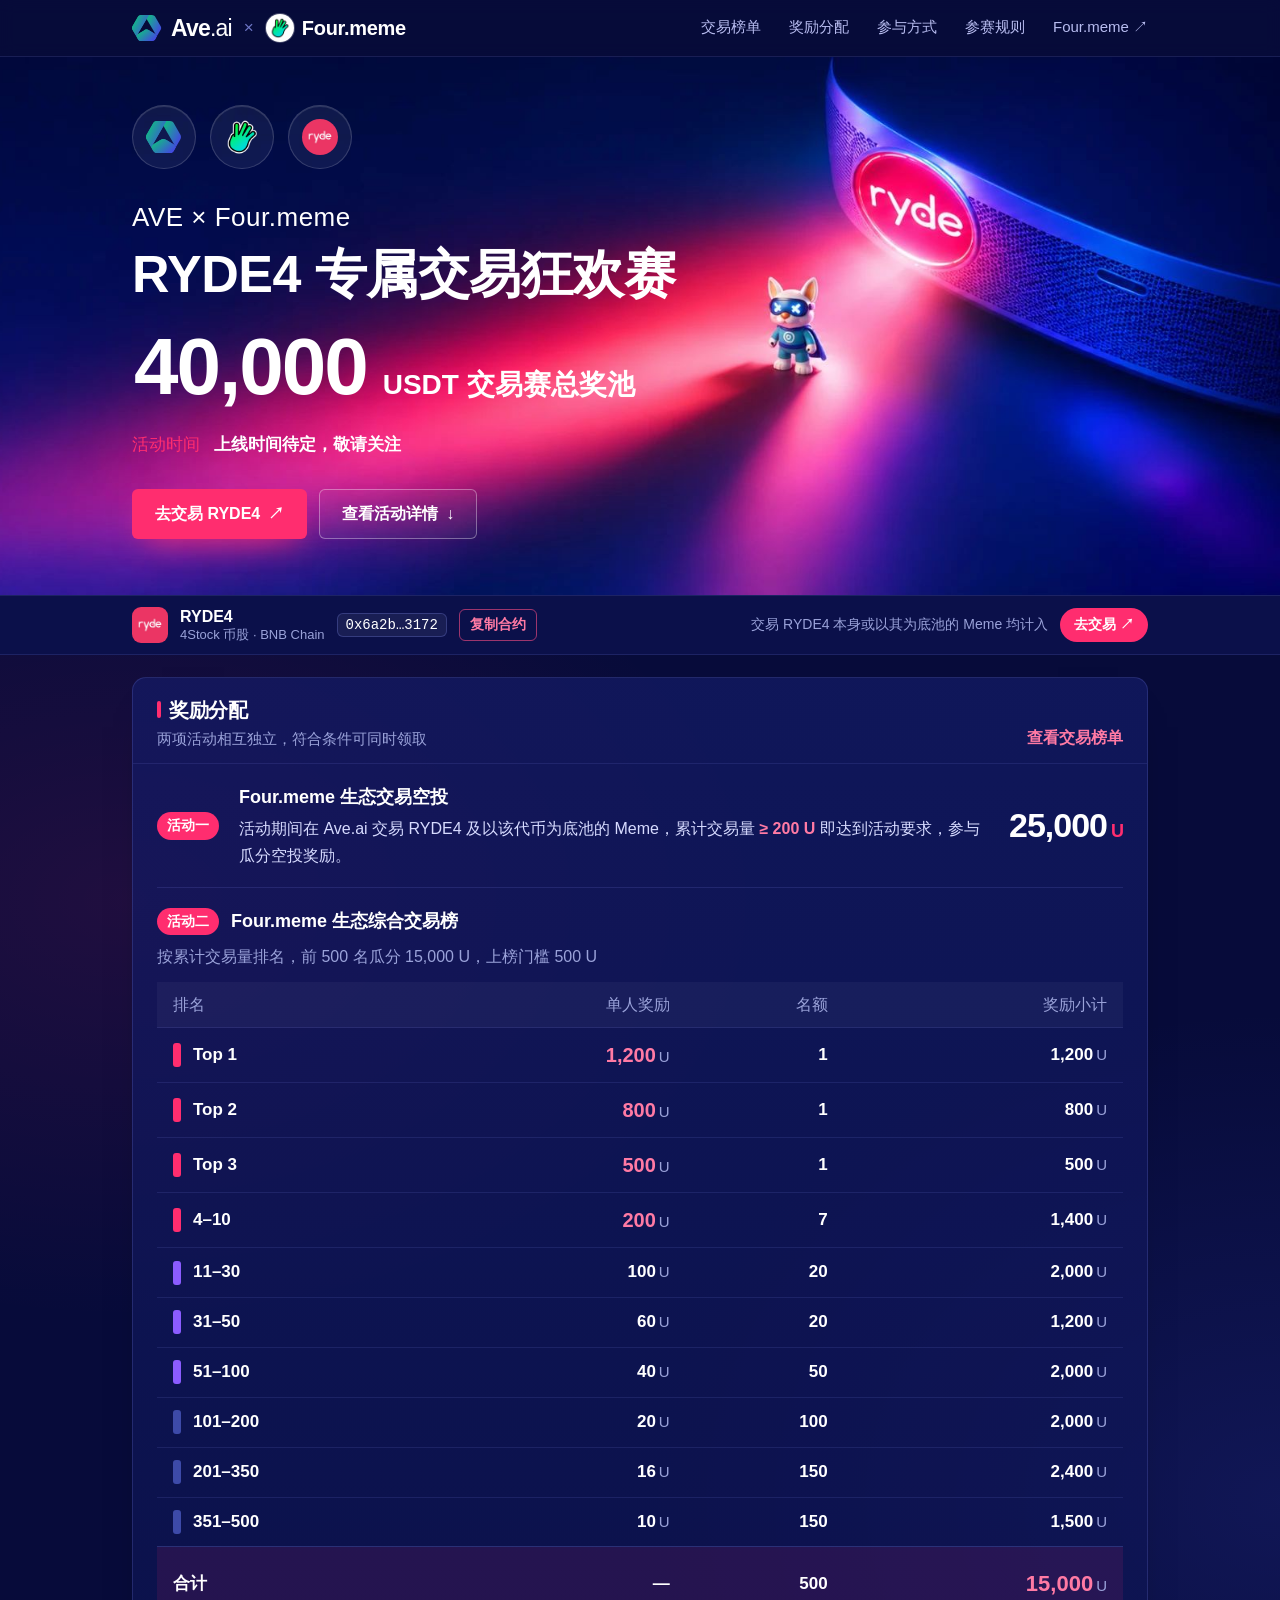
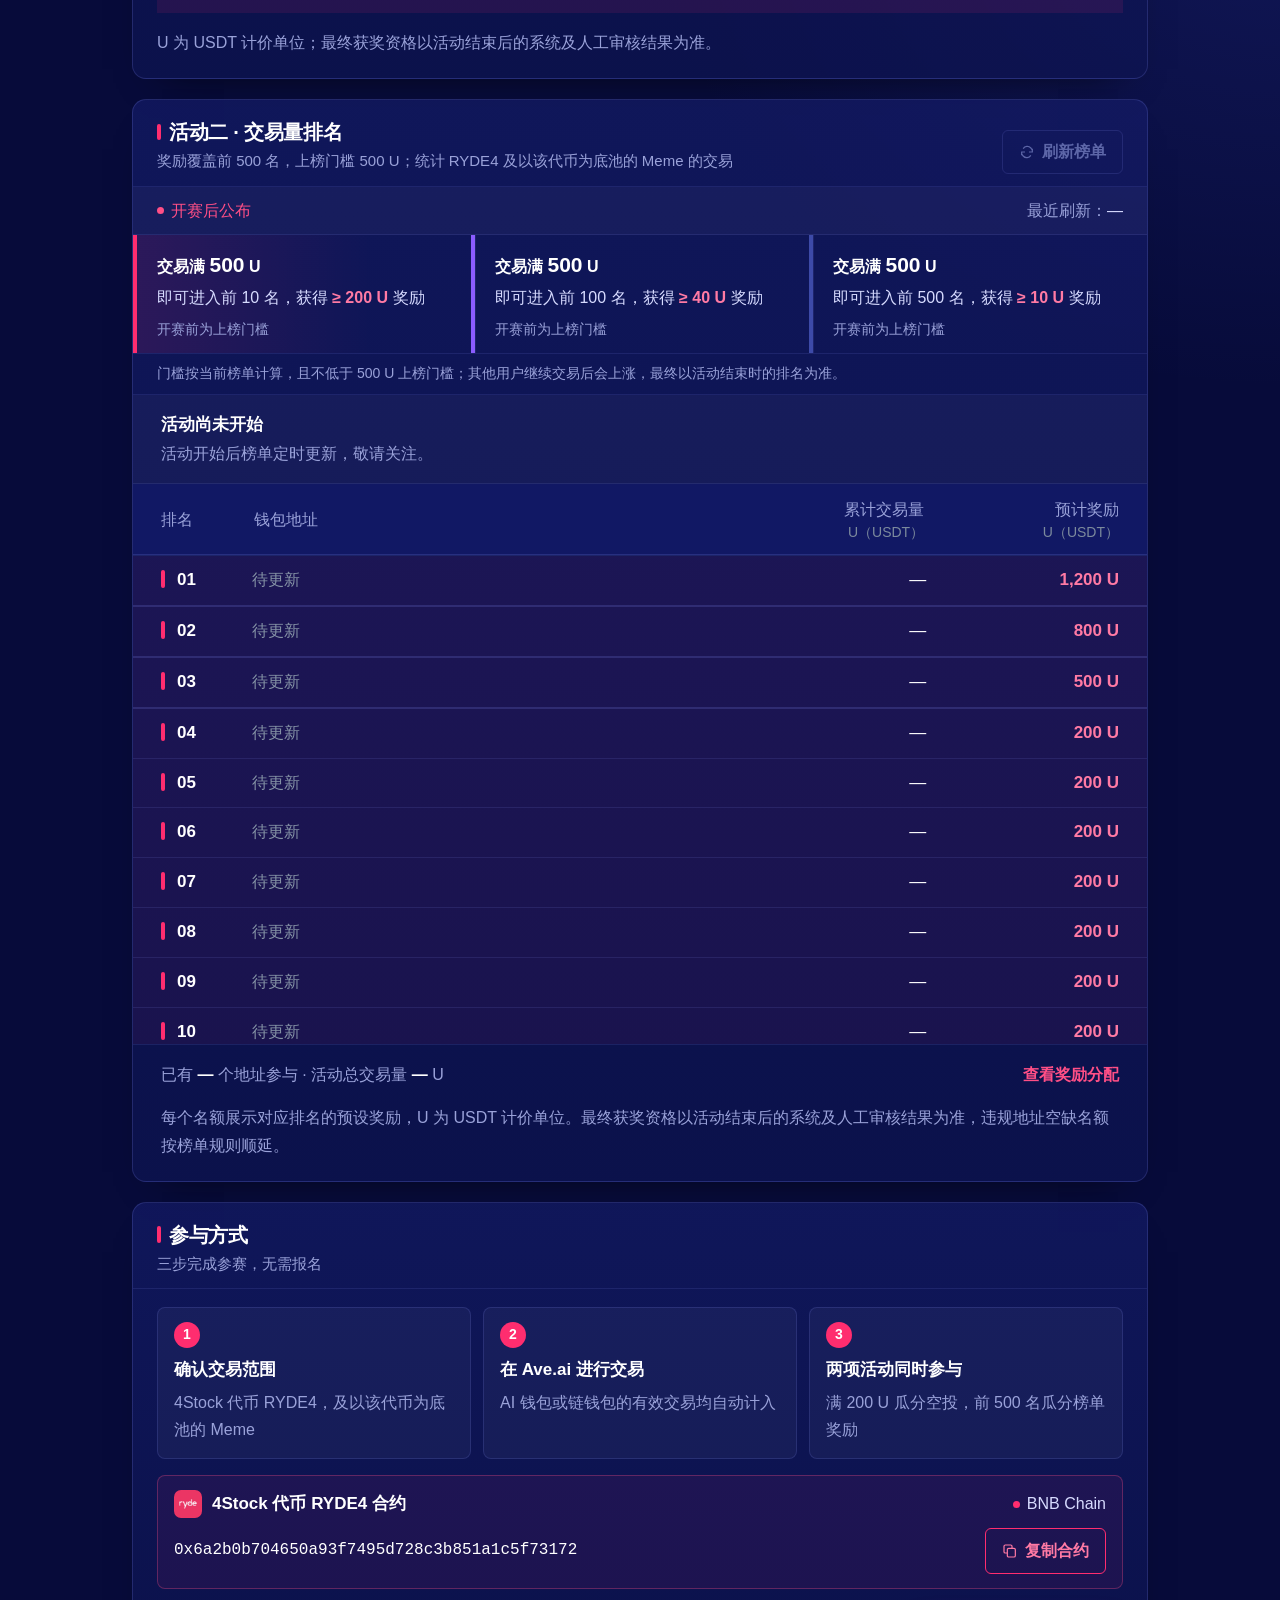
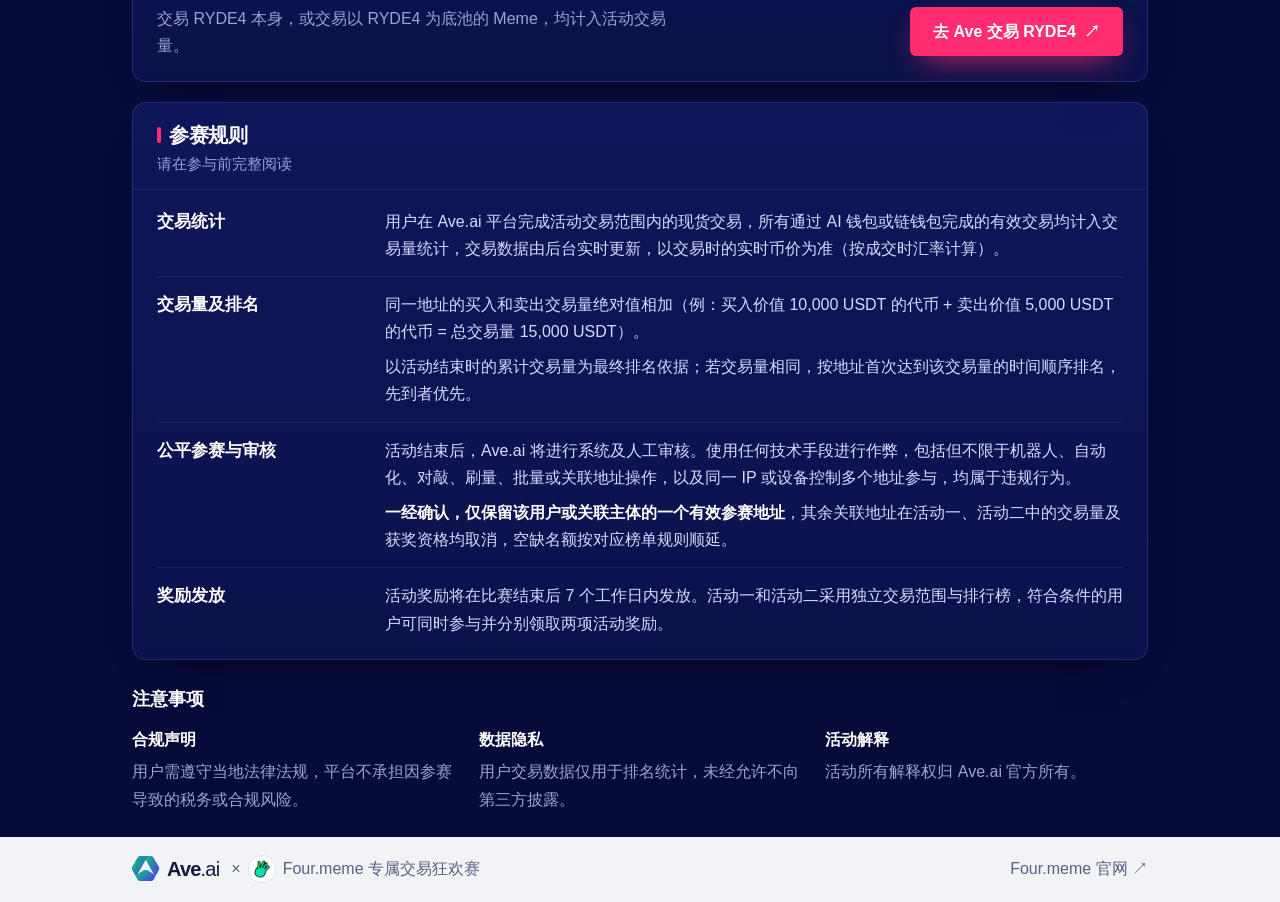
<file: index.html>
<!doctype html>
<html lang="zh-CN">
<head>
  <meta charset="utf-8">
  <meta name="viewport" content="width=device-width, initial-scale=1">
  <meta name="theme-color" content="#070b3a">
  <title>AVE × Four.meme 专属交易狂欢赛｜40,000 USDT 等你拿</title>
  <meta name="description" content="在 Ave.ai 交易 4Stock 代币 RYDE4（BNB Chain）及以该代币为底池的 Meme：交易满 200U 瓜分 25,000 USDT 空投，交易量前 500 名瓜分 15,000 USDT。上线时间待定。">
  <meta property="og:title" content="AVE × Four.meme 专属交易狂欢赛">
  <meta property="og:description" content="40,000 USDT 等你拿！交易 RYDE4 及其底池 Meme，满 200U 瓜分 25,000 USDT，前 500 名瓜分 15,000 USDT。">
  <meta property="og:type" content="website">
  <link rel="icon" type="image/svg+xml" href="[data-uri]">
  <style>
:root{
  color-scheme:light;
  --bg:#f3f6fa;--paper:#fff;--soft:#f7f9fc;--line:#dde4ec;--line-soft:#e9eef4;
  --ink:#13294b;--text:#34465e;--muted:#5f7087;
  --indigo:#3047b8;--indigo-hover:#253a9c;--indigo-soft:#eef1fb;
  --tier1:#13294b;--tier2:#4a63d0;--tier3:#bfcbea;
  --live:#0f8f69;--green:#12b886;
  --sans:-apple-system,BlinkMacSystemFont,"PingFang SC","Hiragino Sans GB","Microsoft YaHei","Segoe UI",sans-serif;
  --mono:ui-monospace,SFMono-Regular,Menlo,Consolas,"Liberation Mono",monospace;
}
*{box-sizing:border-box}
html{scroll-behavior:smooth;scroll-padding-top:20px}
body{margin:0;background:var(--bg);color:var(--text);font:17px/1.7 var(--sans);-webkit-text-size-adjust:100%;font-variant-numeric:tabular-nums}
a{color:inherit;text-decoration:none}
button{font:inherit;cursor:pointer}
button,a{-webkit-tap-highlight-color:transparent}
a:focus-visible,button:focus-visible,[tabindex]:focus-visible{outline:3px solid #6f84e0;outline-offset:3px}
h1,h2,h3,h4,p{margin:0}
strong,b{font-weight:650}
img{display:block}
[hidden]{display:none!important}
.sr-only{position:absolute;width:1px;height:1px;padding:0;margin:-1px;overflow:hidden;clip:rect(0,0,0,0);white-space:nowrap;border:0}
.skip-link{position:absolute;left:12px;top:-70px;background:#fff;padding:10px;z-index:50}
.skip-link:focus{top:10px}
.wrap{max-width:1080px;margin:0 auto;padding:0 32px}

/* Header + hero band */
.topbar,.band{background-color:var(--ink);color:#fff}
.topbar{border-bottom:1px solid rgba(255,255,255,.1)}
.topbar .wrap{display:flex;align-items:center;gap:12px;min-height:64px}
.brand{display:inline-flex;align-items:center;gap:0;color:var(--ink);font-size:23px;font-weight:750;letter-spacing:-.8px;line-height:1}
.brand span{font-weight:500}
.brand .ave-logo{width:30px;height:26px;object-fit:contain;margin-right:9px}
.topbar .brand,.topbar .partner{color:#fff}
.cross{color:rgba(255,255,255,.45);font-size:17px}
.partner{display:inline-flex;align-items:center;gap:8px;color:var(--ink);font-size:20px;font-weight:750;letter-spacing:-.3px}
.oft-logo{width:28px;height:28px;border-radius:50%;object-fit:cover;flex-shrink:0;box-shadow:0 0 0 1px var(--line)}
.topbar .oft-logo{box-shadow:0 0 0 2px rgba(255,255,255,.85)}
.topnav{display:flex;gap:28px;margin-left:auto;font-size:16px;color:#c9d4e6}
.topnav a{padding:6px 0;border-bottom:2px solid transparent}
.topnav a:hover{color:#fff;border-bottom-color:var(--green)}

.band{position:relative;overflow:hidden;border-bottom:4px solid var(--green)}
.band:before{content:"";position:absolute;inset:0 0 0 46%;pointer-events:none;background-image:radial-gradient(rgba(255,255,255,.09) 1.6px,transparent 1.7px);background-size:22px 22px;-webkit-mask-image:linear-gradient(90deg,transparent,#000 40%);mask-image:linear-gradient(90deg,transparent,#000 40%)}
.hero{position:relative;display:grid;grid-template-columns:minmax(0,1fr) minmax(0,420px);gap:56px;align-items:center;padding-top:40px;padding-bottom:48px}
.status-row{display:flex;flex-wrap:wrap;align-items:center;gap:10px;margin-bottom:22px;font-size:15px}
.chip{display:inline-flex;align-items:center;gap:7px;padding:3px 12px;border-radius:999px;background:rgba(255,255,255,.07);border:1px solid rgba(255,255,255,.22);color:#dbe3f0;line-height:1.6}
.chip.status{color:#c3cbff;border-color:rgba(195,203,255,.45)}
.chip.status:before{content:"";width:7px;height:7px;border-radius:50%;background:currentColor}
.chip.status[data-phase="live"]{color:#5fe3b5;border-color:rgba(95,227,181,.5);background:rgba(18,184,134,.12)}
.chip.status[data-phase="ended"]{color:#b8c3d4;border-color:rgba(255,255,255,.22)}
.lockup{display:flex;align-items:center;gap:14px;margin-bottom:20px}
.lockup-tile{display:flex;align-items:center;justify-content:center;width:60px;height:60px;border-radius:50%;background:#fff}
.lockup-tile img{width:34px;height:30px;object-fit:contain}
.lockup-x{font-size:24px;color:rgba(255,255,255,.5);font-weight:300}
.lockup-oft{width:60px;height:60px;border-radius:50%;object-fit:cover;box-shadow:0 0 0 3px #fff}
.hero h1{color:#fff;font-weight:800;line-height:1.14;letter-spacing:-1.5px}
.hero h1 .h1-partners{display:block;font-size:24px;letter-spacing:-.3px;color:#c9d4e6;font-weight:700;margin-bottom:8px}
.hero h1 .h1-main{display:block;font-size:52px}
.tagline{margin-top:14px;font-size:30px;line-height:1.3;font-weight:800;color:var(--green);letter-spacing:-.4px}
.lede{margin-top:12px;font-size:17px;color:#c9d4e6;max-width:30em}
.lede strong{color:#fff}
.when{margin-top:24px;padding-top:20px;border-top:1px solid rgba(255,255,255,.14)}
.time-label{font-size:15px;color:#aab8cc;display:inline-flex;align-items:center;gap:8px}
.tz{font-size:14px;color:#dbe3f0;border:1px solid rgba(255,255,255,.25);border-radius:4px;padding:0 6px;line-height:1.7}
.event-date{display:flex;flex-wrap:wrap;align-items:center;gap:4px 12px;font-size:18px;font-weight:650;color:#fff}
.event-date .time-label{margin-right:4px}
.event-date time,.event-date .date-end{white-space:nowrap}
.event-date .dash{color:rgba(255,255,255,.45);font-weight:400}
.countdown-wrap{display:flex;flex-wrap:wrap;align-items:center;gap:10px 18px;margin-top:16px}
.countdown{display:flex;flex-wrap:wrap;gap:8px}
.cd{display:inline-flex;align-items:baseline;gap:5px;padding:6px 12px;border-radius:8px;background:rgba(255,255,255,.08);border:1px solid rgba(255,255,255,.16)}
.cd b{min-width:2ch;text-align:center;font-size:28px;line-height:1.15;font-weight:800;color:#fff}
.cd span{font-size:14px;color:#aab8cc}
.actions{display:flex;flex-wrap:wrap;gap:12px;margin-top:28px}
.btn{display:inline-flex;align-items:center;justify-content:center;gap:8px;min-height:46px;padding:10px 22px;border-radius:6px;font-size:16px;font-weight:650;white-space:nowrap;border:1px solid transparent;transition:background .15s,border-color .15s}
.btn-primary{background:var(--ink);color:#fff}
.btn-primary:hover{background:#0b1b33}
.btn-secondary{background:var(--paper);color:var(--ink);border-color:#c6d1de}
.btn-secondary:hover{border-color:var(--ink)}
.btn-accent{background:var(--indigo);color:#fff}
.btn-accent:hover{background:var(--indigo-hover)}
.btn-cta{background:var(--green);color:#06231a}
.btn-cta:hover{background:#2fd19e}
.btn-ghost{color:#fff;border-color:rgba(255,255,255,.4)}
.btn-ghost:hover{border-color:#fff;background:rgba(255,255,255,.06)}

/* Prize card with 200 seats */
.pool{background:var(--paper);color:var(--text);border-radius:12px;padding:28px 30px 26px;border-top:5px solid var(--green);box-shadow:0 24px 48px -24px rgba(0,0,0,.55)}
.pool-label{font-size:16px;color:var(--muted)}
.pool-value{font-size:64px;line-height:1.05;font-weight:800;color:var(--ink);letter-spacing:-2.5px;white-space:nowrap}
.pool-value small{font-size:26px;letter-spacing:0;margin-left:6px;font-weight:700;color:var(--indigo)}
.pool-sub{font-size:16px;color:var(--muted);margin-top:4px}
.seat-title{display:flex;justify-content:space-between;align-items:baseline;margin-top:22px;padding-top:18px;border-top:1px solid var(--line-soft);font-size:16px;color:var(--text)}
.seat-title b{color:var(--ink);font-size:17px}
.seats{display:grid;grid-template-columns:repeat(20,1fr);gap:3px;margin-top:12px}
.seats i{display:block;aspect-ratio:1;border-radius:2px;background:var(--tier3)}
.seats.is-animating i{animation:seat-in .35s ease-out both;animation-delay:calc(var(--i) * 6ms + 100ms)}
.seats i.t1{background:var(--tier1)}
.seats i.t2{background:var(--tier2)}
@keyframes seat-in{from{opacity:0;transform:scale(.4)}to{opacity:1;transform:none}}
.tiers{list-style:none;margin:16px 0 0;padding:0;display:grid;gap:8px}
.tiers li{display:grid;grid-template-columns:14px 1fr auto;align-items:center;gap:10px;font-size:16px}
.tiers li:before{content:"";width:14px;height:14px;border-radius:3px;background:var(--tier3)}
.tiers li.t1:before{background:var(--tier1)}
.tiers li.t2:before{background:var(--tier2)}
.tiers li span{color:var(--text)}
.tiers li b{color:var(--ink);font-size:17px;white-space:nowrap}
.tiers li b small{font-size:15px;font-weight:500;color:var(--muted);margin-left:2px}

.content{padding-top:32px}

/* Sections */
.panel{background:var(--paper);border:1px solid var(--line);border-radius:10px;margin-bottom:28px;overflow:hidden}
.panel-head{display:flex;flex-wrap:wrap;align-items:flex-end;justify-content:space-between;gap:12px 20px;padding:24px 28px 18px;border-bottom:1px solid var(--line-soft)}
.panel-head h2{font-size:22px;line-height:1.4;color:var(--ink);font-weight:750;letter-spacing:-.3px}
.panel-head p{font-size:16px;color:var(--muted);margin-top:4px}
.panel-body{padding:24px 28px 28px}
.head-link{font-size:16px;color:var(--indigo);font-weight:600;white-space:nowrap}
.head-link:hover{text-decoration:underline;text-underline-offset:4px}

/* Reward table */
.prize-table{width:100%;border-collapse:collapse;font-size:17px}
.prize-table th,.prize-table td{padding:16px 18px;border-bottom:1px solid var(--line-soft);text-align:right;white-space:nowrap}
.prize-table thead th{font-size:16px;font-weight:500;color:var(--muted);background:var(--soft);padding-top:12px;padding-bottom:12px}
.prize-table tr>:first-child{text-align:left;white-space:normal}
.prize-table tbody th{font-weight:650;color:var(--ink)}
.tier-name{display:flex;align-items:center;gap:12px}
.tier-name:before{content:"";width:12px;height:36px;border-radius:3px;background:var(--tier3);flex-shrink:0}
.t1 .tier-name:before{background:var(--tier1)}
.t2 .tier-name:before{background:var(--tier2)}
.slot-count{display:block;font-size:15px;font-weight:400;color:var(--muted);line-height:1.5}
.prize-table td{color:var(--ink);font-size:18px;font-weight:600}
.prize-table td .unit{font-size:15px;font-weight:500;color:var(--muted);margin-left:3px}
.prize-table tbody tr.t1 td:nth-child(2){color:var(--indigo);font-size:20px;font-weight:750}
.prize-table tfoot th,.prize-table tfoot td{border-bottom:0;padding-top:18px;font-weight:750;color:var(--ink)}
.prize-table tfoot td:last-child{font-size:22px;color:var(--ink)}
.prize-table tfoot th span{display:block;font-size:15px;color:var(--muted);font-weight:400}
.table-scroll{overflow-x:auto;overscroll-behavior-x:contain}
.note{margin-top:16px;font-size:16px;color:var(--muted)}

/* Leaderboard */
.board-meta{display:flex;flex-wrap:wrap;align-items:center;justify-content:space-between;gap:8px 20px;padding:14px 28px;font-size:16px;color:var(--muted);background:var(--soft);border-bottom:1px solid var(--line-soft)}
.data-status{display:inline-flex;align-items:center;gap:7px}
.data-status:before{content:"";width:7px;height:7px;border-radius:50%;background:#8a98ab}
.data-status[data-state="ready"]{color:var(--live)}
.data-status[data-state="loading"]{color:var(--indigo)}
.data-status[data-state="error"]{color:#a5672a}
.data-status[data-state]:before{background:currentColor}
#updated-at{color:var(--text)}
.refresh-button{display:inline-flex;align-items:center;gap:7px;min-height:44px;padding:6px 16px;border:1px solid #c6d1de;border-radius:6px;background:var(--paper);color:var(--ink);font-size:16px;font-weight:600}
.refresh-button:hover:not(:disabled){border-color:var(--ink)}
.refresh-button:disabled{cursor:default;color:#98a5b6;background:var(--soft);border-color:var(--line)}
.thresholds{display:grid;grid-template-columns:repeat(3,minmax(0,1fr));border-bottom:1px solid var(--line-soft)}
.th-item{padding:16px 28px 16px 24px;border-left:4px solid var(--tier3)}
.th-item+.th-item{box-shadow:inset 1px 0 0 var(--line-soft)}
.th-item.t1{border-left-color:var(--tier1)}
.th-item.t2{border-left-color:var(--tier2)}
.th-tier{margin:2px 0 0;font-size:16px;color:var(--text)}
.th-tier span{color:var(--indigo);font-weight:700}
.th-value{margin:0;font-size:16px;color:var(--ink);font-weight:600;white-space:nowrap}
.th-value b{font-size:21px;font-weight:750;color:var(--ink);font-variant-numeric:tabular-nums}
.th-value.is-open b{font-size:19px;color:var(--live)}
.th-hint{margin:6px 0 0;font-size:14px;color:#7c8a9d}
.th-note{margin:0;padding:10px 28px;font-size:14px;color:var(--muted);border-bottom:1px solid var(--line-soft)}
.empty-state{padding:16px 28px;border-bottom:1px solid var(--line-soft);background:#fbfcfe}
.empty-state h3{font-size:17px;color:var(--ink);font-weight:650}
.empty-state p{font-size:16px;color:var(--muted)}
.board-scroll{max-height:660px;overflow:auto;overscroll-behavior:contain}
.board-table{width:100%;min-width:640px;border-collapse:collapse;table-layout:fixed}
.board-table thead th{position:sticky;top:0;z-index:1;background:var(--paper);box-shadow:inset 0 -1px 0 var(--line);text-align:left;font-size:16px;font-weight:500;color:var(--muted);padding:12px 20px}
.board-table thead small{display:block;font-size:14px;color:#7c8a9d;font-weight:400;line-height:1.4}
.board-table th,.board-table td{padding:13px 20px;border-bottom:1px solid var(--line-soft);text-align:left}
.board-table thead th:first-child,.board-table .rank-cell{padding-left:28px}
.board-table thead th:last-child,.board-table .reward-cell{padding-right:28px}
.board-table col.c-rank{width:10%}.board-table col.c-wallet{width:46%}.board-table col.c-vol{width:24%}.board-table col.c-reward{width:20%}
.board-table thead th:nth-child(3),.board-table thead th:nth-child(4),.board-table .numeric{text-align:right}
.rank-cell{font-size:17px;font-weight:650;color:var(--text)}
.rank-cell:before{content:"";display:inline-block;width:4px;height:18px;border-radius:2px;background:var(--tier3);vertical-align:-3px;margin-right:12px}
.tier1 .rank-cell{color:var(--ink)}
.tier1 .rank-cell:before{background:var(--tier1)}
.tier2 .rank-cell:before{background:var(--tier2)}
.tier1{background:#f8f9fd}
.tier-start>*{border-top:2px solid var(--line)}
.wallet-address{display:block;font:16px/1.6 var(--mono);color:var(--text);overflow-wrap:anywhere}
.addr-short{display:none}
.wallet-pending{font:400 16px/1.6 var(--sans);color:#8593a6}
.numeric{font-size:17px;color:var(--ink);white-space:nowrap}
.reward-cell{font-weight:700;color:var(--indigo)}
.board-table tbody tr:hover{background:#f1f4fb}
.board-foot{display:flex;flex-wrap:wrap;justify-content:space-between;gap:8px 20px;padding:16px 28px;font-size:16px;color:var(--muted);border-top:1px solid var(--line-soft)}
.board-foot b{color:var(--ink)}
.board-foot a{color:var(--indigo);font-weight:600}
.scroll-hint{display:none}
.rest-row td{padding:16px 28px;font-size:16px;color:var(--muted);background:var(--soft)}
.rest-row b{color:var(--indigo)}

/* Participate */
.steps{list-style:none;margin:0 0 24px;padding:0;display:grid;grid-template-columns:repeat(3,minmax(0,1fr));gap:16px;counter-reset:step}
.steps li{counter-increment:step;padding:18px 20px;border:1px solid var(--line-soft);border-radius:8px;background:var(--soft)}
.steps li:before{content:counter(step);display:flex;align-items:center;justify-content:center;width:30px;height:30px;border-radius:50%;background:var(--ink);color:#fff;font-size:16px;font-weight:700;margin-bottom:12px}
.steps h3{font-size:17px;color:var(--ink);font-weight:650}
.steps p{font-size:16px;color:var(--muted);margin-top:4px}
.contract{border:1px solid #c9d2f1;background:var(--indigo-soft);border-radius:8px;padding:18px 20px}
.contract-head{display:flex;flex-wrap:wrap;align-items:center;justify-content:space-between;gap:6px 14px;margin-bottom:10px;font-size:16px}
.contract-head strong{color:var(--ink);font-size:17px}
.network{display:inline-flex;align-items:center;gap:7px;color:var(--text)}
.network:before{content:"";width:7px;height:7px;border-radius:50%;background:var(--indigo)}
.contract-row{display:flex;flex-wrap:wrap;align-items:center;justify-content:space-between;gap:12px}
.contract-row code{flex:1 1 440px;min-width:0;font:16px/1.7 var(--mono);color:var(--ink);overflow-wrap:anywhere}
.copy-button{display:inline-flex;align-items:center;justify-content:center;gap:7px;min-height:44px;padding:8px 16px;border-radius:6px;border:1px solid var(--indigo);background:var(--paper);color:var(--indigo);font-size:16px;font-weight:650;flex-shrink:0}
.copy-button:hover{background:#fff;box-shadow:inset 0 0 0 1px var(--indigo)}
.participate-foot{display:flex;flex-wrap:wrap;align-items:center;justify-content:space-between;gap:16px 24px;margin-top:22px}
.participate-foot p{font-size:16px;color:var(--muted);max-width:32em}

/* Rules */
.rules{display:grid;gap:22px}
.rules section{display:grid;grid-template-columns:200px minmax(0,1fr);gap:8px 28px;padding-bottom:22px;border-bottom:1px solid var(--line-soft)}
.rules section:last-child{border-bottom:0;padding-bottom:0}
.rules h3{font-size:17px;color:var(--ink);font-weight:650;line-height:1.6}
.rules p{font-size:16px;line-height:1.8;color:var(--text)}
.rules p+p{margin-top:8px}
.rules strong{color:var(--ink)}

/* Notice + footer */
.notice{padding:4px 0 28px}
.notice h2{font-size:18px;color:var(--ink);margin-bottom:12px}
.notice dl{display:grid;grid-template-columns:repeat(3,minmax(0,1fr));gap:24px;margin:0}
.notice dt{font-size:16px;color:var(--ink);font-weight:650;margin-bottom:4px}
.notice dd{margin:0;font-size:16px;line-height:1.8;color:var(--muted)}
footer{border-top:1px solid var(--line);background:var(--paper)}
footer .wrap{display:flex;flex-wrap:wrap;align-items:center;justify-content:space-between;gap:14px 24px;padding-top:22px;padding-bottom:26px}
.footer-brand{display:flex;flex-wrap:wrap;align-items:center;gap:10px 12px}
footer .brand{font-size:20px}
footer .brand .ave-logo{width:28px;height:25px;margin-right:7px}
.footer-event{display:inline-flex;align-items:center;gap:8px;font-size:16px;color:var(--muted)}
.footer-event .oft-logo{width:26px;height:26px}
.social-link{font-size:16px;color:var(--text)}
.social-link:hover{color:var(--indigo)}

.mobile-action{display:none}
.toast{position:fixed;left:50%;bottom:30px;transform:translateX(-50%);background:var(--ink);color:#fff;padding:10px 20px;border-radius:6px;font-size:16px;z-index:30;opacity:0;pointer-events:none;transition:opacity .15s;max-width:calc(100% - 32px);width:max-content;text-align:center}
.toast.visible{opacity:1}

@media(max-width:960px){
  .hero{grid-template-columns:1fr;gap:32px;padding-top:36px}
  .band:before{inset:0 0 0 30%}
  .hero h1 .h1-main{font-size:46px}
  .pool{max-width:560px}
}
@media(max-width:760px){
  body{font-size:16px}
  .wrap{padding:0 16px}
  .topbar .wrap{min-height:56px;gap:8px}
  .brand{font-size:20px}
  .brand .ave-logo{margin-right:7px}
  .brand .ave-logo{width:26px;height:23px}
  .partner{font-size:17px;gap:6px}
  .partner .oft-logo{width:24px;height:24px}
  .topnav{gap:0}
  .topnav a{display:none}
  .topnav a.nav-board{display:inline-block;font-weight:650;color:var(--green)}
  .hero{padding-top:26px;padding-bottom:30px;gap:26px}
  .band:before{inset:0;background-size:18px 18px;-webkit-mask-image:linear-gradient(180deg,#000,transparent 60%);mask-image:linear-gradient(180deg,#000,transparent 60%)}
  .status-row{margin-bottom:18px}
  .lockup{gap:12px;margin-bottom:16px}
  .lockup-tile,.lockup-oft{width:48px;height:48px}
  .lockup-tile img{width:28px;height:25px}
  .lockup-x{font-size:20px}
  .hero h1 .h1-partners{font-size:20px;margin-bottom:4px}
  .hero h1 .h1-main{font-size:36px;letter-spacing:-.8px}
  .tagline{font-size:24px;margin-top:10px}
  .lede{font-size:16px}
  .when{margin-top:20px;padding-top:18px}
  .event-date{font-size:17px}
  .event-date .time-label{flex-basis:100%}
  .countdown-wrap{gap:8px}
  .countdown{gap:6px;flex-wrap:nowrap}
  .cd{padding:5px 8px;gap:3px}
  .cd b{font-size:22px}
  .cd span{font-size:13px}
  .actions{display:none}
  .pool{padding:22px 18px 20px}
  .pool-value{font-size:48px}
  .pool-value small{font-size:20px}
  .content{padding-top:24px}
  .seats{gap:2px}
  .panel{margin-bottom:22px}
  .panel-head{padding:18px 16px 14px}
  .panel-head h2{font-size:20px}
  .panel-body{padding:18px 16px 20px}
  .prize-table{font-size:16px}
  .prize-table th,.prize-table td{padding:14px 8px}
  .prize-table thead th{font-size:15px}
  .tier-name{gap:8px}
  .tier-name:before{width:8px;height:34px}
  .prize-table td{font-size:16px}
  .prize-table td .unit{font-size:15px}
  .prize-table tbody tr.t1 td:nth-child(2){font-size:18px}
  .prize-table tfoot td:last-child{font-size:19px}
  .board-meta{padding:12px 16px}
  .empty-state{padding:14px 16px}
  .thresholds{grid-template-columns:1fr}
  .th-item{padding:12px 16px 12px 12px}
  .th-item+.th-item{box-shadow:inset 0 1px 0 var(--line-soft)}
  .th-tier{font-size:15px}
  .th-value{font-size:15px}
  .th-value b{font-size:19px}
  .th-value.is-open b{font-size:17px}
  .th-hint{font-size:13px}
  .th-note{padding:10px 16px;font-size:13px}
  .scroll-hint{display:block;padding:10px 16px 0;font-size:15px;color:var(--muted)}
  .board-scroll{max-height:560px}
  .board-table{min-width:0}
  .board-table col.c-rank{width:13%}.board-table col.c-wallet{width:31%}.board-table col.c-vol{width:37%}.board-table col.c-reward{width:19%}
  .board-table thead th:first-child{white-space:nowrap;padding-right:0}
  .board-table td:nth-child(2){padding-left:4px;padding-right:4px}
  .addr-short{white-space:nowrap}
  .board-table th,.board-table td{padding:12px 6px}
  .board-table thead th{font-size:14px;padding-top:10px;padding-bottom:10px;line-height:1.4}
  .board-table thead th:last-child small{display:none}
  .board-table thead th:last-child{white-space:nowrap;padding-left:0}
  .vol-unit{display:none}
  .th-prefix{display:none}
  .board-table thead th:first-child,.board-table .rank-cell{padding-left:12px}
  .board-table thead th:last-child,.board-table .reward-cell{padding-right:14px}
  .rank-cell{font-size:16px}
  .rank-cell:before{display:none}
  .tier1 .rank-cell,.tier2 .rank-cell{box-shadow:inset 3px 0 0 var(--tier2)}
  .tier1 .rank-cell{box-shadow:inset 3px 0 0 var(--tier1)}
  .addr-full{display:none}.addr-short{display:inline}
  .wallet-address,.wallet-pending{font-size:15px}
  .numeric{font-size:16px;white-space:normal;overflow-wrap:anywhere}
  .reward-cell{white-space:nowrap}
  .board-foot{padding:14px 16px}
  .rest-row td{padding:14px 12px;font-size:15px}
  .steps{grid-template-columns:1fr;gap:12px;margin-bottom:18px}
  .steps li{display:grid;grid-template-columns:30px 1fr;column-gap:14px;padding:14px 16px}
  .steps li:before{margin:2px 0 0;grid-row:span 2}
  .steps p{margin-top:0}
  .contract{padding:14px}
  .contract-row code{flex-basis:100%;font-size:15px}
  .copy-button{width:100%}
  .participate-foot .btn{width:100%}
  .rules section{grid-template-columns:1fr;gap:4px}
  .rules p{font-size:16px}
  .notice dl{grid-template-columns:1fr;gap:14px}
  footer .wrap{padding-bottom:100px}
  .mobile-action{display:flex;gap:10px;position:fixed;left:0;right:0;bottom:0;z-index:20;padding:10px 16px calc(10px + env(safe-area-inset-bottom));background:rgba(255,255,255,.97);border-top:1px solid var(--line)}
  .mobile-action .btn{flex:1;min-height:48px;padding:10px;font-size:16px}
  .mobile-action .btn-secondary{flex:0 0 38%}
  .toast{bottom:88px}
}
@media(max-width:370px){
  .hero h1 .h1-main{font-size:32px}
  .tagline{font-size:22px}
  .pool-value{font-size:42px}
  .cd{padding:4px 6px}
  .cd b{font-size:20px}
  .brand{font-size:18px}
  .partner{font-size:16px}
  .cross{font-size:14px}
}
@media(prefers-reduced-motion:reduce){html{scroll-behavior:auto}*{transition:none!important;animation:none!important}}
  
/* ===== Four.meme 活动专属样式（叠加在 OFT 模板之上） ===== */
.fm-logo{background:#fff;object-fit:contain;padding:3px}
.lockup-oft.fm-logo{padding:8px}
.chip-logo{width:18px;height:18px;border-radius:5px}
.pool-split{display:grid;grid-template-columns:1fr 1fr;gap:10px;margin-top:16px}
.pool-split div{padding:10px 12px;border-radius:8px;background:var(--soft);border:1px solid var(--line-soft)}
.pool-split span{display:block;font-size:14px;color:var(--muted)}
.pool-split b{display:block;font-size:22px;color:var(--ink);font-weight:800;line-height:1.3}
.pool-split small{display:block;font-size:13px;color:var(--muted)}
.tiers li b{font-size:16px}
.act-card{display:grid;grid-template-columns:auto 1fr auto;align-items:center;gap:8px 20px;padding:0 0 24px;border-bottom:1px solid var(--line-soft);margin-bottom:24px}
.act-tag{display:inline-block;padding:2px 10px;border-radius:999px;background:var(--ink);color:#fff;font-size:14px;font-weight:650;white-space:nowrap}
.act-main h3,.act-head h3{font-size:18px;color:var(--ink);font-weight:750}
.act-main p{font-size:16px;color:var(--text);margin-top:2px}
.act-main strong{color:var(--indigo)}
.act-amount{font-size:34px;font-weight:800;color:var(--ink);letter-spacing:-1px;white-space:nowrap}
.act-amount .unit{font-size:18px;color:var(--indigo);margin-left:4px}
.act-head{display:flex;flex-wrap:wrap;align-items:center;gap:6px 12px;margin-bottom:12px}
.act-head p{flex-basis:100%;font-size:16px;color:var(--muted)}
.prize-table td{font-size:17px}
.contract-name{display:inline-flex;align-items:center;gap:10px}
.contract-name img{width:28px;height:28px;border-radius:7px}
@media(max-width:760px){
  .pool-split b{font-size:19px}
  .tiers li{font-size:15px}
  .tiers li b{font-size:15px}
  /* 奖池卡片：两个活动改为上下两行，标题左、金额右 */
  .pool-split{grid-template-columns:1fr;gap:8px}
  .pool-split div{display:grid;grid-template-columns:1fr auto;align-items:center;column-gap:10px;padding:9px 12px}
  .pool-split span{grid-column:1}
  .pool-split small{grid-column:1}
  .pool-split b{grid-column:2;grid-row:1 / span 2;font-size:20px;white-space:nowrap}
  /* 活动一卡片：标签不撑满整行 */
  .act-card{grid-template-columns:1fr;padding:0 0 20px;margin-bottom:20px}
  .act-card .act-tag{justify-self:start}
  .act-amount{font-size:28px}
  /* 奖励表：排名不折行，四列压紧 */
  .prize-table{font-size:15px}
  .prize-table th,.prize-table td{padding:11px 6px}
  .prize-table thead th{font-size:14px}
  .prize-table td{font-size:15px}
  .prize-table td .unit{font-size:13px}
  .prize-table tbody tr.t1 td:nth-child(2){font-size:16px}
  .prize-table tr>:first-child{white-space:nowrap}
  .tier-name{gap:6px}
  .tier-name:before{width:5px;height:26px}
  /* 榜单：奖励金额最长 10,000 U，加宽奖励列 */
  .board-table col.c-rank{width:13%}.board-table col.c-wallet{width:31%}.board-table col.c-vol{width:29%}.board-table col.c-reward{width:27%}
  .board-table thead th small{display:none}
  .board-table thead th{white-space:nowrap}
  .board-table .numeric{font-size:15px}
  .rank-cell{font-size:15px}
  .wallet-address,.wallet-pending{font-size:14px}
}
.seat-title + .tiers{margin-top:14px}

/* ===== 主题色：RYDE4 币股 Logo 粉红 #EA3864（11/21 Alex 定） ===== */
:root{
  --pink:#ea3864;--pink-deep:#c81f4d;--rose:#3d0f20;
  --bg:#fdf4f6;--paper:#fff;--soft:#fff6f8;--line:#f2d9e0;--line-soft:#f8e7ec;
  --ink:#3d0f20;--text:#4b3940;--muted:#836973;
  --indigo:#ea3864;--indigo-hover:#c81f4d;--indigo-soft:#fdeef2;
  --tier1:#a3123c;--tier2:#ea3864;--tier3:#f6c3d0;
  --live:#c81f4d;--green:#ea3864;
}
a:focus-visible,button:focus-visible,[tabindex]:focus-visible{outline-color:#f48aa6}
.topbar,.band{background-color:var(--pink)}
.topbar{border-bottom-color:rgba(255,255,255,.18)}
.topnav{color:rgba(255,255,255,.88)}
.topnav a:hover{color:#fff;border-bottom-color:#fff}
.band{border-bottom-color:var(--tier1)}
.band:before{background-image:radial-gradient(rgba(255,255,255,.16) 1.6px,transparent 1.7px)}
.cross,.lockup-x{color:rgba(255,255,255,.7)}
.hero h1 .h1-partners{color:rgba(255,255,255,.9)}
.tagline{color:#fff}
.lede{color:rgba(255,255,255,.9)}
.time-label{color:rgba(255,255,255,.82)}
.tz{color:#fff;border-color:rgba(255,255,255,.45)}
.event-date .dash{color:rgba(255,255,255,.6)}
.when{border-top-color:rgba(255,255,255,.28)}
.cd{background:rgba(255,255,255,.14);border-color:rgba(255,255,255,.28)}
.cd span{color:rgba(255,255,255,.8)}
.btn-cta{background:var(--pink);color:#fff}
.btn-cta:hover{background:var(--pink-deep)}
.hero .btn-cta{background:#fff;color:var(--pink-deep)}
.hero .btn-cta:hover{background:#ffe9ef}
.btn-ghost{border-color:rgba(255,255,255,.6)}
.pool{border-top-color:var(--tier1);box-shadow:0 24px 48px -24px rgba(90,10,35,.55)}
.pool-value small{color:var(--pink)}
.steps li:before{background:var(--pink)}
.contract{border-color:#f5c6d3}
.network:before{background:var(--pink)}
.copy-button{border-color:var(--pink);color:var(--pink-deep)}
.copy-button:hover{box-shadow:inset 0 0 0 1px var(--pink)}
.tier1{background:#fff5f8}
.board-table tbody tr:hover{background:#fdeef2}
.empty-state{background:#fffafb}
.act-tag{background:var(--pink)}
.prize-table tfoot td:last-child{color:var(--pink-deep)}
@media(max-width:760px){
  .topnav a.nav-board{color:#fff}
}


/* ===== 浅色渐变版（11/21 Alex：不要深色，浅色渐变；多些元素、更紧凑） ===== */
:root{--grad:linear-gradient(110deg,#ff6b8b 0%,#ea3864 55%,#d42a58 100%);--rose-text:#3d0f20}
body{background:linear-gradient(180deg,#fff5f7 0,#fdf7f8 900px,#fbf8f9 100%)}
.topbar{background:rgba(255,255,255,.92);color:var(--ink);border-bottom:1px solid #f6dfe5;position:sticky;top:0;z-index:25;backdrop-filter:blur(8px)}
.topbar .brand,.topbar .partner{color:var(--ink)}
.topbar .wrap{min-height:56px}
.cross{color:#d7a7b5}
.topnav{color:#6f5560;font-size:15px}
.topnav a:hover{color:var(--pink);border-bottom-color:var(--pink)}
.topbar .oft-logo{box-shadow:0 0 0 1px #f2d6de}
.band{color:var(--ink);background:
  radial-gradient(620px 380px at 92% 12%,rgba(255,170,150,.45),transparent 65%),
  radial-gradient(520px 420px at 6% 100%,rgba(255,196,214,.75),transparent 70%),
  linear-gradient(120deg,#fff4f7 0%,#ffe3ea 42%,#ffd0db 75%,#ffdccf 100%);
  border-bottom:0}
.band:before{inset:0 0 0 40%;background-image:radial-gradient(rgba(234,56,100,.16) 1.4px,transparent 1.5px);background-size:22px 22px}
.band:after{content:"";position:absolute;left:0;right:0;bottom:0;height:3px;background:linear-gradient(90deg,#ffb3a6,#ea3864,#ff8aa5)}
.hero-mark{position:absolute;right:-60px;bottom:-90px;width:340px;height:340px;opacity:.09;transform:rotate(-12deg);border-radius:60px;pointer-events:none}
.hero{padding-top:30px;padding-bottom:34px;gap:44px}
.lockup{margin-bottom:14px;gap:10px}
.lockup-tile,.lockup-oft,.lockup-ryde{width:52px;height:52px;box-shadow:0 8px 18px -10px rgba(160,20,60,.55)}
.lockup-tile img{width:30px;height:27px}
.lockup-oft.fm-logo{padding:7px;box-shadow:0 0 0 2px #fff,0 8px 18px -10px rgba(160,20,60,.55)}
.lockup-ryde{border-radius:14px;object-fit:cover}
.lockup-x{color:#d39aab;font-size:20px}
.hero h1{color:var(--ink)}
.hero h1 .h1-partners{color:#9a5468;font-size:20px;margin-bottom:4px}
.hero h1 .h1-main{font-size:48px;background:linear-gradient(100deg,#7a0f33 0%,#d42a58 55%,#ff6b6b 100%);-webkit-background-clip:text;background-clip:text;color:transparent}
.tagline{margin-top:8px;font-size:27px;color:var(--pink)}
.lede{margin-top:8px;color:#6b4f5a;font-size:16px}
.lede strong{color:var(--rose-text)}
.hero-points{list-style:none;margin:16px 0 0;padding:0;display:grid;grid-template-columns:repeat(3,minmax(0,1fr));gap:10px;max-width:520px}
.hero-points li{padding:10px 12px;border-radius:12px;background:rgba(255,255,255,.72);border:1px solid rgba(234,56,100,.18);box-shadow:0 8px 20px -16px rgba(160,20,60,.6)}
.hero-points b{display:block;font-size:21px;line-height:1.2;font-weight:800;color:var(--pink)}
.hero-points span{display:block;font-size:13px;line-height:1.45;color:#7a5f69;margin-top:3px}
.when{margin-top:16px;padding-top:14px;border-top:1px solid rgba(234,56,100,.18)}
.time-label{color:#8a6b76}
.tz{color:var(--pink-deep);border-color:rgba(234,56,100,.35)}
.event-date{color:var(--ink);font-size:17px}
.event-date .dash{color:#d39aab}
.countdown-wrap{margin-top:10px}
.cd{background:#fff;border-color:#f6d3dc;box-shadow:0 6px 14px -12px rgba(160,20,60,.7)}
.cd b{color:var(--pink-deep);font-size:24px}
.cd span{color:#8a6b76}
.actions{margin-top:18px}
.btn-cta,.hero .btn-cta{background:var(--grad);color:#fff;box-shadow:0 10px 22px -12px rgba(212,42,88,.85)}
.btn-cta:hover,.hero .btn-cta:hover{background:linear-gradient(110deg,#f25a7d,#d42a58)}
.btn-ghost{color:var(--pink-deep);border-color:rgba(234,56,100,.45);background:rgba(255,255,255,.6)}
.btn-ghost:hover{border-color:var(--pink);background:#fff}
.pool{border-top:0;border-radius:16px;position:relative;overflow:hidden;padding:22px 24px 20px;box-shadow:0 26px 50px -30px rgba(160,20,60,.55);border:1px solid #f8dde4}
.pool:before{content:"";position:absolute;left:0;right:0;top:0;height:5px;background:linear-gradient(90deg,#ff8aa5,#ea3864,#ffb3a6)}
.pool-value{font-size:56px;background:linear-gradient(100deg,#7a0f33,#ea3864);-webkit-background-clip:text;background-clip:text;color:transparent}
.pool-value small{-webkit-text-fill-color:var(--pink)}
.pool-split{margin-top:12px}
.pool-split div{background:linear-gradient(135deg,#fff6f8,#fff0ee);border-color:#f8dbe2}
.pool-split b{color:var(--pink-deep)}
.seat-title{margin-top:14px;padding-top:12px}
.tiers{gap:6px}
/* 合约条 */
.token-strip{background:#fff;border-bottom:1px solid #f6dfe5;box-shadow:0 8px 20px -18px rgba(160,20,60,.5)}
.token-strip .wrap{display:flex;align-items:center;gap:12px;min-height:58px;padding-top:8px;padding-bottom:8px;flex-wrap:wrap}
.token-strip img{width:36px;height:36px;border-radius:9px}
.ts-name{display:flex;flex-direction:column;line-height:1.25}
.ts-name b{color:var(--ink);font-size:16px}
.ts-name span{font-size:13px;color:var(--muted)}
.ts-addr{font:14px var(--mono);color:var(--ink);background:#fff4f6;border:1px solid #f6dbe2;border-radius:6px;padding:3px 8px}
.ts-copy{border:1px solid #f1c3cf;background:#fff;color:var(--pink-deep);border-radius:6px;padding:3px 10px;font-size:14px;font-weight:600}
.ts-copy:hover{border-color:var(--pink)}
.ts-scope{font-size:14px;color:var(--muted);margin-left:auto}
.ts-trade{font-size:14px;font-weight:700;color:#fff;background:var(--grad);border-radius:999px;padding:5px 14px}
/* 紧凑 */
.content{padding-top:22px}
.panel{margin-bottom:20px;border-radius:14px;border-color:#f3dde3;box-shadow:0 12px 28px -26px rgba(160,20,60,.45)}
.panel-head{padding:18px 24px 12px}
.panel-head h2{font-size:20px;position:relative;padding-left:12px}
.panel-head h2:before{content:"";position:absolute;left:0;top:.28em;bottom:.28em;width:4px;border-radius:2px;background:var(--grad)}
.panel-head p{font-size:15px;margin-top:2px}
.panel-body{padding:18px 24px 22px}
.act-card{padding-bottom:18px;margin-bottom:18px}
.act-tag{background:var(--grad)}
.prize-table th,.prize-table td{padding:10px 16px}
.prize-table thead th{background:#fff4f6;padding-top:9px;padding-bottom:9px}
.prize-table tfoot tr{background:linear-gradient(90deg,#fff1f4,#fff8f3)}
.tier-name:before{height:24px;width:8px}
.board-meta{background:#fff6f8;padding:10px 24px}
.th-item{padding:12px 22px 12px 20px}
.th-item.t1{background:linear-gradient(90deg,#fff3f6,transparent 70%)}
.th-note{padding:8px 24px}
.board-table th,.board-table td{padding:10px 18px}
.board-scroll{max-height:560px}
.steps{gap:12px;margin-bottom:16px}
.steps li{padding:14px 16px;background:linear-gradient(160deg,#fff,#fff4f6);border-color:#f6dfe5}
.steps li:before{background:var(--grad);width:26px;height:26px;font-size:14px;margin-bottom:8px}
.contract{padding:14px 16px;background:linear-gradient(120deg,#fff3f6,#fff7f3)}
.participate-foot{margin-top:16px}
.rules{gap:14px}
.rules section{padding-bottom:14px}
.rules p{line-height:1.7}
.notice{padding-bottom:22px}
footer .wrap{padding-top:18px;padding-bottom:20px}
@media(max-width:960px){.hero-mark{display:none}}
@media(max-width:760px){
  .topnav a.nav-board{color:var(--pink)}
  .hero{padding-top:20px;padding-bottom:24px;gap:22px}
  .lockup-tile,.lockup-oft,.lockup-ryde{width:44px;height:44px}
  .lockup-tile img{width:26px;height:23px}
  .hero h1 .h1-partners{font-size:17px}
  .hero h1 .h1-main{font-size:34px}
  .tagline{font-size:22px}
  .hero-points{gap:6px}
  .hero-points li{padding:8px}
  .hero-points b{font-size:17px}
  .hero-points span{font-size:12px}
  .cd b{font-size:20px}
  .pool{padding:18px 16px}
  .pool-value{font-size:44px}
  .token-strip .wrap{gap:8px 10px}
  .ts-scope{display:none}
  .ts-trade{margin-left:auto}
  .panel-head{padding:16px 16px 10px}
  .panel-body{padding:16px}
  .board-meta{padding:10px 16px}
  .th-item{padding:10px 16px 10px 12px}
  .th-note{padding:8px 16px}
}
.hero{z-index:1}.hero-mark{z-index:0}

/* ===== 首屏精简（11/24 Line 意见：首屏只留是什么/奖池/截止/入口，明细放下方） ===== */
.hero{grid-template-columns:minmax(0,1fr) auto;align-items:center;padding-top:44px;padding-bottom:48px;gap:40px}
.hero-partners{display:flex;align-items:center;gap:8px;font-size:16px;font-weight:650;color:#8a5a68}
.hero-partners img{width:22px;height:20px;object-fit:contain}
.hero-partners .fm-mini{width:22px;height:22px;border-radius:50%;background:#fff;padding:2px}
.hero-partners span{color:#d39aab;font-weight:400}
.hero h1{margin-top:14px;font-size:54px;line-height:1.1;font-weight:800;letter-spacing:-1px;background:linear-gradient(100deg,#7a0f33 0%,#d42a58 60%,#ff6b6b 100%);-webkit-background-clip:text;background-clip:text;color:transparent}
.hero-pool{margin-top:14px;font-size:22px;font-weight:650;color:var(--ink)}
.hero-pool b{font-size:40px;font-weight:800;color:var(--pink);letter-spacing:-1px;margin:0 2px}
.hero-deadline{margin-top:6px;font-size:16px;color:#8a6b76}
.hero .actions{margin-top:24px}
.hero-visual{position:relative;width:280px;height:280px;margin-right:20px}
.hv-main{width:260px;height:260px;border-radius:56px;transform:rotate(-6deg);box-shadow:0 34px 60px -28px rgba(160,20,60,.7),0 0 0 8px rgba(255,255,255,.55)}
.hv-badge{position:absolute;right:-6px;bottom:6px;width:76px;height:76px;border-radius:50%;background:#fff;padding:10px;box-shadow:0 12px 26px -12px rgba(160,20,60,.6)}
@media(max-width:960px){
  .hero{grid-template-columns:minmax(0,1fr) auto}
  .hero-visual{width:200px;height:200px;margin-right:0}
  .hv-main{width:186px;height:186px;border-radius:42px}
  .hv-badge{width:58px;height:58px;padding:8px}
}
@media(max-width:760px){
  .hero{grid-template-columns:1fr auto;gap:12px;padding-top:22px;padding-bottom:24px}
  .hero-partners{font-size:14px}
  .hero h1{font-size:34px;margin-top:10px}
  .hero-pool{font-size:17px;margin-top:8px}
  .hero-pool b{font-size:28px}
  .hero-deadline{font-size:14px}
  .hero .actions{display:flex;grid-column:1 / -1;margin-top:4px}
  .hero .actions .btn{flex:1;min-height:44px;padding:8px 10px;font-size:15px}
  .hero-visual{grid-column:2;grid-row:1 / span 4;width:100px;height:100px;align-self:center;margin-right:4px}
  .hv-main{width:96px;height:96px;border-radius:24px;box-shadow:0 16px 30px -16px rgba(160,20,60,.7),0 0 0 4px rgba(255,255,255,.55)}
  .hv-badge{width:38px;height:38px;padding:5px;right:-4px;bottom:0}
  .hero-copy{display:contents}
  .hero-copy>:not(.actions){grid-column:1}
}

/* ===== 设计海报风格（11/24：深海军蓝 + 粉红/蓝紫光晕，跟设计组海报统一） ===== */
:root{
  --navy:#070b3a;--navy-2:#0c1250;--navy-3:#141b66;
  --pink:#ff2d6f;--pink-deep:#e3195a;--blue:#4b5cff;
  --bg:#070b3a;--paper:#0e1452;--soft:#121a5e;--line:rgba(140,150,255,.18);--line-soft:rgba(140,150,255,.12);
  --ink:#ffffff;--text:#d7dbff;--muted:#9aa2d9;
  --indigo:#ff4f86;--indigo-hover:#ff2d6f;--indigo-soft:rgba(255,45,111,.1);
  --tier1:#ff2d6f;--tier2:#8b5cff;--tier3:#3d4aa8;--live:#ff4f86;--green:#ff2d6f;
  --grad:linear-gradient(100deg,#ff2d6f 0%,#c13cff 100%);
}
body{background:
  radial-gradient(900px 600px at 10% 900px,rgba(255,45,111,.10),transparent 70%),
  radial-gradient(900px 700px at 100% 1500px,rgba(75,92,255,.14),transparent 70%),
  #070b3a;color:var(--text)}
/* 顶栏 */
.topbar{background:rgba(7,11,58,.82);border-bottom:1px solid rgba(140,150,255,.14)}
.topbar .brand,.topbar .partner{color:#fff}
.topnav{color:#b8bdf0}
.topnav a:hover{color:#fff;border-bottom-color:var(--pink)}
.topbar .oft-logo{box-shadow:0 0 0 1px rgba(255,255,255,.25)}
.cross{color:#6f78c8}
/* 首屏 */
.band{background:
  radial-gradient(700px 520px at 62% 72%,rgba(255,45,111,.42),transparent 62%),
  radial-gradient(600px 500px at 95% 10%,rgba(75,92,255,.45),transparent 65%),
  linear-gradient(180deg,#05082e 0%,#0a0f48 100%);min-height:520px}
.band:before,.band:after{display:none}
.hero-kv{position:absolute;top:0;right:0;bottom:0;width:56%;
  -webkit-mask-image:linear-gradient(90deg,transparent 0%,#000 32%);mask-image:linear-gradient(90deg,transparent 0%,#000 32%)}
.hero{position:relative;z-index:1;display:block;padding-top:56px;padding-bottom:64px}
.hero-copy{max-width:560px}
.hero-logos{display:flex;gap:14px;margin-bottom:26px}
.hero-logos span{display:flex;align-items:center;justify-content:center;width:64px;height:64px;border-radius:50%;background:rgba(255,255,255,.06);border:1px solid rgba(255,255,255,.16);box-shadow:inset 0 1px 0 rgba(255,255,255,.12)}
.hero-logos img{width:36px;height:36px;object-fit:contain}
.hero-logos img.ryde{border-radius:50%;object-fit:cover}
.hero-partners{font-size:26px;font-weight:300;color:#fff;letter-spacing:.5px;background:none;margin:0}
.hero h1{margin-top:6px;font-size:52px;line-height:1.15;font-weight:800;letter-spacing:-.5px;color:#fff;background:none;-webkit-text-fill-color:#fff}
.hero-pool{display:flex;align-items:baseline;flex-wrap:wrap;gap:4px 14px;margin-top:22px;color:#fff}
.hero-pool b{font-size:80px;line-height:1;font-weight:800;letter-spacing:-2px;color:#fff}
.hero-pool span{font-size:28px;font-weight:750}
.hero-time{margin-top:22px;font-size:17px;font-weight:650;color:#fff}
.hero-time em{font-style:normal;font-weight:500;color:var(--pink);margin-right:14px}
.hero .actions{margin-top:30px}
.btn-cta,.hero .btn-cta{background:var(--pink);color:#fff;box-shadow:0 12px 30px -12px rgba(255,45,111,.9)}
.btn-cta:hover,.hero .btn-cta:hover{background:#ff4f86}
.btn-ghost{color:#fff;border-color:rgba(255,255,255,.35);background:rgba(255,255,255,.04)}
.btn-ghost:hover{border-color:#fff;background:rgba(255,255,255,.08)}
/* 合约条 */
.token-strip{background:#0b104a;border-bottom:1px solid rgba(140,150,255,.14);border-top:1px solid rgba(140,150,255,.14);box-shadow:none}
.ts-addr{background:rgba(255,255,255,.06);border-color:rgba(140,150,255,.25);color:#fff}
.ts-copy{background:transparent;border-color:rgba(255,79,134,.6);color:#ff7aa4}
.ts-trade{background:var(--pink)}
/* 面板 */
.panel{background:linear-gradient(180deg,rgba(20,27,102,.72),rgba(14,20,82,.72));border:1px solid rgba(140,150,255,.18);box-shadow:0 20px 40px -30px rgba(0,0,0,.8)}
.panel-head h2{color:#fff}
.panel-head h2:before{background:var(--pink)}
.head-link{color:#ff7aa4}
.act-card{border-bottom-color:rgba(140,150,255,.14)}
.act-tag{background:var(--pink)}
.act-main h3,.act-head h3{color:#fff}
.act-main p{color:var(--text)}
.act-main strong{color:#ff7aa4}
.act-amount{background:none;-webkit-text-fill-color:#fff;color:#fff}
.act-amount .unit{-webkit-text-fill-color:var(--pink)}
.prize-table thead th{background:rgba(255,255,255,.04);color:var(--muted)}
.prize-table tbody th,.prize-table td{color:#fff}
.prize-table tbody tr.t1 td:nth-child(2){color:#ff7aa4}
.prize-table tfoot tr{background:rgba(255,45,111,.1)}
.prize-table tfoot td:last-child{color:#ff7aa4}
.board-meta{background:rgba(255,255,255,.03)}
.th-item.t1{background:linear-gradient(90deg,rgba(255,45,111,.12),transparent 70%)}
.th-value,.th-value b{color:#fff}
.th-tier span{color:#ff7aa4}
.th-hint{color:var(--muted)}
.empty-state{background:rgba(255,255,255,.03)}
.empty-state h3{color:#fff}
.board-table thead th{background:#111864}
.tier1{background:rgba(255,45,111,.06)}
.tier1 .rank-cell,.rank-cell{color:#fff}
.board-table tbody tr:hover{background:rgba(255,255,255,.05)}
.wallet-address,.numeric{color:#fff}
.reward-cell{color:#ff7aa4}
.rest-row td{background:rgba(255,255,255,.03)}
.refresh-button{background:transparent;color:#fff;border-color:rgba(140,150,255,.3)}
.refresh-button:disabled{background:transparent;color:#5d66a8;border-color:rgba(140,150,255,.15)}
.steps li{background:rgba(255,255,255,.04);border-color:rgba(140,150,255,.16)}
.steps li:before{background:var(--pink)}
.steps h3{color:#fff}
.contract{background:rgba(255,45,111,.07);border-color:rgba(255,79,134,.3)}
.contract-head strong,.contract-row code{color:#fff}
.copy-button{background:transparent;border-color:var(--pink);color:#ff7aa4}
.rules h3,.rules strong,.notice h2,.notice dt{color:#fff}
.rules p{color:var(--text)}
footer{background:#f2f3f7;border-top:0}
footer .brand{color:#141a3c}
footer,.footer-event,.social-link{color:#5a6080}
.mobile-action{background:rgba(7,11,58,.94);border-top-color:rgba(140,150,255,.2)}
.mobile-action .btn-secondary{background:transparent;color:#fff;border-color:rgba(255,255,255,.35)}
.toast{background:var(--pink)}
@media(max-width:960px){
  .hero-kv{width:70%;opacity:.75}
}
@media(max-width:760px){
  .band{min-height:0}
  .hero-kv{width:100%;height:330px;bottom:auto;opacity:.95;background-position:right top;background-size:cover;
    -webkit-mask-image:linear-gradient(180deg,#000 45%,transparent 100%);mask-image:linear-gradient(180deg,#000 45%,transparent 100%)}
  .hero{padding-top:20px;padding-bottom:28px}
  .hero-logos{gap:10px;margin-bottom:190px}
  .hero-logos span{width:46px;height:46px}
  .hero-logos img{width:26px;height:26px}
  .hero-partners{font-size:20px}
  .hero h1{font-size:30px}
  .hero-pool{margin-top:14px;gap:2px 10px}
  .hero-pool b{font-size:52px}
  .hero-pool span{font-size:18px}
  .hero-time{font-size:14px;margin-top:14px}
  .hero-time em{display:block;margin:0 0 2px}
  .hero .actions{display:flex;margin-top:18px}
  .hero .actions .btn{flex:1}
  .topnav a.nav-board{color:#ff7aa4}
}
@media(max-width:760px){
  .prize-table th,.prize-table td{padding:10px 5px}
  .board-table th,.board-table td{padding:10px 6px}
  .board-table thead th:first-child,.board-table .rank-cell{padding-left:12px}
  .board-table thead th:last-child,.board-table .reward-cell{padding-right:12px}
}
/* 主视觉：按图片自身宽度渐隐，避免宽屏出现硬边（11/24） */
.hero-kv{position:absolute;top:0;bottom:0;right:0;left:auto;width:auto;height:100%;max-width:none;background:none;
  -webkit-mask-image:linear-gradient(90deg,transparent 0%,rgba(0,0,0,.35) 18%,#000 48%),linear-gradient(180deg,#000 80%,transparent 100%);
  -webkit-mask-composite:source-in;mask-image:linear-gradient(90deg,transparent 0%,rgba(0,0,0,.35) 18%,#000 48%),linear-gradient(180deg,#000 80%,transparent 100%);mask-composite:intersect}
.band{background:
  radial-gradient(620px 460px at calc(100% - 330px) 78%,rgba(255,45,111,.38),transparent 62%),
  radial-gradient(700px 520px at 100% 0%,rgba(75,92,255,.42),transparent 65%),
  radial-gradient(500px 400px at 0% 100%,rgba(120,30,140,.25),transparent 70%),
  linear-gradient(180deg,#05082e 0%,#0a0f48 100%)}
@media(min-width:1500px){.hero-kv{right:calc((100% - 1500px) / 2)}}
@media(max-width:760px){
  .hero-kv{width:100%;height:330px;bottom:auto;object-fit:cover;object-position:right top;
    -webkit-mask-image:linear-gradient(180deg,#000 45%,transparent 100%);mask-image:linear-gradient(180deg,#000 45%,transparent 100%)}
}

/* ===== 首屏用设计组出的网页背景（11/24）：横版给电脑，竖版给手机 ===== */
.hero-kv{display:none}
.band{background:#050838 url("[data-uri]") right center/cover no-repeat;min-height:500px;display:flex;align-items:center}
.band>.wrap{width:100%}
.hero{padding-top:48px;padding-bottom:56px}
@media(min-width:1700px){.band{background-size:cover;background-position:right center}}
@media(max-width:960px){.band{background-position:68% center}}
@media(max-width:760px){
  .band{background:#060a3c url("[data-uri]") center top/100% auto no-repeat;min-height:0;display:block}
  .band:after{content:"";display:block;position:absolute;left:0;right:0;bottom:0;height:62%;background:linear-gradient(180deg,rgba(6,10,60,0) 0%,rgba(6,10,60,.55) 35%,rgba(6,10,60,.82) 100%);pointer-events:none}
  .hero{position:relative;z-index:1;padding-top:18px;padding-bottom:26px}
  .hero-logos{margin-bottom:62vw}
}
/* 手机底部固定操作栏会挡住页脚，给页脚留出空间（11/24） */
@media(max-width:760px){
  footer .wrap{padding-top:18px;padding-bottom:calc(96px + env(safe-area-inset-bottom))}
}
/* 平板宽度：背景主体会压到文案，左侧加压暗保证可读（11/25） */
@media(min-width:761px) and (max-width:1100px){
  .band{position:relative;background-position:75% center}
  .band:before{display:block;content:"";position:absolute;inset:0;background:linear-gradient(90deg,rgba(5,8,46,.88) 0%,rgba(5,8,46,.6) 45%,rgba(5,8,46,0) 75%);-webkit-mask-image:none;mask-image:none;pointer-events:none}
  .band>.wrap{position:relative;z-index:1}
}

  </style>
</head>
<body>
  <a class="skip-link" href="#main">跳转至活动内容</a>
  <header class="topbar"><div class="wrap">
    <a class="brand" href="https://ave.ai/" target="_blank" rel="noopener noreferrer" aria-label="打开 Ave.ai 官网"><img class="ave-logo" src="[data-uri]" width="34" height="30" alt="">Ave<span>.ai</span></a>
    <span class="cross" aria-hidden="true">×</span>
    <span class="partner"><img class="oft-logo fm-logo" src="[data-uri]" width="32" height="32" alt="Four.meme Logo">Four.meme</span>
    <nav class="topnav" aria-label="活动导航"><a class="nav-board" href="#leaderboard">交易榜单</a><a href="#rewards">奖励分配</a><a href="#participate">参与方式</a><a href="#rules">参赛规则</a><a href="https://four.meme/" target="_blank" rel="noopener noreferrer">Four.meme <span aria-hidden="true">↗</span></a></nav>
  </div></header>

  <main id="main">
  <section class="band" aria-labelledby="event-title"><div class="wrap hero">
      <div class="hero-copy">
        <div class="hero-logos" aria-hidden="true"><span><img src="[data-uri]" alt=""></span><span><img src="[data-uri]" alt=""></span><span><img class="ryde" src="[data-uri]" alt=""></span></div>
        <p class="hero-partners">AVE × Four.meme</p>
        <h1 id="event-title">RYDE4 专属交易狂欢赛</h1>
        <p class="hero-pool"><b>40,000</b><span>USDT 交易赛总奖池</span></p>
        <p class="hero-time"><em>活动时间</em>上线时间待定，敬请关注</p>
        <div class="actions"><a class="btn btn-cta" href="https://ave.ai/token/0x6a2b0b704650a93f7495d728c3b851a1c5f73172-bsc" target="_blank" rel="noopener noreferrer">去交易 RYDE4 <span aria-hidden="true">↗</span></a><a class="btn btn-ghost" href="#rewards">查看活动详情 <span aria-hidden="true">↓</span></a></div>
      </div>
  </div></section>

  <div class="token-strip"><div class="wrap">
    <img src="[data-uri]" width="36" height="36" alt="RYDE4 Logo">
    <div class="ts-name"><b>RYDE4</b><span>4Stock 币股 · BNB Chain</span></div>
    <code class="ts-addr" title="0x6a2b0b704650a93f7495d728c3b851a1c5f73172">0x6a2b…3172</code>
    <button type="button" class="ts-copy" onclick="document.getElementById('copy-contract').click()">复制合约</button>
    <span class="ts-scope">交易 RYDE4 本身或以其为底池的 Meme 均计入</span>
    <a class="ts-trade" href="https://ave.ai/token/0x6a2b0b704650a93f7495d728c3b851a1c5f73172-bsc" target="_blank" rel="noopener noreferrer">去交易 ↗</a>
  </div></div>

  <div class="wrap content">

    <section id="rewards" class="panel" aria-labelledby="rewards-title">
      <div class="panel-head"><div><h2 id="rewards-title">奖励分配</h2><p>两项活动相互独立，符合条件可同时领取</p></div><a class="head-link" href="#leaderboard">查看交易榜单</a></div>
      <div class="panel-body">
        <div class="act-card">
          <div class="act-tag">活动一</div>
          <div class="act-main">
            <h3>Four.meme 生态交易空投</h3>
            <p>活动期间在 Ave.ai 交易 RYDE4 及以该代币为底池的 Meme，累计交易量 <strong>≥ 200 U</strong> 即达到活动要求，参与瓜分空投奖励。</p>
          </div>
          <div class="act-amount">25,000<span class="unit">U</span></div>
        </div>
        <div class="act-head"><span class="act-tag">活动二</span><h3>Four.meme 生态综合交易榜</h3><p>按累计交易量排名，前 500 名瓜分 15,000 U，上榜门槛 500 U</p></div>
        <div class="table-scroll"><table class="prize-table"><caption class="sr-only">活动二交易量排名奖励分配，总计 500 名，15,000 USDT</caption>
          <thead><tr><th scope="col">排名</th><th scope="col">单人奖励</th><th scope="col">名额</th><th scope="col">奖励小计</th></tr></thead>
          <tbody><tr class="t1"><th scope="row"><span class="tier-name"><span>Top 1</span></span></th><td>1,200<span class="unit">U</span></td><td>1</td><td>1,200<span class="unit">U</span></td></tr><tr class="t1"><th scope="row"><span class="tier-name"><span>Top 2</span></span></th><td>800<span class="unit">U</span></td><td>1</td><td>800<span class="unit">U</span></td></tr><tr class="t1"><th scope="row"><span class="tier-name"><span>Top 3</span></span></th><td>500<span class="unit">U</span></td><td>1</td><td>500<span class="unit">U</span></td></tr><tr class="t1"><th scope="row"><span class="tier-name"><span>4–10</span></span></th><td>200<span class="unit">U</span></td><td>7</td><td>1,400<span class="unit">U</span></td></tr><tr class="t2"><th scope="row"><span class="tier-name"><span>11–30</span></span></th><td>100<span class="unit">U</span></td><td>20</td><td>2,000<span class="unit">U</span></td></tr><tr class="t2"><th scope="row"><span class="tier-name"><span>31–50</span></span></th><td>60<span class="unit">U</span></td><td>20</td><td>1,200<span class="unit">U</span></td></tr><tr class="t2"><th scope="row"><span class="tier-name"><span>51–100</span></span></th><td>40<span class="unit">U</span></td><td>50</td><td>2,000<span class="unit">U</span></td></tr><tr class="t3"><th scope="row"><span class="tier-name"><span>101–200</span></span></th><td>20<span class="unit">U</span></td><td>100</td><td>2,000<span class="unit">U</span></td></tr><tr class="t3"><th scope="row"><span class="tier-name"><span>201–350</span></span></th><td>16<span class="unit">U</span></td><td>150</td><td>2,400<span class="unit">U</span></td></tr><tr class="t3"><th scope="row"><span class="tier-name"><span>351–500</span></span></th><td>10<span class="unit">U</span></td><td>150</td><td>1,500<span class="unit">U</span></td></tr></tbody>
          <tfoot><tr><th scope="row">合计</th><td>—</td><td>500</td><td>15,000<span class="unit">U</span></td></tr></tfoot>
        </table></div>
        <p class="note">U 为 USDT 计价单位；最终获奖资格以活动结束后的系统及人工审核结果为准。</p>
      </div>
    </section>

    <section id="leaderboard" class="panel" aria-labelledby="board-title">
      <div class="panel-head"><div><h2 id="board-title">活动二 · 交易量排名</h2><p id="board-sub">奖励覆盖前 500 名，上榜门槛 500 U；统计 RYDE4 及以该代币为底池的 Meme 的交易</p></div><button type="button" id="refresh-button" class="refresh-button" disabled><svg aria-hidden="true" width="16" height="16" viewBox="0 0 24 24" fill="none" stroke="currentColor" stroke-width="1.8"><path d="M20 7v5h-5M4 17v-5h5"/><path d="M6.3 7a7 7 0 0 1 11.4-1L20 9M4 15l2.3 3A7 7 0 0 0 17.7 17"/></svg>刷新榜单</button></div>
      <div class="board-meta"><span id="data-status" class="data-status" role="status" aria-live="polite">连接中</span><span>最近刷新：<time id="updated-at">—</time></span></div>
      <div class="thresholds" role="group" aria-label="各奖励档位当前门槛">
        <div class="th-item t1"><p class="th-value" id="th-10">交易满 <b>—</b> U</p><p class="th-tier">即可进入前 10 名，获得 <span>≥ 200 U</span> 奖励</p><p class="th-hint" id="th-10-hint">按当前第 10 名交易量计算</p></div>
        <div class="th-item t2"><p class="th-value" id="th-100">交易满 <b>—</b> U</p><p class="th-tier">即可进入前 100 名，获得 <span>≥ 40 U</span> 奖励</p><p class="th-hint" id="th-100-hint">按当前第 100 名交易量计算</p></div>
        <div class="th-item t3"><p class="th-value" id="th-500">交易满 <b>—</b> U</p><p class="th-tier">即可进入前 500 名，获得 <span>≥ 10 U</span> 奖励</p><p class="th-hint" id="th-500-hint">按当前第 500 名交易量计算</p></div>
      </div>
      <p class="th-note">门槛按当前榜单计算，且不低于 500 U 上榜门槛；其他用户继续交易后会上涨，最终以活动结束时的排名为准。</p>
      <div id="empty-state" class="empty-state"><h3 id="empty-title">榜单加载中</h3><p id="empty-description">正在获取最新排名。</p></div>
      <p class="scroll-hint" id="scroll-hint">在榜单内上下滑动查看前 50 名</p>
      <div class="board-scroll" tabindex="0" role="region" aria-label="交易榜单表格，可滚动">
        <table class="board-table" aria-label="交易量排名，公示前 50 名">
          <colgroup><col class="c-rank"><col class="c-wallet"><col class="c-vol"><col class="c-reward"></colgroup>
          <thead><tr><th scope="col">排名</th><th scope="col">钱包地址</th><th scope="col">累计交易量<small>U（USDT）</small></th><th scope="col"><span class="th-prefix">预计</span>奖励<small>U（USDT）</small></th></tr></thead>
          <tbody id="leaderboard-body"><tr class="tier1"><th scope="row" class="rank-cell">01</th><td><span class="wallet-pending">待更新</span></td><td class="numeric">—</td><td class="numeric reward-cell">1,200 U</td></tr><tr class="tier1 tier-start"><th scope="row" class="rank-cell">02</th><td><span class="wallet-pending">待更新</span></td><td class="numeric">—</td><td class="numeric reward-cell">800 U</td></tr><tr class="tier1 tier-start"><th scope="row" class="rank-cell">03</th><td><span class="wallet-pending">待更新</span></td><td class="numeric">—</td><td class="numeric reward-cell">500 U</td></tr><tr class="tier1 tier-start"><th scope="row" class="rank-cell">04</th><td><span class="wallet-pending">待更新</span></td><td class="numeric">—</td><td class="numeric reward-cell">200 U</td></tr><tr class="tier1"><th scope="row" class="rank-cell">05</th><td><span class="wallet-pending">待更新</span></td><td class="numeric">—</td><td class="numeric reward-cell">200 U</td></tr><tr class="tier1"><th scope="row" class="rank-cell">06</th><td><span class="wallet-pending">待更新</span></td><td class="numeric">—</td><td class="numeric reward-cell">200 U</td></tr><tr class="tier1"><th scope="row" class="rank-cell">07</th><td><span class="wallet-pending">待更新</span></td><td class="numeric">—</td><td class="numeric reward-cell">200 U</td></tr><tr class="tier1"><th scope="row" class="rank-cell">08</th><td><span class="wallet-pending">待更新</span></td><td class="numeric">—</td><td class="numeric reward-cell">200 U</td></tr><tr class="tier1"><th scope="row" class="rank-cell">09</th><td><span class="wallet-pending">待更新</span></td><td class="numeric">—</td><td class="numeric reward-cell">200 U</td></tr><tr class="tier1"><th scope="row" class="rank-cell">10</th><td><span class="wallet-pending">待更新</span></td><td class="numeric">—</td><td class="numeric reward-cell">200 U</td></tr><tr class="tier2 tier-start"><th scope="row" class="rank-cell">11</th><td><span class="wallet-pending">待更新</span></td><td class="numeric">—</td><td class="numeric reward-cell">100 U</td></tr><tr class="tier2"><th scope="row" class="rank-cell">12</th><td><span class="wallet-pending">待更新</span></td><td class="numeric">—</td><td class="numeric reward-cell">100 U</td></tr><tr class="tier2"><th scope="row" class="rank-cell">13</th><td><span class="wallet-pending">待更新</span></td><td class="numeric">—</td><td class="numeric reward-cell">100 U</td></tr><tr class="tier2"><th scope="row" class="rank-cell">14</th><td><span class="wallet-pending">待更新</span></td><td class="numeric">—</td><td class="numeric reward-cell">100 U</td></tr><tr class="tier2"><th scope="row" class="rank-cell">15</th><td><span class="wallet-pending">待更新</span></td><td class="numeric">—</td><td class="numeric reward-cell">100 U</td></tr><tr class="tier2"><th scope="row" class="rank-cell">16</th><td><span class="wallet-pending">待更新</span></td><td class="numeric">—</td><td class="numeric reward-cell">100 U</td></tr><tr class="tier2"><th scope="row" class="rank-cell">17</th><td><span class="wallet-pending">待更新</span></td><td class="numeric">—</td><td class="numeric reward-cell">100 U</td></tr><tr class="tier2"><th scope="row" class="rank-cell">18</th><td><span class="wallet-pending">待更新</span></td><td class="numeric">—</td><td class="numeric reward-cell">100 U</td></tr><tr class="tier2"><th scope="row" class="rank-cell">19</th><td><span class="wallet-pending">待更新</span></td><td class="numeric">—</td><td class="numeric reward-cell">100 U</td></tr><tr class="tier2"><th scope="row" class="rank-cell">20</th><td><span class="wallet-pending">待更新</span></td><td class="numeric">—</td><td class="numeric reward-cell">100 U</td></tr><tr class="tier2"><th scope="row" class="rank-cell">21</th><td><span class="wallet-pending">待更新</span></td><td class="numeric">—</td><td class="numeric reward-cell">100 U</td></tr><tr class="tier2"><th scope="row" class="rank-cell">22</th><td><span class="wallet-pending">待更新</span></td><td class="numeric">—</td><td class="numeric reward-cell">100 U</td></tr><tr class="tier2"><th scope="row" class="rank-cell">23</th><td><span class="wallet-pending">待更新</span></td><td class="numeric">—</td><td class="numeric reward-cell">100 U</td></tr><tr class="tier2"><th scope="row" class="rank-cell">24</th><td><span class="wallet-pending">待更新</span></td><td class="numeric">—</td><td class="numeric reward-cell">100 U</td></tr><tr class="tier2"><th scope="row" class="rank-cell">25</th><td><span class="wallet-pending">待更新</span></td><td class="numeric">—</td><td class="numeric reward-cell">100 U</td></tr><tr class="tier2"><th scope="row" class="rank-cell">26</th><td><span class="wallet-pending">待更新</span></td><td class="numeric">—</td><td class="numeric reward-cell">100 U</td></tr><tr class="tier2"><th scope="row" class="rank-cell">27</th><td><span class="wallet-pending">待更新</span></td><td class="numeric">—</td><td class="numeric reward-cell">100 U</td></tr><tr class="tier2"><th scope="row" class="rank-cell">28</th><td><span class="wallet-pending">待更新</span></td><td class="numeric">—</td><td class="numeric reward-cell">100 U</td></tr><tr class="tier2"><th scope="row" class="rank-cell">29</th><td><span class="wallet-pending">待更新</span></td><td class="numeric">—</td><td class="numeric reward-cell">100 U</td></tr><tr class="tier2"><th scope="row" class="rank-cell">30</th><td><span class="wallet-pending">待更新</span></td><td class="numeric">—</td><td class="numeric reward-cell">100 U</td></tr><tr class="tier2 tier-start"><th scope="row" class="rank-cell">31</th><td><span class="wallet-pending">待更新</span></td><td class="numeric">—</td><td class="numeric reward-cell">60 U</td></tr><tr class="tier2"><th scope="row" class="rank-cell">32</th><td><span class="wallet-pending">待更新</span></td><td class="numeric">—</td><td class="numeric reward-cell">60 U</td></tr><tr class="tier2"><th scope="row" class="rank-cell">33</th><td><span class="wallet-pending">待更新</span></td><td class="numeric">—</td><td class="numeric reward-cell">60 U</td></tr><tr class="tier2"><th scope="row" class="rank-cell">34</th><td><span class="wallet-pending">待更新</span></td><td class="numeric">—</td><td class="numeric reward-cell">60 U</td></tr><tr class="tier2"><th scope="row" class="rank-cell">35</th><td><span class="wallet-pending">待更新</span></td><td class="numeric">—</td><td class="numeric reward-cell">60 U</td></tr><tr class="tier2"><th scope="row" class="rank-cell">36</th><td><span class="wallet-pending">待更新</span></td><td class="numeric">—</td><td class="numeric reward-cell">60 U</td></tr><tr class="tier2"><th scope="row" class="rank-cell">37</th><td><span class="wallet-pending">待更新</span></td><td class="numeric">—</td><td class="numeric reward-cell">60 U</td></tr><tr class="tier2"><th scope="row" class="rank-cell">38</th><td><span class="wallet-pending">待更新</span></td><td class="numeric">—</td><td class="numeric reward-cell">60 U</td></tr><tr class="tier2"><th scope="row" class="rank-cell">39</th><td><span class="wallet-pending">待更新</span></td><td class="numeric">—</td><td class="numeric reward-cell">60 U</td></tr><tr class="tier2"><th scope="row" class="rank-cell">40</th><td><span class="wallet-pending">待更新</span></td><td class="numeric">—</td><td class="numeric reward-cell">60 U</td></tr><tr class="tier2"><th scope="row" class="rank-cell">41</th><td><span class="wallet-pending">待更新</span></td><td class="numeric">—</td><td class="numeric reward-cell">60 U</td></tr><tr class="tier2"><th scope="row" class="rank-cell">42</th><td><span class="wallet-pending">待更新</span></td><td class="numeric">—</td><td class="numeric reward-cell">60 U</td></tr><tr class="tier2"><th scope="row" class="rank-cell">43</th><td><span class="wallet-pending">待更新</span></td><td class="numeric">—</td><td class="numeric reward-cell">60 U</td></tr><tr class="tier2"><th scope="row" class="rank-cell">44</th><td><span class="wallet-pending">待更新</span></td><td class="numeric">—</td><td class="numeric reward-cell">60 U</td></tr><tr class="tier2"><th scope="row" class="rank-cell">45</th><td><span class="wallet-pending">待更新</span></td><td class="numeric">—</td><td class="numeric reward-cell">60 U</td></tr><tr class="tier2"><th scope="row" class="rank-cell">46</th><td><span class="wallet-pending">待更新</span></td><td class="numeric">—</td><td class="numeric reward-cell">60 U</td></tr><tr class="tier2"><th scope="row" class="rank-cell">47</th><td><span class="wallet-pending">待更新</span></td><td class="numeric">—</td><td class="numeric reward-cell">60 U</td></tr><tr class="tier2"><th scope="row" class="rank-cell">48</th><td><span class="wallet-pending">待更新</span></td><td class="numeric">—</td><td class="numeric reward-cell">60 U</td></tr><tr class="tier2"><th scope="row" class="rank-cell">49</th><td><span class="wallet-pending">待更新</span></td><td class="numeric">—</td><td class="numeric reward-cell">60 U</td></tr><tr class="tier2"><th scope="row" class="rank-cell">50</th><td><span class="wallet-pending">待更新</span></td><td class="numeric">—</td><td class="numeric reward-cell">60 U</td></tr><tr class="rest-row tier-start"><td colspan="4">第 51–500 名奖励见奖励分配表，榜单仅公示前 50 名，最终名次以活动结束后的审核结果为准。</td></tr></tbody>
        </table>
      </div>
      <div class="board-foot"><span>已有 <b id="trader-count">—</b> 个地址参与 · 活动总交易量 <b id="total-volume">—</b> U</span><a href="#rewards">查看奖励分配</a></div>
      <p class="note" style="padding:0 28px 22px;margin:0">每个名额展示对应排名的预设奖励，U 为 USDT 计价单位。最终获奖资格以活动结束后的系统及人工审核结果为准，违规地址空缺名额按榜单规则顺延。</p>
      <noscript><p class="note" style="padding:0 28px 22px;margin:0">请开启 JavaScript 以查看榜单更新。</p></noscript>
    </section>

    <section id="participate" class="panel" aria-labelledby="participate-title">
      <div class="panel-head"><div><h2 id="participate-title">参与方式</h2><p>三步完成参赛，无需报名</p></div></div>
      <div class="panel-body">
        <ol class="steps">
          <li><h3>确认交易范围</h3><p>4Stock 代币 RYDE4，及以该代币为底池的 Meme</p></li>
          <li><h3>在 Ave.ai 进行交易</h3><p>AI 钱包或链钱包的有效交易均自动计入</p></li>
          <li><h3>两项活动同时参与</h3><p>满 200 U 瓜分空投，前 500 名瓜分榜单奖励</p></li>
        </ol>
        <div class="contract">
          <div class="contract-head"><strong class="contract-name"><img src="[data-uri]" width="28" height="28" alt="RYDE4 Logo">4Stock 代币 RYDE4 合约</strong><span class="network">BNB Chain</span></div>
          <div class="contract-row"><code id="contract-address">0x6a2b0b704650a93f7495d728c3b851a1c5f73172</code><button type="button" class="copy-button" id="copy-contract" aria-label="复制 RYDE4 合约地址"><svg aria-hidden="true" width="16" height="16" viewBox="0 0 24 24" fill="none" stroke="currentColor" stroke-width="1.8"><rect x="8" y="8" width="12" height="13" rx="2"/><path d="M15 8V5a2 2 0 0 0-2-2H5a2 2 0 0 0-2 2v8a2 2 0 0 0 2 2h3"/></svg><span>复制合约</span></button></div>
        </div>
        <div class="participate-foot"><p>交易 RYDE4 本身，或交易以 RYDE4 为底池的 Meme，均计入活动交易量。</p><a class="btn btn-cta" href="https://ave.ai/token/0x6a2b0b704650a93f7495d728c3b851a1c5f73172-bsc" target="_blank" rel="noopener noreferrer">去 Ave 交易 RYDE4 <span aria-hidden="true">↗</span></a></div>
      </div>
    </section>

    <section id="rules" class="panel" aria-labelledby="rules-title">
      <div class="panel-head"><div><h2 id="rules-title">参赛规则</h2><p>请在参与前完整阅读</p></div></div>
      <div class="panel-body"><div class="rules">
        <section><h3>交易统计</h3><div><p>用户在 Ave.ai 平台完成活动交易范围内的现货交易，所有通过 AI 钱包或链钱包完成的有效交易均计入交易量统计，交易数据由后台实时更新，以交易时的实时币价为准（按成交时汇率计算）。</p></div></section>
        <section><h3>交易量及排名</h3><div><p>同一地址的买入和卖出交易量绝对值相加（例：买入价值 10,000 USDT 的代币 + 卖出价值 5,000 USDT 的代币 = 总交易量 15,000 USDT）。</p><p>以活动结束时的累计交易量为最终排名依据；若交易量相同，按地址首次达到该交易量的时间顺序排名，先到者优先。</p></div></section>
        <section><h3>公平参赛与审核</h3><div><p>活动结束后，Ave.ai 将进行系统及人工审核。使用任何技术手段进行作弊，包括但不限于机器人、自动化、对敲、刷量、批量或关联地址操作，以及同一 IP 或设备控制多个地址参与，均属于违规行为。</p><p><strong>一经确认，仅保留该用户或关联主体的一个有效参赛地址</strong>，其余关联地址在活动一、活动二中的交易量及获奖资格均取消，空缺名额按对应榜单规则顺延。</p></div></section>
        <section><h3>奖励发放</h3><div><p>活动奖励将在比赛结束后 7 个工作日内发放。活动一和活动二采用独立交易范围与排行榜，符合条件的用户可同时参与并分别领取两项活动奖励。</p></div></section>
      </div></div>
    </section>

    <section class="notice" aria-labelledby="notice-title"><h2 id="notice-title">注意事项</h2><dl><div><dt>合规声明</dt><dd>用户需遵守当地法律法规，平台不承担因参赛导致的税务或合规风险。</dd></div><div><dt>数据隐私</dt><dd>用户交易数据仅用于排名统计，未经允许不向第三方披露。</dd></div><div><dt>活动解释</dt><dd>活动所有解释权归 Ave.ai 官方所有。</dd></div></dl></section>
  </div>
  </main>

  <footer><div class="wrap">
    <div class="footer-brand"><a class="brand" href="https://ave.ai/" target="_blank" rel="noopener noreferrer"><img class="ave-logo" src="[data-uri]" width="28" height="25" alt="">Ave<span>.ai</span></a><span class="footer-event"><span aria-hidden="true">×</span><img class="oft-logo fm-logo" src="[data-uri]" width="26" height="26" alt="Four.meme Logo"><span>Four.meme 专属交易狂欢赛</span></span></div>
    <a class="social-link" href="https://four.meme/" target="_blank" rel="noopener noreferrer">Four.meme 官网 <span aria-hidden="true">↗</span></a>
  </div></footer>

  <div class="mobile-action"><a class="btn btn-secondary" href="#leaderboard">查看榜单</a><a class="btn btn-cta" href="https://ave.ai/token/0x6a2b0b704650a93f7495d728c3b851a1c5f73172-bsc" target="_blank" rel="noopener noreferrer">去 Ave 交易 RYDE4 <span aria-hidden="true">↗</span></a></div>
  <div class="toast" id="toast" role="status" aria-live="polite"></div>
<script>
// ===== 活动配置 =====
// 开赛时间确定后填写，例如 '2026-12-01T18:00:00+08:00'；留空则页面显示"开赛时间即将公布"。
const START_AT = '';  // 11/26 起上线时间待定（原定 2026-11-26T18:00:00+08:00）
const DURATION_DAYS = 14;
// 后端公开榜单接口（地址打码），格式同 OFT 活动；留空则显示占位。结算 CSV 接口含用户数据，不得放进本页面。
const LEADERBOARD_API_URL = '';
// ====================

const startsAt = START_AT ? Date.parse(START_AT) : null;
// 结束时间 = 开始 + 14 天，正好覆盖最后一分钟。
const endsAt = startsAt == null ? null : startsAt + DURATION_DAYS * 86400000;
const countdownWrap = document.getElementById('countdown-wrap');
const countdownLabel = document.getElementById('countdown-label');
const countdownParts = ['days', 'hours', 'minutes', 'seconds'].map(id => document.getElementById(id));

(() => {
  if (startsAt == null || !document.getElementById('event-range')) return;
  const f = new Intl.DateTimeFormat('zh-CN', { timeZone: 'Asia/Shanghai', year: 'numeric', month: '2-digit', day: '2-digit', hour: '2-digit', minute: '2-digit', hourCycle: 'h23' });
  const fmt = t => f.format(new Date(t)).replace(/\//g, '.');
  document.getElementById('event-range').innerHTML = '<time datetime="' + new Date(startsAt).toISOString() + '">' + fmt(startsAt) + '</time><span class="date-end"><span class="dash">—</span> <time datetime="' + new Date(endsAt - 60000).toISOString() + '">' + fmt(endsAt - 60000) + '</time></span>';
})();

function updateCountdown() {
  if (!countdownWrap) return;
  if (startsAt == null) return;
  const now = Date.now();
  const upcoming = now < startsAt;
  const ended = now >= endsAt;
  countdownWrap.hidden = ended;
  if (ended) return;
  countdownLabel.textContent = upcoming ? '距离活动开始' : '距离活动结束';
  const remaining = Math.max(0, Math.ceil(((upcoming ? startsAt : endsAt) - now) / 1000));
  const values = [Math.floor(remaining / 86400), Math.floor(remaining / 3600) % 24, Math.floor(remaining / 60) % 60, remaining % 60];
  countdownParts.forEach((part, i) => { part.textContent = String(values[i]).padStart(2, '0'); });
}
updateCountdown();
setInterval(updateCountdown, 1000);


let toastTimeout;
function showToast(message) {
  const toast = document.getElementById('toast');
  toast.textContent = message;
  toast.classList.add('visible');
  clearTimeout(toastTimeout);
  toastTimeout = setTimeout(() => toast.classList.remove('visible'), 3500);
}

document.getElementById('copy-contract').addEventListener('click', async () => {
  const address = document.getElementById('contract-address');
  try {
    await navigator.clipboard.writeText(address.textContent.trim());
    showToast('合约地址已复制');
  } catch {
    const range = document.createRange();
    range.selectNodeContents(address);
    const selection = window.getSelection();
    selection.removeAllRanges();
    selection.addRange(range);
    showToast('请长按或手动复制已选中的合约地址');
  }
});
</script>
<script>
const DEFAULT_PUBLIC_RANKS = 50;
const TOTAL_PRIZE_RANKS = 500;
const MIN_LIST_VOLUME = 500;
// (该档最后一名, 单人奖励)，与方案奖励表一致
const PRIZE_TIERS = [[1, 1200], [2, 800], [3, 500], [10, 200], [30, 100], [50, 60], [100, 40], [200, 20], [350, 16], [500, 10]];

(() => {
  const body = document.getElementById('leaderboard-body');
  const emptyState = document.getElementById('empty-state');
  const emptyTitle = document.getElementById('empty-title');
  const emptyDescription = document.getElementById('empty-description');
  const status = document.getElementById('data-status');
  const updatedAt = document.getElementById('updated-at');
  const refreshButton = document.getElementById('refresh-button');
  const traderCount = document.getElementById('trader-count');
  const totalVolume = document.getElementById('total-volume');
  const boardSub = document.getElementById('board-sub');
  const scrollHint = document.getElementById('scroll-hint');
  const table = document.querySelector('.board-table');
  const volumeFormat = new Intl.NumberFormat('en-US', { minimumFractionDigits: 2, maximumFractionDigits: 2 });
  const countFormat = new Intl.NumberFormat('en-US');
  const dateFormat = new Intl.DateTimeFormat('zh-CN', {
    timeZone: 'Asia/Shanghai', month: '2-digit', day: '2-digit',
    hour: '2-digit', minute: '2-digit', second: '2-digit', hourCycle: 'h23'
  });
  let loading = false;
  let hasSnapshot = false;

  function rewardForRank(rank) {
    for (const [last, reward] of PRIZE_TIERS) if (rank <= last) return reward;
    return 0;
  }

  function tierClass(rank) {
    const tier = rank <= 10 ? 'tier1' : rank <= 100 ? 'tier2' : 'tier3';
    const starts = PRIZE_TIERS.slice(0, -1).map(([last]) => last + 1);
    return starts.includes(rank) ? tier + ' tier-start' : tier;
  }

  function toAmount(value) {
    const n = typeof value === 'number' ? value : typeof value === 'string' && /^\d+(\.\d+)?$/.test(value) ? Number(value) : NaN;
    if (!Number.isFinite(n) || n < 0) throw new Error('Invalid amount');
    return n;
  }

  // 接口结构：{ status: 1, data: { ranking_limit, total_trader_count, total_tx_volume, results: [{ rank, creator_address, total_tx_volume }] } }
  function parseResponse(json) {
    if (!json || json.status !== 1 || !json.data || typeof json.data !== 'object') throw new Error('Bad response');
    const data = json.data;
    const results = data.results == null ? [] : data.results;
    if (!Array.isArray(results) || results.length > TOTAL_PRIZE_RANKS) throw new Error('Bad results');
    const ranks = new Set();
    const rows = results.map(item => {
      if (!item || !Number.isInteger(item.rank) || item.rank < 1 || item.rank > TOTAL_PRIZE_RANKS || ranks.has(item.rank) ||
        typeof item.creator_address !== 'string' || !/^0x[0-9a-fA-F*]{6,40}$/.test(item.creator_address)) {
        throw new Error('Bad row');
      }
      ranks.add(item.rank);
      return { rank: item.rank, address: item.creator_address, volume: toAmount(item.total_tx_volume) };
    });
    const traders = Number.isInteger(data.total_trader_count) && data.total_trader_count >= 0 ? data.total_trader_count : null;
    let total = null;
    try { total = toAmount(data.total_tx_volume); } catch {}
    const limit = Number.isInteger(data.ranking_limit) && data.ranking_limit > 0 ? data.ranking_limit : DEFAULT_PUBLIC_RANKS;
    const maxRank = rows.reduce((m, row) => Math.max(m, row.rank), 0);
    const publicRanks = Math.min(TOTAL_PRIZE_RANKS, Math.max(limit, maxRank));
    return { rows, traders, total, publicRanks };
  }

  function buildRow(position, row) {
    const tr = document.createElement('tr');
    tr.className = tierClass(position);
    const rank = document.createElement('th');
    rank.scope = 'row';
    rank.className = 'rank-cell';
    rank.textContent = String(position).padStart(2, '0');
    const wallet = document.createElement('td');
    const address = document.createElement('code');
    address.className = row ? 'wallet-address' : 'wallet-pending';
    if (row) {
      const full = document.createElement('span');
      full.className = 'addr-full';
      full.textContent = row.address;
      const short = document.createElement('span');
      short.className = 'addr-short';
      short.setAttribute('aria-hidden', 'true');
      short.textContent = row.address.slice(0, 6) + '…' + row.address.slice(-4);
      address.append(full, short);
    } else {
      address.textContent = '暂无排名';
    }
    wallet.append(address);
    const volume = document.createElement('td');
    volume.className = 'numeric';
    if (row) {
      const unit = document.createElement('span');
      unit.className = 'vol-unit';
      unit.textContent = ' U';
      volume.append(volumeFormat.format(row.volume), unit);
    } else {
      volume.textContent = '—';
    }
    const reward = document.createElement('td');
    reward.className = 'numeric reward-cell';
    reward.textContent = countFormat.format(rewardForRank(position)) + ' U';
    tr.append(rank, wallet, volume, reward);
    return tr;
  }

  function buildRestRow(publicRanks) {
    const tr = document.createElement('tr');
    tr.className = 'rest-row tier-start';
    const cell = document.createElement('td');
    cell.colSpan = 4;
    cell.innerHTML = '第 ' + (publicRanks + 1) + '–500 名奖励见奖励分配表，榜单仅公示前 ' + publicRanks + ' 名，最终名次以活动结束后的审核结果为准。';
    tr.append(cell);
    return tr;
  }

  const THRESHOLD_RANKS = [10, 100, 500];

  function renderThresholds(snapshot, rowsByRank) {
    for (const n of THRESHOLD_RANKS) {
      const value = document.getElementById('th-' + n);
      const hint = document.getElementById('th-' + n + '-hint');
      const strong = document.createElement('b');
      if (n > snapshot.publicRanks) {
        strong.textContent = '—';
        hint.textContent = '榜单未公示到第 ' + n + ' 名';
      } else if (rowsByRank.has(n)) {
        const current = rowsByRank.get(n).volume;
        strong.textContent = countFormat.format(Math.max(MIN_LIST_VOLUME, Math.floor(current) + 1));
        hint.textContent = '当前第 ' + n + ' 名交易量 ' + volumeFormat.format(current) + ' U';
      } else {
        strong.textContent = countFormat.format(MIN_LIST_VOLUME);
        hint.textContent = '当前上榜不足 ' + n + ' 人，达到上榜门槛即可';
      }
      value.replaceChildren('交易满 ', strong, ' U');
    }
  }

  function setEmptyCopy() {
    const upcoming = startsAt == null || Date.now() < startsAt;
    emptyTitle.textContent = upcoming ? '活动尚未开始' : '暂无排名';
    emptyDescription.textContent = upcoming
      ? '活动开始后榜单定时更新，敬请关注。'
      : '当前暂无符合条件的交易记录，榜单定时更新。';
  }

  function render(snapshot) {
    const fragment = document.createDocumentFragment();
    const rowsByRank = new Map(snapshot.rows.map(row => [row.rank, row]));
    const shown = snapshot.publicRanks;
    for (let position = 1; position <= shown; position++) fragment.append(buildRow(position, rowsByRank.get(position)));
    if (shown < TOTAL_PRIZE_RANKS) fragment.append(buildRestRow(shown));
    renderThresholds(snapshot, rowsByRank);
    boardSub.textContent = (shown >= TOTAL_PRIZE_RANKS ? '公示全部 500 个获奖名次' : '榜单公示前 ' + shown + ' 名，奖励覆盖前 500 名') + '，上榜门槛 500 U；统计 RYDE4 及以该代币为底池的 Meme 的交易';
    scrollHint.textContent = '在榜单内上下滑动查看前 ' + shown + ' 名';
    table.setAttribute('aria-label', '交易量排名，公示前 ' + shown + ' 名');
    body.replaceChildren(fragment);
    emptyState.hidden = snapshot.rows.length > 0;
    setEmptyCopy();
    traderCount.textContent = snapshot.traders == null ? '—' : countFormat.format(snapshot.traders);
    totalVolume.textContent = snapshot.total == null ? '—' : volumeFormat.format(snapshot.total);
    const now = new Date();
    updatedAt.textContent = dateFormat.format(now) + '（UTC+8）';
    updatedAt.setAttribute('datetime', now.toISOString());
    hasSnapshot = true;
    status.textContent = '自动刷新 · 每 30 秒';
    status.dataset.state = 'ready';
  }

  if (!LEADERBOARD_API_URL) {
    status.textContent = '开赛后公布';
    status.dataset.state = 'loading';
    setEmptyCopy();
    for (const n of THRESHOLD_RANKS) {
      const strong = document.createElement('b');
      strong.textContent = countFormat.format(MIN_LIST_VOLUME);
      document.getElementById('th-' + n).replaceChildren('交易满 ', strong, ' U');
      document.getElementById('th-' + n + '-hint').textContent = '开赛前为上榜门槛';
    }
    return;
  }

  async function refreshLeaderboard() {
    if (loading) return;
    loading = true;
    refreshButton.disabled = true;
    status.textContent = '正在刷新';
    status.dataset.state = 'loading';
    const controller = new AbortController();
    const timeout = setTimeout(() => controller.abort(), 10000);
    try {
      const response = await fetch(LEADERBOARD_API_URL, {
        headers: { Accept: 'application/json' }, cache: 'no-store', credentials: 'omit', signal: controller.signal
      });
      if (!response.ok) throw new Error('Leaderboard request failed');
      render(parseResponse(await response.json()));
    } catch {
      status.textContent = hasSnapshot ? '刷新失败 · 显示上次结果' : '暂时无法获取';
      status.dataset.state = 'error';
      if (!hasSnapshot) {
        emptyState.hidden = false;
        emptyTitle.textContent = '暂时无法获取榜单';
        emptyDescription.textContent = '请稍后点击“刷新榜单”重试。';
      }
    } finally {
      clearTimeout(timeout);
      loading = false;
      refreshButton.disabled = false;
    }
  }

  refreshButton.addEventListener('click', refreshLeaderboard);
  refreshLeaderboard();
  setInterval(() => {
    if (!document.hidden) refreshLeaderboard();
  }, 30000);
  document.addEventListener('visibilitychange', () => {
    if (!document.hidden) refreshLeaderboard();
  });
})();
</script>
</body>
</html>
</file>
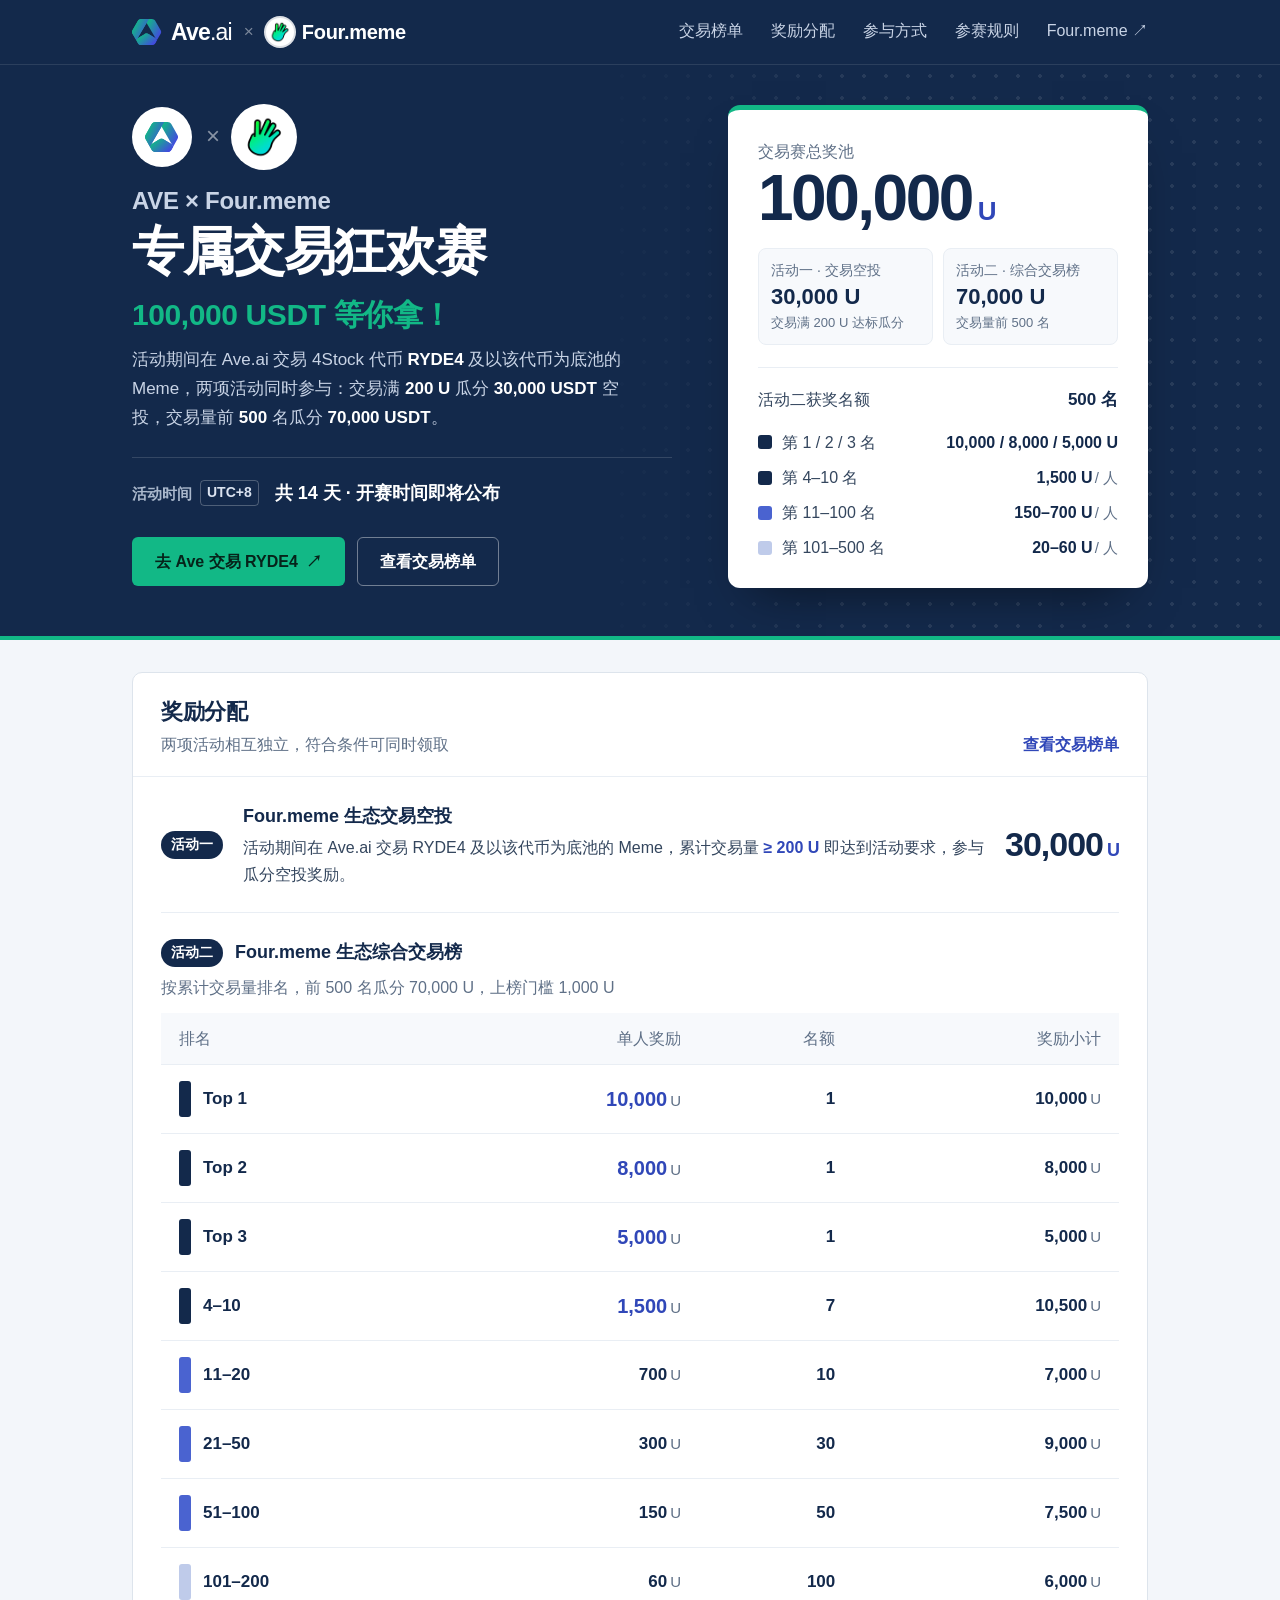
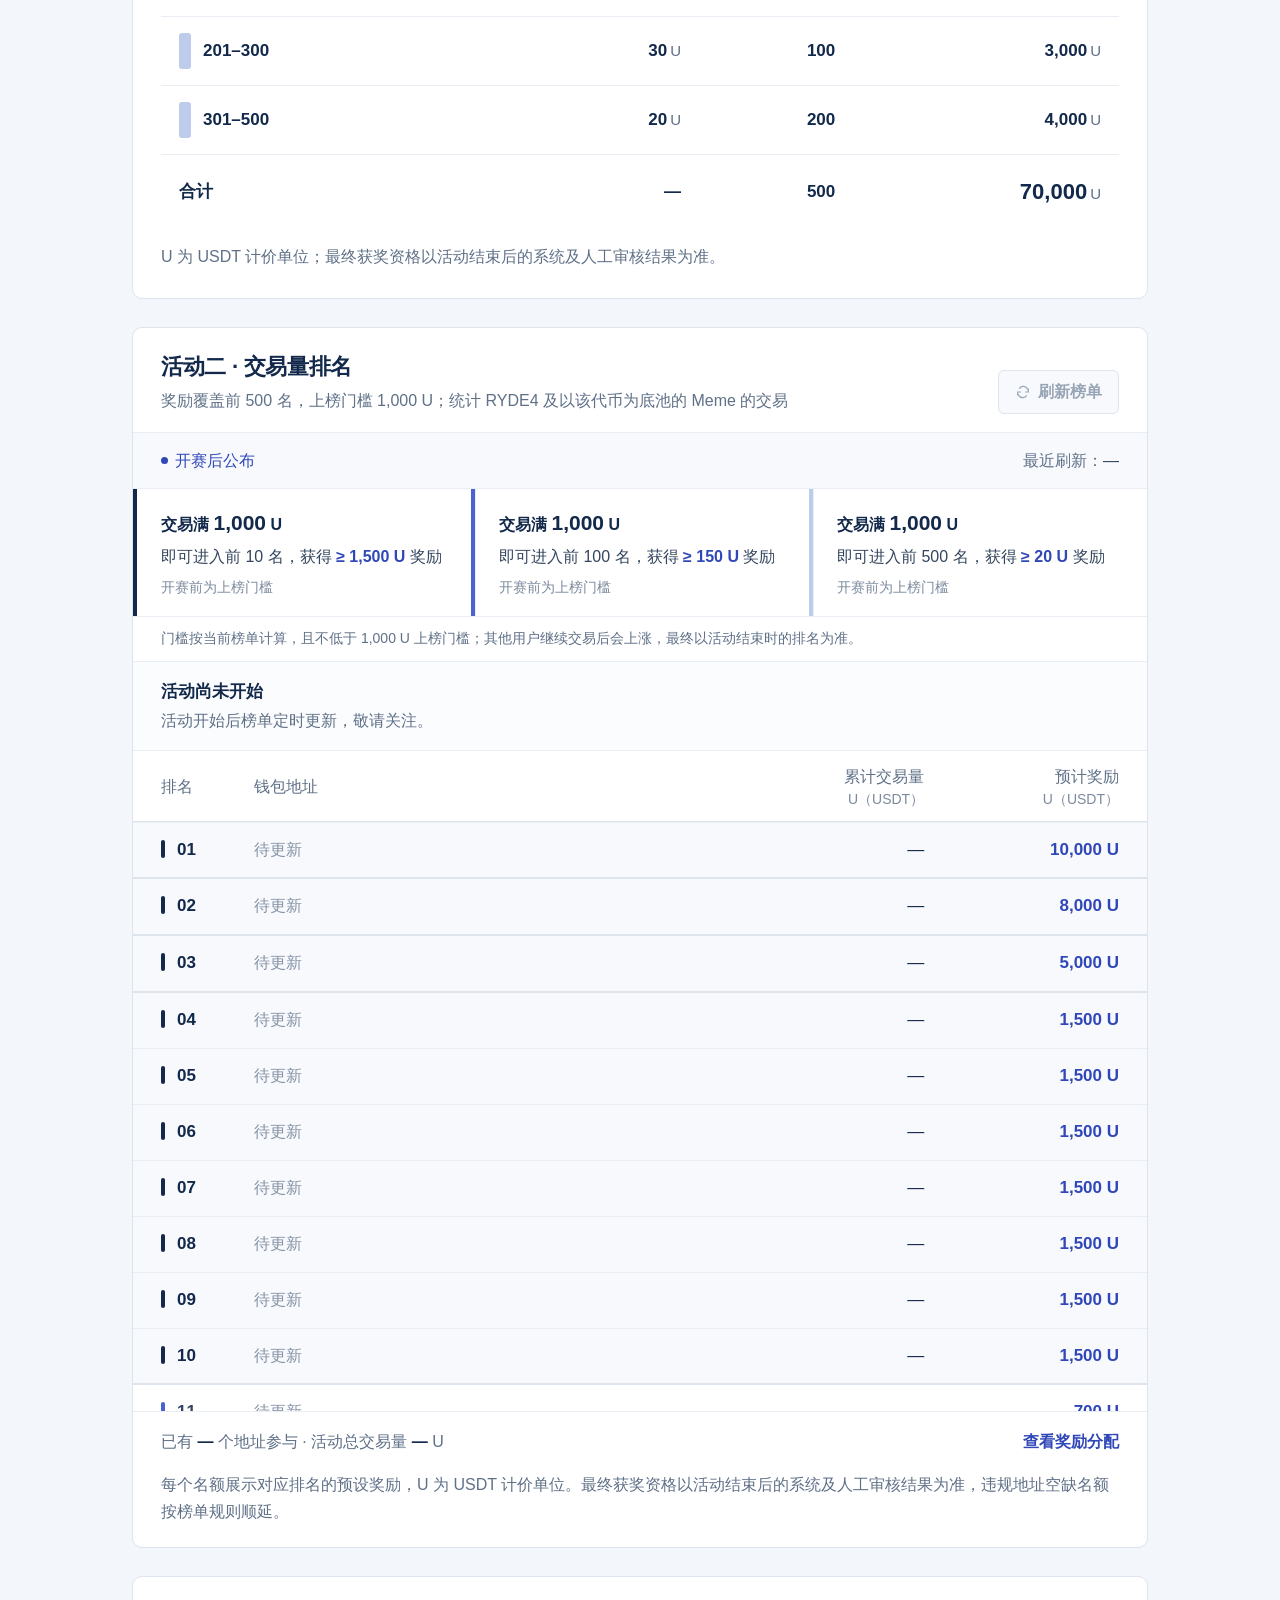
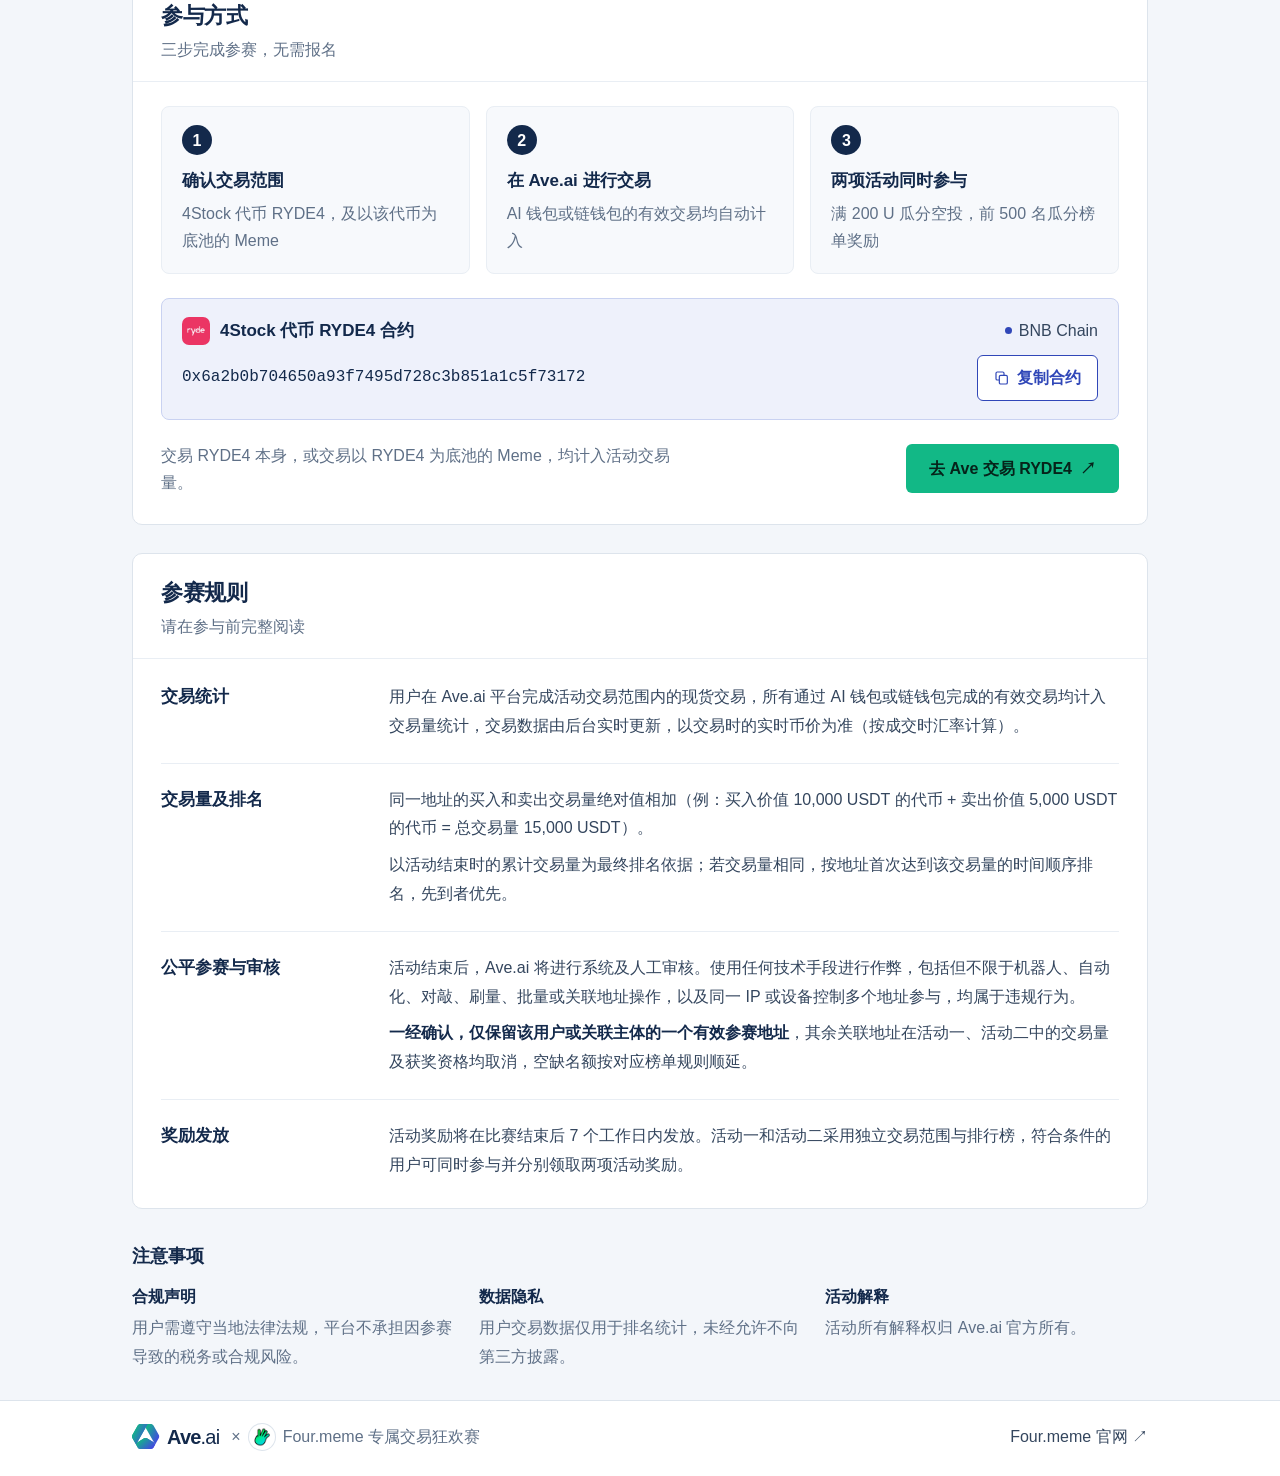
<file: AVE × Four.meme 专属交易狂欢赛.html>
<!doctype html>
<html lang="zh-CN">
<head>
  <meta charset="utf-8">
  <meta name="viewport" content="width=device-width, initial-scale=1">
  <meta name="theme-color" content="#13294b">
  <title>AVE × Four.meme 专属交易狂欢赛｜100,000 USDT 等你拿</title>
  <meta name="description" content="在 Ave.ai 交易 4Stock 代币 RYDE4（BNB Chain）及以该代币为底池的 Meme：交易满 200U 瓜分 30,000 USDT 空投，交易量前 500 名瓜分 70,000 USDT。">
  <meta property="og:title" content="AVE × Four.meme 专属交易狂欢赛">
  <meta property="og:description" content="100,000 USDT 等你拿！交易 RYDE4 及其底池 Meme，满 200U 瓜分空投，前 500 名瓜分 70,000 USDT。">
  <meta property="og:type" content="website">
  <link rel="icon" type="image/svg+xml" href="[data-uri]">
  <style>
:root{
  color-scheme:light;
  --bg:#f3f6fa;--paper:#fff;--soft:#f7f9fc;--line:#dde4ec;--line-soft:#e9eef4;
  --ink:#13294b;--text:#34465e;--muted:#5f7087;
  --indigo:#3047b8;--indigo-hover:#253a9c;--indigo-soft:#eef1fb;
  --tier1:#13294b;--tier2:#4a63d0;--tier3:#bfcbea;
  --live:#0f8f69;--green:#12b886;
  --sans:-apple-system,BlinkMacSystemFont,"PingFang SC","Hiragino Sans GB","Microsoft YaHei","Segoe UI",sans-serif;
  --mono:ui-monospace,SFMono-Regular,Menlo,Consolas,"Liberation Mono",monospace;
}
*{box-sizing:border-box}
html{scroll-behavior:smooth;scroll-padding-top:20px}
body{margin:0;background:var(--bg);color:var(--text);font:17px/1.7 var(--sans);-webkit-text-size-adjust:100%;font-variant-numeric:tabular-nums}
a{color:inherit;text-decoration:none}
button{font:inherit;cursor:pointer}
button,a{-webkit-tap-highlight-color:transparent}
a:focus-visible,button:focus-visible,[tabindex]:focus-visible{outline:3px solid #6f84e0;outline-offset:3px}
h1,h2,h3,h4,p{margin:0}
strong,b{font-weight:650}
img{display:block}
[hidden]{display:none!important}
.sr-only{position:absolute;width:1px;height:1px;padding:0;margin:-1px;overflow:hidden;clip:rect(0,0,0,0);white-space:nowrap;border:0}
.skip-link{position:absolute;left:12px;top:-70px;background:#fff;padding:10px;z-index:50}
.skip-link:focus{top:10px}
.wrap{max-width:1080px;margin:0 auto;padding:0 32px}

/* Header + hero band */
.topbar,.band{background-color:var(--ink);color:#fff}
.topbar{border-bottom:1px solid rgba(255,255,255,.1)}
.topbar .wrap{display:flex;align-items:center;gap:12px;min-height:64px}
.brand{display:inline-flex;align-items:center;gap:0;color:var(--ink);font-size:23px;font-weight:750;letter-spacing:-.8px;line-height:1}
.brand span{font-weight:500}
.brand .ave-logo{width:30px;height:26px;object-fit:contain;margin-right:9px}
.topbar .brand,.topbar .partner{color:#fff}
.cross{color:rgba(255,255,255,.45);font-size:17px}
.partner{display:inline-flex;align-items:center;gap:8px;color:var(--ink);font-size:20px;font-weight:750;letter-spacing:-.3px}
.oft-logo{width:28px;height:28px;border-radius:50%;object-fit:cover;flex-shrink:0;box-shadow:0 0 0 1px var(--line)}
.topbar .oft-logo{box-shadow:0 0 0 2px rgba(255,255,255,.85)}
.topnav{display:flex;gap:28px;margin-left:auto;font-size:16px;color:#c9d4e6}
.topnav a{padding:6px 0;border-bottom:2px solid transparent}
.topnav a:hover{color:#fff;border-bottom-color:var(--green)}

.band{position:relative;overflow:hidden;border-bottom:4px solid var(--green)}
.band:before{content:"";position:absolute;inset:0 0 0 46%;pointer-events:none;background-image:radial-gradient(rgba(255,255,255,.09) 1.6px,transparent 1.7px);background-size:22px 22px;-webkit-mask-image:linear-gradient(90deg,transparent,#000 40%);mask-image:linear-gradient(90deg,transparent,#000 40%)}
.hero{position:relative;display:grid;grid-template-columns:minmax(0,1fr) minmax(0,420px);gap:56px;align-items:center;padding-top:40px;padding-bottom:48px}
.status-row{display:flex;flex-wrap:wrap;align-items:center;gap:10px;margin-bottom:22px;font-size:15px}
.chip{display:inline-flex;align-items:center;gap:7px;padding:3px 12px;border-radius:999px;background:rgba(255,255,255,.07);border:1px solid rgba(255,255,255,.22);color:#dbe3f0;line-height:1.6}
.chip.status{color:#c3cbff;border-color:rgba(195,203,255,.45)}
.chip.status:before{content:"";width:7px;height:7px;border-radius:50%;background:currentColor}
.chip.status[data-phase="live"]{color:#5fe3b5;border-color:rgba(95,227,181,.5);background:rgba(18,184,134,.12)}
.chip.status[data-phase="ended"]{color:#b8c3d4;border-color:rgba(255,255,255,.22)}
.lockup{display:flex;align-items:center;gap:14px;margin-bottom:20px}
.lockup-tile{display:flex;align-items:center;justify-content:center;width:60px;height:60px;border-radius:50%;background:#fff}
.lockup-tile img{width:34px;height:30px;object-fit:contain}
.lockup-x{font-size:24px;color:rgba(255,255,255,.5);font-weight:300}
.lockup-oft{width:60px;height:60px;border-radius:50%;object-fit:cover;box-shadow:0 0 0 3px #fff}
.hero h1{color:#fff;font-weight:800;line-height:1.14;letter-spacing:-1.5px}
.hero h1 .h1-partners{display:block;font-size:24px;letter-spacing:-.3px;color:#c9d4e6;font-weight:700;margin-bottom:8px}
.hero h1 .h1-main{display:block;font-size:52px}
.tagline{margin-top:14px;font-size:30px;line-height:1.3;font-weight:800;color:var(--green);letter-spacing:-.4px}
.lede{margin-top:12px;font-size:17px;color:#c9d4e6;max-width:30em}
.lede strong{color:#fff}
.when{margin-top:24px;padding-top:20px;border-top:1px solid rgba(255,255,255,.14)}
.time-label{font-size:15px;color:#aab8cc;display:inline-flex;align-items:center;gap:8px}
.tz{font-size:14px;color:#dbe3f0;border:1px solid rgba(255,255,255,.25);border-radius:4px;padding:0 6px;line-height:1.7}
.event-date{display:flex;flex-wrap:wrap;align-items:center;gap:4px 12px;font-size:18px;font-weight:650;color:#fff}
.event-date .time-label{margin-right:4px}
.event-date time,.event-date .date-end{white-space:nowrap}
.event-date .dash{color:rgba(255,255,255,.45);font-weight:400}
.countdown-wrap{display:flex;flex-wrap:wrap;align-items:center;gap:10px 18px;margin-top:16px}
.countdown{display:flex;flex-wrap:wrap;gap:8px}
.cd{display:inline-flex;align-items:baseline;gap:5px;padding:6px 12px;border-radius:8px;background:rgba(255,255,255,.08);border:1px solid rgba(255,255,255,.16)}
.cd b{min-width:2ch;text-align:center;font-size:28px;line-height:1.15;font-weight:800;color:#fff}
.cd span{font-size:14px;color:#aab8cc}
.actions{display:flex;flex-wrap:wrap;gap:12px;margin-top:28px}
.btn{display:inline-flex;align-items:center;justify-content:center;gap:8px;min-height:46px;padding:10px 22px;border-radius:6px;font-size:16px;font-weight:650;white-space:nowrap;border:1px solid transparent;transition:background .15s,border-color .15s}
.btn-primary{background:var(--ink);color:#fff}
.btn-primary:hover{background:#0b1b33}
.btn-secondary{background:var(--paper);color:var(--ink);border-color:#c6d1de}
.btn-secondary:hover{border-color:var(--ink)}
.btn-accent{background:var(--indigo);color:#fff}
.btn-accent:hover{background:var(--indigo-hover)}
.btn-cta{background:var(--green);color:#06231a}
.btn-cta:hover{background:#2fd19e}
.btn-ghost{color:#fff;border-color:rgba(255,255,255,.4)}
.btn-ghost:hover{border-color:#fff;background:rgba(255,255,255,.06)}

/* Prize card with 200 seats */
.pool{background:var(--paper);color:var(--text);border-radius:12px;padding:28px 30px 26px;border-top:5px solid var(--green);box-shadow:0 24px 48px -24px rgba(0,0,0,.55)}
.pool-label{font-size:16px;color:var(--muted)}
.pool-value{font-size:64px;line-height:1.05;font-weight:800;color:var(--ink);letter-spacing:-2.5px;white-space:nowrap}
.pool-value small{font-size:26px;letter-spacing:0;margin-left:6px;font-weight:700;color:var(--indigo)}
.pool-sub{font-size:16px;color:var(--muted);margin-top:4px}
.seat-title{display:flex;justify-content:space-between;align-items:baseline;margin-top:22px;padding-top:18px;border-top:1px solid var(--line-soft);font-size:16px;color:var(--text)}
.seat-title b{color:var(--ink);font-size:17px}
.seats{display:grid;grid-template-columns:repeat(20,1fr);gap:3px;margin-top:12px}
.seats i{display:block;aspect-ratio:1;border-radius:2px;background:var(--tier3)}
.seats.is-animating i{animation:seat-in .35s ease-out both;animation-delay:calc(var(--i) * 6ms + 100ms)}
.seats i.t1{background:var(--tier1)}
.seats i.t2{background:var(--tier2)}
@keyframes seat-in{from{opacity:0;transform:scale(.4)}to{opacity:1;transform:none}}
.tiers{list-style:none;margin:16px 0 0;padding:0;display:grid;gap:8px}
.tiers li{display:grid;grid-template-columns:14px 1fr auto;align-items:center;gap:10px;font-size:16px}
.tiers li:before{content:"";width:14px;height:14px;border-radius:3px;background:var(--tier3)}
.tiers li.t1:before{background:var(--tier1)}
.tiers li.t2:before{background:var(--tier2)}
.tiers li span{color:var(--text)}
.tiers li b{color:var(--ink);font-size:17px;white-space:nowrap}
.tiers li b small{font-size:15px;font-weight:500;color:var(--muted);margin-left:2px}

.content{padding-top:32px}

/* Sections */
.panel{background:var(--paper);border:1px solid var(--line);border-radius:10px;margin-bottom:28px;overflow:hidden}
.panel-head{display:flex;flex-wrap:wrap;align-items:flex-end;justify-content:space-between;gap:12px 20px;padding:24px 28px 18px;border-bottom:1px solid var(--line-soft)}
.panel-head h2{font-size:22px;line-height:1.4;color:var(--ink);font-weight:750;letter-spacing:-.3px}
.panel-head p{font-size:16px;color:var(--muted);margin-top:4px}
.panel-body{padding:24px 28px 28px}
.head-link{font-size:16px;color:var(--indigo);font-weight:600;white-space:nowrap}
.head-link:hover{text-decoration:underline;text-underline-offset:4px}

/* Reward table */
.prize-table{width:100%;border-collapse:collapse;font-size:17px}
.prize-table th,.prize-table td{padding:16px 18px;border-bottom:1px solid var(--line-soft);text-align:right;white-space:nowrap}
.prize-table thead th{font-size:16px;font-weight:500;color:var(--muted);background:var(--soft);padding-top:12px;padding-bottom:12px}
.prize-table tr>:first-child{text-align:left;white-space:normal}
.prize-table tbody th{font-weight:650;color:var(--ink)}
.tier-name{display:flex;align-items:center;gap:12px}
.tier-name:before{content:"";width:12px;height:36px;border-radius:3px;background:var(--tier3);flex-shrink:0}
.t1 .tier-name:before{background:var(--tier1)}
.t2 .tier-name:before{background:var(--tier2)}
.slot-count{display:block;font-size:15px;font-weight:400;color:var(--muted);line-height:1.5}
.prize-table td{color:var(--ink);font-size:18px;font-weight:600}
.prize-table td .unit{font-size:15px;font-weight:500;color:var(--muted);margin-left:3px}
.prize-table tbody tr.t1 td:nth-child(2){color:var(--indigo);font-size:20px;font-weight:750}
.prize-table tfoot th,.prize-table tfoot td{border-bottom:0;padding-top:18px;font-weight:750;color:var(--ink)}
.prize-table tfoot td:last-child{font-size:22px;color:var(--ink)}
.prize-table tfoot th span{display:block;font-size:15px;color:var(--muted);font-weight:400}
.table-scroll{overflow-x:auto;overscroll-behavior-x:contain}
.note{margin-top:16px;font-size:16px;color:var(--muted)}

/* Leaderboard */
.board-meta{display:flex;flex-wrap:wrap;align-items:center;justify-content:space-between;gap:8px 20px;padding:14px 28px;font-size:16px;color:var(--muted);background:var(--soft);border-bottom:1px solid var(--line-soft)}
.data-status{display:inline-flex;align-items:center;gap:7px}
.data-status:before{content:"";width:7px;height:7px;border-radius:50%;background:#8a98ab}
.data-status[data-state="ready"]{color:var(--live)}
.data-status[data-state="loading"]{color:var(--indigo)}
.data-status[data-state="error"]{color:#a5672a}
.data-status[data-state]:before{background:currentColor}
#updated-at{color:var(--text)}
.refresh-button{display:inline-flex;align-items:center;gap:7px;min-height:44px;padding:6px 16px;border:1px solid #c6d1de;border-radius:6px;background:var(--paper);color:var(--ink);font-size:16px;font-weight:600}
.refresh-button:hover:not(:disabled){border-color:var(--ink)}
.refresh-button:disabled{cursor:default;color:#98a5b6;background:var(--soft);border-color:var(--line)}
.thresholds{display:grid;grid-template-columns:repeat(3,minmax(0,1fr));border-bottom:1px solid var(--line-soft)}
.th-item{padding:16px 28px 16px 24px;border-left:4px solid var(--tier3)}
.th-item+.th-item{box-shadow:inset 1px 0 0 var(--line-soft)}
.th-item.t1{border-left-color:var(--tier1)}
.th-item.t2{border-left-color:var(--tier2)}
.th-tier{margin:2px 0 0;font-size:16px;color:var(--text)}
.th-tier span{color:var(--indigo);font-weight:700}
.th-value{margin:0;font-size:16px;color:var(--ink);font-weight:600;white-space:nowrap}
.th-value b{font-size:21px;font-weight:750;color:var(--ink);font-variant-numeric:tabular-nums}
.th-value.is-open b{font-size:19px;color:var(--live)}
.th-hint{margin:6px 0 0;font-size:14px;color:#7c8a9d}
.th-note{margin:0;padding:10px 28px;font-size:14px;color:var(--muted);border-bottom:1px solid var(--line-soft)}
.empty-state{padding:16px 28px;border-bottom:1px solid var(--line-soft);background:#fbfcfe}
.empty-state h3{font-size:17px;color:var(--ink);font-weight:650}
.empty-state p{font-size:16px;color:var(--muted)}
.board-scroll{max-height:660px;overflow:auto;overscroll-behavior:contain}
.board-table{width:100%;min-width:640px;border-collapse:collapse;table-layout:fixed}
.board-table thead th{position:sticky;top:0;z-index:1;background:var(--paper);box-shadow:inset 0 -1px 0 var(--line);text-align:left;font-size:16px;font-weight:500;color:var(--muted);padding:12px 20px}
.board-table thead small{display:block;font-size:14px;color:#7c8a9d;font-weight:400;line-height:1.4}
.board-table th,.board-table td{padding:13px 20px;border-bottom:1px solid var(--line-soft);text-align:left}
.board-table thead th:first-child,.board-table .rank-cell{padding-left:28px}
.board-table thead th:last-child,.board-table .reward-cell{padding-right:28px}
.board-table col.c-rank{width:10%}.board-table col.c-wallet{width:46%}.board-table col.c-vol{width:24%}.board-table col.c-reward{width:20%}
.board-table thead th:nth-child(3),.board-table thead th:nth-child(4),.board-table .numeric{text-align:right}
.rank-cell{font-size:17px;font-weight:650;color:var(--text)}
.rank-cell:before{content:"";display:inline-block;width:4px;height:18px;border-radius:2px;background:var(--tier3);vertical-align:-3px;margin-right:12px}
.tier1 .rank-cell{color:var(--ink)}
.tier1 .rank-cell:before{background:var(--tier1)}
.tier2 .rank-cell:before{background:var(--tier2)}
.tier1{background:#f8f9fd}
.tier-start>*{border-top:2px solid var(--line)}
.wallet-address{display:block;font:16px/1.6 var(--mono);color:var(--text);overflow-wrap:anywhere}
.addr-short{display:none}
.wallet-pending{font:400 16px/1.6 var(--sans);color:#8593a6}
.numeric{font-size:17px;color:var(--ink);white-space:nowrap}
.reward-cell{font-weight:700;color:var(--indigo)}
.board-table tbody tr:hover{background:#f1f4fb}
.board-foot{display:flex;flex-wrap:wrap;justify-content:space-between;gap:8px 20px;padding:16px 28px;font-size:16px;color:var(--muted);border-top:1px solid var(--line-soft)}
.board-foot b{color:var(--ink)}
.board-foot a{color:var(--indigo);font-weight:600}
.scroll-hint{display:none}
.rest-row td{padding:16px 28px;font-size:16px;color:var(--muted);background:var(--soft)}
.rest-row b{color:var(--indigo)}

/* Participate */
.steps{list-style:none;margin:0 0 24px;padding:0;display:grid;grid-template-columns:repeat(3,minmax(0,1fr));gap:16px;counter-reset:step}
.steps li{counter-increment:step;padding:18px 20px;border:1px solid var(--line-soft);border-radius:8px;background:var(--soft)}
.steps li:before{content:counter(step);display:flex;align-items:center;justify-content:center;width:30px;height:30px;border-radius:50%;background:var(--ink);color:#fff;font-size:16px;font-weight:700;margin-bottom:12px}
.steps h3{font-size:17px;color:var(--ink);font-weight:650}
.steps p{font-size:16px;color:var(--muted);margin-top:4px}
.contract{border:1px solid #c9d2f1;background:var(--indigo-soft);border-radius:8px;padding:18px 20px}
.contract-head{display:flex;flex-wrap:wrap;align-items:center;justify-content:space-between;gap:6px 14px;margin-bottom:10px;font-size:16px}
.contract-head strong{color:var(--ink);font-size:17px}
.network{display:inline-flex;align-items:center;gap:7px;color:var(--text)}
.network:before{content:"";width:7px;height:7px;border-radius:50%;background:var(--indigo)}
.contract-row{display:flex;flex-wrap:wrap;align-items:center;justify-content:space-between;gap:12px}
.contract-row code{flex:1 1 440px;min-width:0;font:16px/1.7 var(--mono);color:var(--ink);overflow-wrap:anywhere}
.copy-button{display:inline-flex;align-items:center;justify-content:center;gap:7px;min-height:44px;padding:8px 16px;border-radius:6px;border:1px solid var(--indigo);background:var(--paper);color:var(--indigo);font-size:16px;font-weight:650;flex-shrink:0}
.copy-button:hover{background:#fff;box-shadow:inset 0 0 0 1px var(--indigo)}
.participate-foot{display:flex;flex-wrap:wrap;align-items:center;justify-content:space-between;gap:16px 24px;margin-top:22px}
.participate-foot p{font-size:16px;color:var(--muted);max-width:32em}

/* Rules */
.rules{display:grid;gap:22px}
.rules section{display:grid;grid-template-columns:200px minmax(0,1fr);gap:8px 28px;padding-bottom:22px;border-bottom:1px solid var(--line-soft)}
.rules section:last-child{border-bottom:0;padding-bottom:0}
.rules h3{font-size:17px;color:var(--ink);font-weight:650;line-height:1.6}
.rules p{font-size:16px;line-height:1.8;color:var(--text)}
.rules p+p{margin-top:8px}
.rules strong{color:var(--ink)}

/* Notice + footer */
.notice{padding:4px 0 28px}
.notice h2{font-size:18px;color:var(--ink);margin-bottom:12px}
.notice dl{display:grid;grid-template-columns:repeat(3,minmax(0,1fr));gap:24px;margin:0}
.notice dt{font-size:16px;color:var(--ink);font-weight:650;margin-bottom:4px}
.notice dd{margin:0;font-size:16px;line-height:1.8;color:var(--muted)}
footer{border-top:1px solid var(--line);background:var(--paper)}
footer .wrap{display:flex;flex-wrap:wrap;align-items:center;justify-content:space-between;gap:14px 24px;padding-top:22px;padding-bottom:26px}
.footer-brand{display:flex;flex-wrap:wrap;align-items:center;gap:10px 12px}
footer .brand{font-size:20px}
footer .brand .ave-logo{width:28px;height:25px;margin-right:7px}
.footer-event{display:inline-flex;align-items:center;gap:8px;font-size:16px;color:var(--muted)}
.footer-event .oft-logo{width:26px;height:26px}
.social-link{font-size:16px;color:var(--text)}
.social-link:hover{color:var(--indigo)}

.mobile-action{display:none}
.toast{position:fixed;left:50%;bottom:30px;transform:translateX(-50%);background:var(--ink);color:#fff;padding:10px 20px;border-radius:6px;font-size:16px;z-index:30;opacity:0;pointer-events:none;transition:opacity .15s;max-width:calc(100% - 32px);width:max-content;text-align:center}
.toast.visible{opacity:1}

@media(max-width:960px){
  .hero{grid-template-columns:1fr;gap:32px;padding-top:36px}
  .band:before{inset:0 0 0 30%}
  .hero h1 .h1-main{font-size:46px}
  .pool{max-width:560px}
}
@media(max-width:760px){
  body{font-size:16px}
  .wrap{padding:0 16px}
  .topbar .wrap{min-height:56px;gap:8px}
  .brand{font-size:20px}
  .brand .ave-logo{margin-right:7px}
  .brand .ave-logo{width:26px;height:23px}
  .partner{font-size:17px;gap:6px}
  .partner .oft-logo{width:24px;height:24px}
  .topnav{gap:0}
  .topnav a{display:none}
  .topnav a.nav-board{display:inline-block;font-weight:650;color:var(--green)}
  .hero{padding-top:26px;padding-bottom:30px;gap:26px}
  .band:before{inset:0;background-size:18px 18px;-webkit-mask-image:linear-gradient(180deg,#000,transparent 60%);mask-image:linear-gradient(180deg,#000,transparent 60%)}
  .status-row{margin-bottom:18px}
  .lockup{gap:12px;margin-bottom:16px}
  .lockup-tile,.lockup-oft{width:48px;height:48px}
  .lockup-tile img{width:28px;height:25px}
  .lockup-x{font-size:20px}
  .hero h1 .h1-partners{font-size:20px;margin-bottom:4px}
  .hero h1 .h1-main{font-size:36px;letter-spacing:-.8px}
  .tagline{font-size:24px;margin-top:10px}
  .lede{font-size:16px}
  .when{margin-top:20px;padding-top:18px}
  .event-date{font-size:17px}
  .event-date .time-label{flex-basis:100%}
  .countdown-wrap{gap:8px}
  .countdown{gap:6px;flex-wrap:nowrap}
  .cd{padding:5px 8px;gap:3px}
  .cd b{font-size:22px}
  .cd span{font-size:13px}
  .actions{display:none}
  .pool{padding:22px 18px 20px}
  .pool-value{font-size:48px}
  .pool-value small{font-size:20px}
  .content{padding-top:24px}
  .seats{gap:2px}
  .panel{margin-bottom:22px}
  .panel-head{padding:18px 16px 14px}
  .panel-head h2{font-size:20px}
  .panel-body{padding:18px 16px 20px}
  .prize-table{font-size:16px}
  .prize-table th,.prize-table td{padding:14px 8px}
  .prize-table thead th{font-size:15px}
  .tier-name{gap:8px}
  .tier-name:before{width:8px;height:34px}
  .prize-table td{font-size:16px}
  .prize-table td .unit{font-size:15px}
  .prize-table tbody tr.t1 td:nth-child(2){font-size:18px}
  .prize-table tfoot td:last-child{font-size:19px}
  .board-meta{padding:12px 16px}
  .empty-state{padding:14px 16px}
  .thresholds{grid-template-columns:1fr}
  .th-item{padding:12px 16px 12px 12px}
  .th-item+.th-item{box-shadow:inset 0 1px 0 var(--line-soft)}
  .th-tier{font-size:15px}
  .th-value{font-size:15px}
  .th-value b{font-size:19px}
  .th-value.is-open b{font-size:17px}
  .th-hint{font-size:13px}
  .th-note{padding:10px 16px;font-size:13px}
  .scroll-hint{display:block;padding:10px 16px 0;font-size:15px;color:var(--muted)}
  .board-scroll{max-height:560px}
  .board-table{min-width:0}
  .board-table col.c-rank{width:13%}.board-table col.c-wallet{width:31%}.board-table col.c-vol{width:37%}.board-table col.c-reward{width:19%}
  .board-table thead th:first-child{white-space:nowrap;padding-right:0}
  .board-table td:nth-child(2){padding-left:4px;padding-right:4px}
  .addr-short{white-space:nowrap}
  .board-table th,.board-table td{padding:12px 6px}
  .board-table thead th{font-size:14px;padding-top:10px;padding-bottom:10px;line-height:1.4}
  .board-table thead th:last-child small{display:none}
  .board-table thead th:last-child{white-space:nowrap;padding-left:0}
  .vol-unit{display:none}
  .th-prefix{display:none}
  .board-table thead th:first-child,.board-table .rank-cell{padding-left:12px}
  .board-table thead th:last-child,.board-table .reward-cell{padding-right:14px}
  .rank-cell{font-size:16px}
  .rank-cell:before{display:none}
  .tier1 .rank-cell,.tier2 .rank-cell{box-shadow:inset 3px 0 0 var(--tier2)}
  .tier1 .rank-cell{box-shadow:inset 3px 0 0 var(--tier1)}
  .addr-full{display:none}.addr-short{display:inline}
  .wallet-address,.wallet-pending{font-size:15px}
  .numeric{font-size:16px;white-space:normal;overflow-wrap:anywhere}
  .reward-cell{white-space:nowrap}
  .board-foot{padding:14px 16px}
  .rest-row td{padding:14px 12px;font-size:15px}
  .steps{grid-template-columns:1fr;gap:12px;margin-bottom:18px}
  .steps li{display:grid;grid-template-columns:30px 1fr;column-gap:14px;padding:14px 16px}
  .steps li:before{margin:2px 0 0;grid-row:span 2}
  .steps p{margin-top:0}
  .contract{padding:14px}
  .contract-row code{flex-basis:100%;font-size:15px}
  .copy-button{width:100%}
  .participate-foot .btn{width:100%}
  .rules section{grid-template-columns:1fr;gap:4px}
  .rules p{font-size:16px}
  .notice dl{grid-template-columns:1fr;gap:14px}
  footer .wrap{padding-bottom:100px}
  .mobile-action{display:flex;gap:10px;position:fixed;left:0;right:0;bottom:0;z-index:20;padding:10px 16px calc(10px + env(safe-area-inset-bottom));background:rgba(255,255,255,.97);border-top:1px solid var(--line)}
  .mobile-action .btn{flex:1;min-height:48px;padding:10px;font-size:16px}
  .mobile-action .btn-secondary{flex:0 0 38%}
  .toast{bottom:88px}
}
@media(max-width:370px){
  .hero h1 .h1-main{font-size:32px}
  .tagline{font-size:22px}
  .pool-value{font-size:42px}
  .cd{padding:4px 6px}
  .cd b{font-size:20px}
  .brand{font-size:18px}
  .partner{font-size:16px}
  .cross{font-size:14px}
}
@media(prefers-reduced-motion:reduce){html{scroll-behavior:auto}*{transition:none!important;animation:none!important}}
  
/* ===== Four.meme 活动专属样式（叠加在 OFT 模板之上） ===== */
.fm-logo{background:#fff;object-fit:contain;padding:3px}
.lockup-oft.fm-logo{padding:8px}
.chip-logo{width:18px;height:18px;border-radius:5px}
.pool-split{display:grid;grid-template-columns:1fr 1fr;gap:10px;margin-top:16px}
.pool-split div{padding:10px 12px;border-radius:8px;background:var(--soft);border:1px solid var(--line-soft)}
.pool-split span{display:block;font-size:14px;color:var(--muted)}
.pool-split b{display:block;font-size:22px;color:var(--ink);font-weight:800;line-height:1.3}
.pool-split small{display:block;font-size:13px;color:var(--muted)}
.tiers li b{font-size:16px}
.act-card{display:grid;grid-template-columns:auto 1fr auto;align-items:center;gap:8px 20px;padding:0 0 24px;border-bottom:1px solid var(--line-soft);margin-bottom:24px}
.act-tag{display:inline-block;padding:2px 10px;border-radius:999px;background:var(--ink);color:#fff;font-size:14px;font-weight:650;white-space:nowrap}
.act-main h3,.act-head h3{font-size:18px;color:var(--ink);font-weight:750}
.act-main p{font-size:16px;color:var(--text);margin-top:2px}
.act-main strong{color:var(--indigo)}
.act-amount{font-size:34px;font-weight:800;color:var(--ink);letter-spacing:-1px;white-space:nowrap}
.act-amount .unit{font-size:18px;color:var(--indigo);margin-left:4px}
.act-head{display:flex;flex-wrap:wrap;align-items:center;gap:6px 12px;margin-bottom:12px}
.act-head p{flex-basis:100%;font-size:16px;color:var(--muted)}
.prize-table td{font-size:17px}
.contract-name{display:inline-flex;align-items:center;gap:10px}
.contract-name img{width:28px;height:28px;border-radius:7px}
@media(max-width:760px){
  .pool-split b{font-size:19px}
  .tiers li{font-size:15px}
  .tiers li b{font-size:15px}
  /* 奖池卡片：两个活动改为上下两行，标题左、金额右 */
  .pool-split{grid-template-columns:1fr;gap:8px}
  .pool-split div{display:grid;grid-template-columns:1fr auto;align-items:center;column-gap:10px;padding:9px 12px}
  .pool-split span{grid-column:1}
  .pool-split small{grid-column:1}
  .pool-split b{grid-column:2;grid-row:1 / span 2;font-size:20px;white-space:nowrap}
  /* 活动一卡片：标签不撑满整行 */
  .act-card{grid-template-columns:1fr;padding:0 0 20px;margin-bottom:20px}
  .act-card .act-tag{justify-self:start}
  .act-amount{font-size:28px}
  /* 奖励表：排名不折行，四列压紧 */
  .prize-table{font-size:15px}
  .prize-table th,.prize-table td{padding:11px 6px}
  .prize-table thead th{font-size:14px}
  .prize-table td{font-size:15px}
  .prize-table td .unit{font-size:13px}
  .prize-table tbody tr.t1 td:nth-child(2){font-size:16px}
  .prize-table tr>:first-child{white-space:nowrap}
  .tier-name{gap:6px}
  .tier-name:before{width:5px;height:26px}
  /* 榜单：奖励金额最长 10,000 U，加宽奖励列 */
  .board-table col.c-rank{width:13%}.board-table col.c-wallet{width:31%}.board-table col.c-vol{width:29%}.board-table col.c-reward{width:27%}
  .board-table thead th small{display:none}
  .board-table thead th{white-space:nowrap}
  .board-table .numeric{font-size:15px}
  .rank-cell{font-size:15px}
  .wallet-address,.wallet-pending{font-size:14px}
}
.seat-title + .tiers{margin-top:14px}

  </style>
</head>
<body>
  <a class="skip-link" href="#main">跳转至活动内容</a>
  <header class="topbar"><div class="wrap">
    <a class="brand" href="https://ave.ai/" target="_blank" rel="noopener noreferrer" aria-label="打开 Ave.ai 官网"><img class="ave-logo" src="[data-uri]" width="34" height="30" alt="">Ave<span>.ai</span></a>
    <span class="cross" aria-hidden="true">×</span>
    <span class="partner"><img class="oft-logo fm-logo" src="[data-uri]" width="32" height="32" alt="Four.meme Logo">Four.meme</span>
    <nav class="topnav" aria-label="活动导航"><a class="nav-board" href="#leaderboard">交易榜单</a><a href="#rewards">奖励分配</a><a href="#participate">参与方式</a><a href="#rules">参赛规则</a><a href="https://four.meme/" target="_blank" rel="noopener noreferrer">Four.meme <span aria-hidden="true">↗</span></a></nav>
  </div></header>

  <main id="main">
  <section class="band" aria-labelledby="event-title"><div class="wrap hero">
      <div class="hero-copy">
        <div class="lockup" aria-hidden="true"><span class="lockup-tile"><img src="[data-uri]" width="40" height="36" alt=""></span><span class="lockup-x">×</span><img class="lockup-oft fm-logo" src="[data-uri]" width="76" height="76" alt=""></div>
        <h1 id="event-title"><span class="h1-partners">AVE × Four.meme</span><span class="h1-main">专属交易狂欢赛</span></h1>
        <p class="tagline">100,000 USDT 等你拿！</p>
        <p class="lede">活动期间在 Ave.ai 交易 4Stock 代币 <strong>RYDE4</strong> 及以该代币为底池的 Meme，两项活动同时参与：交易满 <strong>200 U</strong> 瓜分 <strong>30,000 USDT</strong> 空投，交易量前 <strong>500</strong> 名瓜分 <strong>70,000 USDT</strong>。</p>
        <div class="when" aria-label="活动时间">
          <p class="event-date"><span class="time-label">活动时间 <span class="tz">UTC+8</span></span><span id="event-range">共 14 天 · 开赛时间即将公布</span></p>
          <div class="countdown-wrap" id="countdown-wrap" hidden><span class="time-label" id="countdown-label">距离活动开始</span><div class="countdown" role="timer" aria-label="活动倒计时"><span class="cd"><b id="days">00</b><span>天</span></span><span class="cd"><b id="hours">00</b><span>时</span></span><span class="cd"><b id="minutes">00</b><span>分</span></span><span class="cd"><b id="seconds">00</b><span>秒</span></span></div></div>
        </div>
        <div class="actions"><a class="btn btn-cta" href="https://ave.ai/token/0x6a2b0b704650a93f7495d728c3b851a1c5f73172-bsc" target="_blank" rel="noopener noreferrer">去 Ave 交易 RYDE4 <span aria-hidden="true">↗</span></a><a class="btn btn-ghost" href="#leaderboard">查看交易榜单</a></div>
      </div>
      <aside class="pool" aria-label="交易赛奖池 100,000 USDT，活动一 30,000 USDT，活动二 70,000 USDT 共 500 个名额">
        <div class="pool-label">交易赛总奖池</div>
        <div class="pool-value">100,000<small>U</small></div>
        <div class="pool-split">
          <div><span>活动一 · 交易空投</span><b>30,000 U</b><small>交易满 200 U 达标瓜分</small></div>
          <div><span>活动二 · 综合交易榜</span><b>70,000 U</b><small>交易量前 500 名</small></div>
        </div>
        <div class="seat-title"><span>活动二获奖名额</span><b>500 名</b></div>
        <ul class="tiers">
          <li class="t1"><span>第 1 / 2 / 3 名</span><b>10,000 / 8,000 / 5,000 U</b></li>
          <li class="t1"><span>第 4–10 名</span><b>1,500 U<small>/ 人</small></b></li>
          <li class="t2"><span>第 11–100 名</span><b>150–700 U<small>/ 人</small></b></li>
          <li class="t3"><span>第 101–500 名</span><b>20–60 U<small>/ 人</small></b></li>
        </ul>
      </aside>
  </div></section>

  <div class="wrap content">

    <section id="rewards" class="panel" aria-labelledby="rewards-title">
      <div class="panel-head"><div><h2 id="rewards-title">奖励分配</h2><p>两项活动相互独立，符合条件可同时领取</p></div><a class="head-link" href="#leaderboard">查看交易榜单</a></div>
      <div class="panel-body">
        <div class="act-card">
          <div class="act-tag">活动一</div>
          <div class="act-main">
            <h3>Four.meme 生态交易空投</h3>
            <p>活动期间在 Ave.ai 交易 RYDE4 及以该代币为底池的 Meme，累计交易量 <strong>≥ 200 U</strong> 即达到活动要求，参与瓜分空投奖励。</p>
          </div>
          <div class="act-amount">30,000<span class="unit">U</span></div>
        </div>
        <div class="act-head"><span class="act-tag">活动二</span><h3>Four.meme 生态综合交易榜</h3><p>按累计交易量排名，前 500 名瓜分 70,000 U，上榜门槛 1,000 U</p></div>
        <div class="table-scroll"><table class="prize-table"><caption class="sr-only">活动二交易量排名奖励分配，总计 500 名，70,000 USDT</caption>
          <thead><tr><th scope="col">排名</th><th scope="col">单人奖励</th><th scope="col">名额</th><th scope="col">奖励小计</th></tr></thead>
          <tbody><tr class="t1"><th scope="row"><span class="tier-name"><span>Top 1</span></span></th><td>10,000<span class="unit">U</span></td><td>1</td><td>10,000<span class="unit">U</span></td></tr><tr class="t1"><th scope="row"><span class="tier-name"><span>Top 2</span></span></th><td>8,000<span class="unit">U</span></td><td>1</td><td>8,000<span class="unit">U</span></td></tr><tr class="t1"><th scope="row"><span class="tier-name"><span>Top 3</span></span></th><td>5,000<span class="unit">U</span></td><td>1</td><td>5,000<span class="unit">U</span></td></tr><tr class="t1"><th scope="row"><span class="tier-name"><span>4–10</span></span></th><td>1,500<span class="unit">U</span></td><td>7</td><td>10,500<span class="unit">U</span></td></tr><tr class="t2"><th scope="row"><span class="tier-name"><span>11–20</span></span></th><td>700<span class="unit">U</span></td><td>10</td><td>7,000<span class="unit">U</span></td></tr><tr class="t2"><th scope="row"><span class="tier-name"><span>21–50</span></span></th><td>300<span class="unit">U</span></td><td>30</td><td>9,000<span class="unit">U</span></td></tr><tr class="t2"><th scope="row"><span class="tier-name"><span>51–100</span></span></th><td>150<span class="unit">U</span></td><td>50</td><td>7,500<span class="unit">U</span></td></tr><tr class="t3"><th scope="row"><span class="tier-name"><span>101–200</span></span></th><td>60<span class="unit">U</span></td><td>100</td><td>6,000<span class="unit">U</span></td></tr><tr class="t3"><th scope="row"><span class="tier-name"><span>201–300</span></span></th><td>30<span class="unit">U</span></td><td>100</td><td>3,000<span class="unit">U</span></td></tr><tr class="t3"><th scope="row"><span class="tier-name"><span>301–500</span></span></th><td>20<span class="unit">U</span></td><td>200</td><td>4,000<span class="unit">U</span></td></tr></tbody>
          <tfoot><tr><th scope="row">合计</th><td>—</td><td>500</td><td>70,000<span class="unit">U</span></td></tr></tfoot>
        </table></div>
        <p class="note">U 为 USDT 计价单位；最终获奖资格以活动结束后的系统及人工审核结果为准。</p>
      </div>
    </section>

    <section id="leaderboard" class="panel" aria-labelledby="board-title">
      <div class="panel-head"><div><h2 id="board-title">活动二 · 交易量排名</h2><p id="board-sub">奖励覆盖前 500 名，上榜门槛 1,000 U；统计 RYDE4 及以该代币为底池的 Meme 的交易</p></div><button type="button" id="refresh-button" class="refresh-button" disabled><svg aria-hidden="true" width="16" height="16" viewBox="0 0 24 24" fill="none" stroke="currentColor" stroke-width="1.8"><path d="M20 7v5h-5M4 17v-5h5"/><path d="M6.3 7a7 7 0 0 1 11.4-1L20 9M4 15l2.3 3A7 7 0 0 0 17.7 17"/></svg>刷新榜单</button></div>
      <div class="board-meta"><span id="data-status" class="data-status" role="status" aria-live="polite">连接中</span><span>最近刷新：<time id="updated-at">—</time></span></div>
      <div class="thresholds" role="group" aria-label="各奖励档位当前门槛">
        <div class="th-item t1"><p class="th-value" id="th-10">交易满 <b>—</b> U</p><p class="th-tier">即可进入前 10 名，获得 <span>≥ 1,500 U</span> 奖励</p><p class="th-hint" id="th-10-hint">按当前第 10 名交易量计算</p></div>
        <div class="th-item t2"><p class="th-value" id="th-100">交易满 <b>—</b> U</p><p class="th-tier">即可进入前 100 名，获得 <span>≥ 150 U</span> 奖励</p><p class="th-hint" id="th-100-hint">按当前第 100 名交易量计算</p></div>
        <div class="th-item t3"><p class="th-value" id="th-500">交易满 <b>—</b> U</p><p class="th-tier">即可进入前 500 名，获得 <span>≥ 20 U</span> 奖励</p><p class="th-hint" id="th-500-hint">按当前第 500 名交易量计算</p></div>
      </div>
      <p class="th-note">门槛按当前榜单计算，且不低于 1,000 U 上榜门槛；其他用户继续交易后会上涨，最终以活动结束时的排名为准。</p>
      <div id="empty-state" class="empty-state"><h3 id="empty-title">榜单加载中</h3><p id="empty-description">正在获取最新排名。</p></div>
      <p class="scroll-hint" id="scroll-hint">在榜单内上下滑动查看前 50 名</p>
      <div class="board-scroll" tabindex="0" role="region" aria-label="交易榜单表格，可滚动">
        <table class="board-table" aria-label="交易量排名，公示前 50 名">
          <colgroup><col class="c-rank"><col class="c-wallet"><col class="c-vol"><col class="c-reward"></colgroup>
          <thead><tr><th scope="col">排名</th><th scope="col">钱包地址</th><th scope="col">累计交易量<small>U（USDT）</small></th><th scope="col"><span class="th-prefix">预计</span>奖励<small>U（USDT）</small></th></tr></thead>
          <tbody id="leaderboard-body"><tr class="tier1"><th scope="row" class="rank-cell">01</th><td><span class="wallet-pending">待更新</span></td><td class="numeric">—</td><td class="numeric reward-cell">10,000 U</td></tr><tr class="tier1 tier-start"><th scope="row" class="rank-cell">02</th><td><span class="wallet-pending">待更新</span></td><td class="numeric">—</td><td class="numeric reward-cell">8,000 U</td></tr><tr class="tier1 tier-start"><th scope="row" class="rank-cell">03</th><td><span class="wallet-pending">待更新</span></td><td class="numeric">—</td><td class="numeric reward-cell">5,000 U</td></tr><tr class="tier1 tier-start"><th scope="row" class="rank-cell">04</th><td><span class="wallet-pending">待更新</span></td><td class="numeric">—</td><td class="numeric reward-cell">1,500 U</td></tr><tr class="tier1"><th scope="row" class="rank-cell">05</th><td><span class="wallet-pending">待更新</span></td><td class="numeric">—</td><td class="numeric reward-cell">1,500 U</td></tr><tr class="tier1"><th scope="row" class="rank-cell">06</th><td><span class="wallet-pending">待更新</span></td><td class="numeric">—</td><td class="numeric reward-cell">1,500 U</td></tr><tr class="tier1"><th scope="row" class="rank-cell">07</th><td><span class="wallet-pending">待更新</span></td><td class="numeric">—</td><td class="numeric reward-cell">1,500 U</td></tr><tr class="tier1"><th scope="row" class="rank-cell">08</th><td><span class="wallet-pending">待更新</span></td><td class="numeric">—</td><td class="numeric reward-cell">1,500 U</td></tr><tr class="tier1"><th scope="row" class="rank-cell">09</th><td><span class="wallet-pending">待更新</span></td><td class="numeric">—</td><td class="numeric reward-cell">1,500 U</td></tr><tr class="tier1"><th scope="row" class="rank-cell">10</th><td><span class="wallet-pending">待更新</span></td><td class="numeric">—</td><td class="numeric reward-cell">1,500 U</td></tr><tr class="tier2 tier-start"><th scope="row" class="rank-cell">11</th><td><span class="wallet-pending">待更新</span></td><td class="numeric">—</td><td class="numeric reward-cell">700 U</td></tr><tr class="tier2"><th scope="row" class="rank-cell">12</th><td><span class="wallet-pending">待更新</span></td><td class="numeric">—</td><td class="numeric reward-cell">700 U</td></tr><tr class="tier2"><th scope="row" class="rank-cell">13</th><td><span class="wallet-pending">待更新</span></td><td class="numeric">—</td><td class="numeric reward-cell">700 U</td></tr><tr class="tier2"><th scope="row" class="rank-cell">14</th><td><span class="wallet-pending">待更新</span></td><td class="numeric">—</td><td class="numeric reward-cell">700 U</td></tr><tr class="tier2"><th scope="row" class="rank-cell">15</th><td><span class="wallet-pending">待更新</span></td><td class="numeric">—</td><td class="numeric reward-cell">700 U</td></tr><tr class="tier2"><th scope="row" class="rank-cell">16</th><td><span class="wallet-pending">待更新</span></td><td class="numeric">—</td><td class="numeric reward-cell">700 U</td></tr><tr class="tier2"><th scope="row" class="rank-cell">17</th><td><span class="wallet-pending">待更新</span></td><td class="numeric">—</td><td class="numeric reward-cell">700 U</td></tr><tr class="tier2"><th scope="row" class="rank-cell">18</th><td><span class="wallet-pending">待更新</span></td><td class="numeric">—</td><td class="numeric reward-cell">700 U</td></tr><tr class="tier2"><th scope="row" class="rank-cell">19</th><td><span class="wallet-pending">待更新</span></td><td class="numeric">—</td><td class="numeric reward-cell">700 U</td></tr><tr class="tier2"><th scope="row" class="rank-cell">20</th><td><span class="wallet-pending">待更新</span></td><td class="numeric">—</td><td class="numeric reward-cell">700 U</td></tr><tr class="tier2 tier-start"><th scope="row" class="rank-cell">21</th><td><span class="wallet-pending">待更新</span></td><td class="numeric">—</td><td class="numeric reward-cell">300 U</td></tr><tr class="tier2"><th scope="row" class="rank-cell">22</th><td><span class="wallet-pending">待更新</span></td><td class="numeric">—</td><td class="numeric reward-cell">300 U</td></tr><tr class="tier2"><th scope="row" class="rank-cell">23</th><td><span class="wallet-pending">待更新</span></td><td class="numeric">—</td><td class="numeric reward-cell">300 U</td></tr><tr class="tier2"><th scope="row" class="rank-cell">24</th><td><span class="wallet-pending">待更新</span></td><td class="numeric">—</td><td class="numeric reward-cell">300 U</td></tr><tr class="tier2"><th scope="row" class="rank-cell">25</th><td><span class="wallet-pending">待更新</span></td><td class="numeric">—</td><td class="numeric reward-cell">300 U</td></tr><tr class="tier2"><th scope="row" class="rank-cell">26</th><td><span class="wallet-pending">待更新</span></td><td class="numeric">—</td><td class="numeric reward-cell">300 U</td></tr><tr class="tier2"><th scope="row" class="rank-cell">27</th><td><span class="wallet-pending">待更新</span></td><td class="numeric">—</td><td class="numeric reward-cell">300 U</td></tr><tr class="tier2"><th scope="row" class="rank-cell">28</th><td><span class="wallet-pending">待更新</span></td><td class="numeric">—</td><td class="numeric reward-cell">300 U</td></tr><tr class="tier2"><th scope="row" class="rank-cell">29</th><td><span class="wallet-pending">待更新</span></td><td class="numeric">—</td><td class="numeric reward-cell">300 U</td></tr><tr class="tier2"><th scope="row" class="rank-cell">30</th><td><span class="wallet-pending">待更新</span></td><td class="numeric">—</td><td class="numeric reward-cell">300 U</td></tr><tr class="tier2"><th scope="row" class="rank-cell">31</th><td><span class="wallet-pending">待更新</span></td><td class="numeric">—</td><td class="numeric reward-cell">300 U</td></tr><tr class="tier2"><th scope="row" class="rank-cell">32</th><td><span class="wallet-pending">待更新</span></td><td class="numeric">—</td><td class="numeric reward-cell">300 U</td></tr><tr class="tier2"><th scope="row" class="rank-cell">33</th><td><span class="wallet-pending">待更新</span></td><td class="numeric">—</td><td class="numeric reward-cell">300 U</td></tr><tr class="tier2"><th scope="row" class="rank-cell">34</th><td><span class="wallet-pending">待更新</span></td><td class="numeric">—</td><td class="numeric reward-cell">300 U</td></tr><tr class="tier2"><th scope="row" class="rank-cell">35</th><td><span class="wallet-pending">待更新</span></td><td class="numeric">—</td><td class="numeric reward-cell">300 U</td></tr><tr class="tier2"><th scope="row" class="rank-cell">36</th><td><span class="wallet-pending">待更新</span></td><td class="numeric">—</td><td class="numeric reward-cell">300 U</td></tr><tr class="tier2"><th scope="row" class="rank-cell">37</th><td><span class="wallet-pending">待更新</span></td><td class="numeric">—</td><td class="numeric reward-cell">300 U</td></tr><tr class="tier2"><th scope="row" class="rank-cell">38</th><td><span class="wallet-pending">待更新</span></td><td class="numeric">—</td><td class="numeric reward-cell">300 U</td></tr><tr class="tier2"><th scope="row" class="rank-cell">39</th><td><span class="wallet-pending">待更新</span></td><td class="numeric">—</td><td class="numeric reward-cell">300 U</td></tr><tr class="tier2"><th scope="row" class="rank-cell">40</th><td><span class="wallet-pending">待更新</span></td><td class="numeric">—</td><td class="numeric reward-cell">300 U</td></tr><tr class="tier2"><th scope="row" class="rank-cell">41</th><td><span class="wallet-pending">待更新</span></td><td class="numeric">—</td><td class="numeric reward-cell">300 U</td></tr><tr class="tier2"><th scope="row" class="rank-cell">42</th><td><span class="wallet-pending">待更新</span></td><td class="numeric">—</td><td class="numeric reward-cell">300 U</td></tr><tr class="tier2"><th scope="row" class="rank-cell">43</th><td><span class="wallet-pending">待更新</span></td><td class="numeric">—</td><td class="numeric reward-cell">300 U</td></tr><tr class="tier2"><th scope="row" class="rank-cell">44</th><td><span class="wallet-pending">待更新</span></td><td class="numeric">—</td><td class="numeric reward-cell">300 U</td></tr><tr class="tier2"><th scope="row" class="rank-cell">45</th><td><span class="wallet-pending">待更新</span></td><td class="numeric">—</td><td class="numeric reward-cell">300 U</td></tr><tr class="tier2"><th scope="row" class="rank-cell">46</th><td><span class="wallet-pending">待更新</span></td><td class="numeric">—</td><td class="numeric reward-cell">300 U</td></tr><tr class="tier2"><th scope="row" class="rank-cell">47</th><td><span class="wallet-pending">待更新</span></td><td class="numeric">—</td><td class="numeric reward-cell">300 U</td></tr><tr class="tier2"><th scope="row" class="rank-cell">48</th><td><span class="wallet-pending">待更新</span></td><td class="numeric">—</td><td class="numeric reward-cell">300 U</td></tr><tr class="tier2"><th scope="row" class="rank-cell">49</th><td><span class="wallet-pending">待更新</span></td><td class="numeric">—</td><td class="numeric reward-cell">300 U</td></tr><tr class="tier2"><th scope="row" class="rank-cell">50</th><td><span class="wallet-pending">待更新</span></td><td class="numeric">—</td><td class="numeric reward-cell">300 U</td></tr><tr class="rest-row tier-start"><td colspan="4">第 51–500 名奖励见奖励分配表，榜单仅公示前 50 名，最终名次以活动结束后的审核结果为准。</td></tr></tbody>
        </table>
      </div>
      <div class="board-foot"><span>已有 <b id="trader-count">—</b> 个地址参与 · 活动总交易量 <b id="total-volume">—</b> U</span><a href="#rewards">查看奖励分配</a></div>
      <p class="note" style="padding:0 28px 22px;margin:0">每个名额展示对应排名的预设奖励，U 为 USDT 计价单位。最终获奖资格以活动结束后的系统及人工审核结果为准，违规地址空缺名额按榜单规则顺延。</p>
      <noscript><p class="note" style="padding:0 28px 22px;margin:0">请开启 JavaScript 以查看榜单更新。</p></noscript>
    </section>

    <section id="participate" class="panel" aria-labelledby="participate-title">
      <div class="panel-head"><div><h2 id="participate-title">参与方式</h2><p>三步完成参赛，无需报名</p></div></div>
      <div class="panel-body">
        <ol class="steps">
          <li><h3>确认交易范围</h3><p>4Stock 代币 RYDE4，及以该代币为底池的 Meme</p></li>
          <li><h3>在 Ave.ai 进行交易</h3><p>AI 钱包或链钱包的有效交易均自动计入</p></li>
          <li><h3>两项活动同时参与</h3><p>满 200 U 瓜分空投，前 500 名瓜分榜单奖励</p></li>
        </ol>
        <div class="contract">
          <div class="contract-head"><strong class="contract-name"><img src="[data-uri]" width="28" height="28" alt="RYDE4 Logo">4Stock 代币 RYDE4 合约</strong><span class="network">BNB Chain</span></div>
          <div class="contract-row"><code id="contract-address">0x6a2b0b704650a93f7495d728c3b851a1c5f73172</code><button type="button" class="copy-button" id="copy-contract" aria-label="复制 RYDE4 合约地址"><svg aria-hidden="true" width="16" height="16" viewBox="0 0 24 24" fill="none" stroke="currentColor" stroke-width="1.8"><rect x="8" y="8" width="12" height="13" rx="2"/><path d="M15 8V5a2 2 0 0 0-2-2H5a2 2 0 0 0-2 2v8a2 2 0 0 0 2 2h3"/></svg><span>复制合约</span></button></div>
        </div>
        <div class="participate-foot"><p>交易 RYDE4 本身，或交易以 RYDE4 为底池的 Meme，均计入活动交易量。</p><a class="btn btn-cta" href="https://ave.ai/token/0x6a2b0b704650a93f7495d728c3b851a1c5f73172-bsc" target="_blank" rel="noopener noreferrer">去 Ave 交易 RYDE4 <span aria-hidden="true">↗</span></a></div>
      </div>
    </section>

    <section id="rules" class="panel" aria-labelledby="rules-title">
      <div class="panel-head"><div><h2 id="rules-title">参赛规则</h2><p>请在参与前完整阅读</p></div></div>
      <div class="panel-body"><div class="rules">
        <section><h3>交易统计</h3><div><p>用户在 Ave.ai 平台完成活动交易范围内的现货交易，所有通过 AI 钱包或链钱包完成的有效交易均计入交易量统计，交易数据由后台实时更新，以交易时的实时币价为准（按成交时汇率计算）。</p></div></section>
        <section><h3>交易量及排名</h3><div><p>同一地址的买入和卖出交易量绝对值相加（例：买入价值 10,000 USDT 的代币 + 卖出价值 5,000 USDT 的代币 = 总交易量 15,000 USDT）。</p><p>以活动结束时的累计交易量为最终排名依据；若交易量相同，按地址首次达到该交易量的时间顺序排名，先到者优先。</p></div></section>
        <section><h3>公平参赛与审核</h3><div><p>活动结束后，Ave.ai 将进行系统及人工审核。使用任何技术手段进行作弊，包括但不限于机器人、自动化、对敲、刷量、批量或关联地址操作，以及同一 IP 或设备控制多个地址参与，均属于违规行为。</p><p><strong>一经确认，仅保留该用户或关联主体的一个有效参赛地址</strong>，其余关联地址在活动一、活动二中的交易量及获奖资格均取消，空缺名额按对应榜单规则顺延。</p></div></section>
        <section><h3>奖励发放</h3><div><p>活动奖励将在比赛结束后 7 个工作日内发放。活动一和活动二采用独立交易范围与排行榜，符合条件的用户可同时参与并分别领取两项活动奖励。</p></div></section>
      </div></div>
    </section>

    <section class="notice" aria-labelledby="notice-title"><h2 id="notice-title">注意事项</h2><dl><div><dt>合规声明</dt><dd>用户需遵守当地法律法规，平台不承担因参赛导致的税务或合规风险。</dd></div><div><dt>数据隐私</dt><dd>用户交易数据仅用于排名统计，未经允许不向第三方披露。</dd></div><div><dt>活动解释</dt><dd>活动所有解释权归 Ave.ai 官方所有。</dd></div></dl></section>
  </div>
  </main>

  <footer><div class="wrap">
    <div class="footer-brand"><a class="brand" href="https://ave.ai/" target="_blank" rel="noopener noreferrer"><img class="ave-logo" src="[data-uri]" width="28" height="25" alt="">Ave<span>.ai</span></a><span class="footer-event"><span aria-hidden="true">×</span><img class="oft-logo fm-logo" src="[data-uri]" width="26" height="26" alt="Four.meme Logo"><span>Four.meme 专属交易狂欢赛</span></span></div>
    <a class="social-link" href="https://four.meme/" target="_blank" rel="noopener noreferrer">Four.meme 官网 <span aria-hidden="true">↗</span></a>
  </div></footer>

  <div class="mobile-action"><a class="btn btn-secondary" href="#leaderboard">查看榜单</a><a class="btn btn-cta" href="https://ave.ai/token/0x6a2b0b704650a93f7495d728c3b851a1c5f73172-bsc" target="_blank" rel="noopener noreferrer">去 Ave 交易 RYDE4 <span aria-hidden="true">↗</span></a></div>
  <div class="toast" id="toast" role="status" aria-live="polite"></div>
<script>
// ===== 活动配置 =====
// 开赛时间确定后填写，例如 '2026-12-01T18:00:00+08:00'；留空则页面显示"开赛时间即将公布"。
const START_AT = '';
const DURATION_DAYS = 14;
// 后端公开榜单接口（地址打码），格式同 OFT 活动；留空则显示占位。结算 CSV 接口含用户数据，不得放进本页面。
const LEADERBOARD_API_URL = '';
// ====================

const startsAt = START_AT ? Date.parse(START_AT) : null;
// 结束时间 = 开始 + 14 天，正好覆盖最后一分钟。
const endsAt = startsAt == null ? null : startsAt + DURATION_DAYS * 86400000;
const countdownWrap = document.getElementById('countdown-wrap');
const countdownLabel = document.getElementById('countdown-label');
const countdownParts = ['days', 'hours', 'minutes', 'seconds'].map(id => document.getElementById(id));

(() => {
  if (startsAt == null) return;
  const f = new Intl.DateTimeFormat('zh-CN', { timeZone: 'Asia/Shanghai', year: 'numeric', month: '2-digit', day: '2-digit', hour: '2-digit', minute: '2-digit', hourCycle: 'h23' });
  const fmt = t => f.format(new Date(t)).replace(/\//g, '.');
  document.getElementById('event-range').innerHTML = '<time datetime="' + new Date(startsAt).toISOString() + '">' + fmt(startsAt) + '</time><span class="date-end"><span class="dash">—</span> <time datetime="' + new Date(endsAt - 60000).toISOString() + '">' + fmt(endsAt - 60000) + '</time></span>';
})();

function updateCountdown() {
  if (startsAt == null) return;
  const now = Date.now();
  const upcoming = now < startsAt;
  const ended = now >= endsAt;
  countdownWrap.hidden = ended;
  if (ended) return;
  countdownLabel.textContent = upcoming ? '距离活动开始' : '距离活动结束';
  const remaining = Math.max(0, Math.ceil(((upcoming ? startsAt : endsAt) - now) / 1000));
  const values = [Math.floor(remaining / 86400), Math.floor(remaining / 3600) % 24, Math.floor(remaining / 60) % 60, remaining % 60];
  countdownParts.forEach((part, i) => { part.textContent = String(values[i]).padStart(2, '0'); });
}
updateCountdown();
setInterval(updateCountdown, 1000);


let toastTimeout;
function showToast(message) {
  const toast = document.getElementById('toast');
  toast.textContent = message;
  toast.classList.add('visible');
  clearTimeout(toastTimeout);
  toastTimeout = setTimeout(() => toast.classList.remove('visible'), 3500);
}

document.getElementById('copy-contract').addEventListener('click', async () => {
  const address = document.getElementById('contract-address');
  try {
    await navigator.clipboard.writeText(address.textContent.trim());
    showToast('合约地址已复制');
  } catch {
    const range = document.createRange();
    range.selectNodeContents(address);
    const selection = window.getSelection();
    selection.removeAllRanges();
    selection.addRange(range);
    showToast('请长按或手动复制已选中的合约地址');
  }
});
</script>
<script>
const DEFAULT_PUBLIC_RANKS = 50;
const TOTAL_PRIZE_RANKS = 500;
const MIN_LIST_VOLUME = 1000;
// (该档最后一名, 单人奖励)，与方案奖励表一致
const PRIZE_TIERS = [[1, 10000], [2, 8000], [3, 5000], [10, 1500], [20, 700], [50, 300], [100, 150], [200, 60], [300, 30], [500, 20]];

(() => {
  const body = document.getElementById('leaderboard-body');
  const emptyState = document.getElementById('empty-state');
  const emptyTitle = document.getElementById('empty-title');
  const emptyDescription = document.getElementById('empty-description');
  const status = document.getElementById('data-status');
  const updatedAt = document.getElementById('updated-at');
  const refreshButton = document.getElementById('refresh-button');
  const traderCount = document.getElementById('trader-count');
  const totalVolume = document.getElementById('total-volume');
  const boardSub = document.getElementById('board-sub');
  const scrollHint = document.getElementById('scroll-hint');
  const table = document.querySelector('.board-table');
  const volumeFormat = new Intl.NumberFormat('en-US', { minimumFractionDigits: 2, maximumFractionDigits: 2 });
  const countFormat = new Intl.NumberFormat('en-US');
  const dateFormat = new Intl.DateTimeFormat('zh-CN', {
    timeZone: 'Asia/Shanghai', month: '2-digit', day: '2-digit',
    hour: '2-digit', minute: '2-digit', second: '2-digit', hourCycle: 'h23'
  });
  let loading = false;
  let hasSnapshot = false;

  function rewardForRank(rank) {
    for (const [last, reward] of PRIZE_TIERS) if (rank <= last) return reward;
    return 0;
  }

  function tierClass(rank) {
    const tier = rank <= 10 ? 'tier1' : rank <= 100 ? 'tier2' : 'tier3';
    const starts = PRIZE_TIERS.slice(0, -1).map(([last]) => last + 1);
    return starts.includes(rank) ? tier + ' tier-start' : tier;
  }

  function toAmount(value) {
    const n = typeof value === 'number' ? value : typeof value === 'string' && /^\d+(\.\d+)?$/.test(value) ? Number(value) : NaN;
    if (!Number.isFinite(n) || n < 0) throw new Error('Invalid amount');
    return n;
  }

  // 接口结构：{ status: 1, data: { ranking_limit, total_trader_count, total_tx_volume, results: [{ rank, creator_address, total_tx_volume }] } }
  function parseResponse(json) {
    if (!json || json.status !== 1 || !json.data || typeof json.data !== 'object') throw new Error('Bad response');
    const data = json.data;
    const results = data.results == null ? [] : data.results;
    if (!Array.isArray(results) || results.length > TOTAL_PRIZE_RANKS) throw new Error('Bad results');
    const ranks = new Set();
    const rows = results.map(item => {
      if (!item || !Number.isInteger(item.rank) || item.rank < 1 || item.rank > TOTAL_PRIZE_RANKS || ranks.has(item.rank) ||
        typeof item.creator_address !== 'string' || !/^0x[0-9a-fA-F*]{6,40}$/.test(item.creator_address)) {
        throw new Error('Bad row');
      }
      ranks.add(item.rank);
      return { rank: item.rank, address: item.creator_address, volume: toAmount(item.total_tx_volume) };
    });
    const traders = Number.isInteger(data.total_trader_count) && data.total_trader_count >= 0 ? data.total_trader_count : null;
    let total = null;
    try { total = toAmount(data.total_tx_volume); } catch {}
    const limit = Number.isInteger(data.ranking_limit) && data.ranking_limit > 0 ? data.ranking_limit : DEFAULT_PUBLIC_RANKS;
    const maxRank = rows.reduce((m, row) => Math.max(m, row.rank), 0);
    const publicRanks = Math.min(TOTAL_PRIZE_RANKS, Math.max(limit, maxRank));
    return { rows, traders, total, publicRanks };
  }

  function buildRow(position, row) {
    const tr = document.createElement('tr');
    tr.className = tierClass(position);
    const rank = document.createElement('th');
    rank.scope = 'row';
    rank.className = 'rank-cell';
    rank.textContent = String(position).padStart(2, '0');
    const wallet = document.createElement('td');
    const address = document.createElement('code');
    address.className = row ? 'wallet-address' : 'wallet-pending';
    if (row) {
      const full = document.createElement('span');
      full.className = 'addr-full';
      full.textContent = row.address;
      const short = document.createElement('span');
      short.className = 'addr-short';
      short.setAttribute('aria-hidden', 'true');
      short.textContent = row.address.slice(0, 6) + '…' + row.address.slice(-4);
      address.append(full, short);
    } else {
      address.textContent = '暂无排名';
    }
    wallet.append(address);
    const volume = document.createElement('td');
    volume.className = 'numeric';
    if (row) {
      const unit = document.createElement('span');
      unit.className = 'vol-unit';
      unit.textContent = ' U';
      volume.append(volumeFormat.format(row.volume), unit);
    } else {
      volume.textContent = '—';
    }
    const reward = document.createElement('td');
    reward.className = 'numeric reward-cell';
    reward.textContent = countFormat.format(rewardForRank(position)) + ' U';
    tr.append(rank, wallet, volume, reward);
    return tr;
  }

  function buildRestRow(publicRanks) {
    const tr = document.createElement('tr');
    tr.className = 'rest-row tier-start';
    const cell = document.createElement('td');
    cell.colSpan = 4;
    cell.innerHTML = '第 ' + (publicRanks + 1) + '–500 名奖励见奖励分配表，榜单仅公示前 ' + publicRanks + ' 名，最终名次以活动结束后的审核结果为准。';
    tr.append(cell);
    return tr;
  }

  const THRESHOLD_RANKS = [10, 100, 500];

  function renderThresholds(snapshot, rowsByRank) {
    for (const n of THRESHOLD_RANKS) {
      const value = document.getElementById('th-' + n);
      const hint = document.getElementById('th-' + n + '-hint');
      const strong = document.createElement('b');
      if (n > snapshot.publicRanks) {
        strong.textContent = '—';
        hint.textContent = '榜单未公示到第 ' + n + ' 名';
      } else if (rowsByRank.has(n)) {
        const current = rowsByRank.get(n).volume;
        strong.textContent = countFormat.format(Math.max(MIN_LIST_VOLUME, Math.floor(current) + 1));
        hint.textContent = '当前第 ' + n + ' 名交易量 ' + volumeFormat.format(current) + ' U';
      } else {
        strong.textContent = countFormat.format(MIN_LIST_VOLUME);
        hint.textContent = '当前上榜不足 ' + n + ' 人，达到上榜门槛即可';
      }
      value.replaceChildren('交易满 ', strong, ' U');
    }
  }

  function setEmptyCopy() {
    const upcoming = startsAt == null || Date.now() < startsAt;
    emptyTitle.textContent = upcoming ? '活动尚未开始' : '暂无排名';
    emptyDescription.textContent = upcoming
      ? '活动开始后榜单定时更新，敬请关注。'
      : '当前暂无符合条件的交易记录，榜单定时更新。';
  }

  function render(snapshot) {
    const fragment = document.createDocumentFragment();
    const rowsByRank = new Map(snapshot.rows.map(row => [row.rank, row]));
    const shown = snapshot.publicRanks;
    for (let position = 1; position <= shown; position++) fragment.append(buildRow(position, rowsByRank.get(position)));
    if (shown < TOTAL_PRIZE_RANKS) fragment.append(buildRestRow(shown));
    renderThresholds(snapshot, rowsByRank);
    boardSub.textContent = (shown >= TOTAL_PRIZE_RANKS ? '公示全部 500 个获奖名次' : '榜单公示前 ' + shown + ' 名，奖励覆盖前 500 名') + '，上榜门槛 1,000 U；统计 RYDE4 及以该代币为底池的 Meme 的交易';
    scrollHint.textContent = '在榜单内上下滑动查看前 ' + shown + ' 名';
    table.setAttribute('aria-label', '交易量排名，公示前 ' + shown + ' 名');
    body.replaceChildren(fragment);
    emptyState.hidden = snapshot.rows.length > 0;
    setEmptyCopy();
    traderCount.textContent = snapshot.traders == null ? '—' : countFormat.format(snapshot.traders);
    totalVolume.textContent = snapshot.total == null ? '—' : volumeFormat.format(snapshot.total);
    const now = new Date();
    updatedAt.textContent = dateFormat.format(now) + '（UTC+8）';
    updatedAt.setAttribute('datetime', now.toISOString());
    hasSnapshot = true;
    status.textContent = '自动刷新 · 每 30 秒';
    status.dataset.state = 'ready';
  }

  if (!LEADERBOARD_API_URL) {
    status.textContent = '开赛后公布';
    status.dataset.state = 'loading';
    setEmptyCopy();
    for (const n of THRESHOLD_RANKS) {
      const strong = document.createElement('b');
      strong.textContent = countFormat.format(MIN_LIST_VOLUME);
      document.getElementById('th-' + n).replaceChildren('交易满 ', strong, ' U');
      document.getElementById('th-' + n + '-hint').textContent = '开赛前为上榜门槛';
    }
    return;
  }

  async function refreshLeaderboard() {
    if (loading) return;
    loading = true;
    refreshButton.disabled = true;
    status.textContent = '正在刷新';
    status.dataset.state = 'loading';
    const controller = new AbortController();
    const timeout = setTimeout(() => controller.abort(), 10000);
    try {
      const response = await fetch(LEADERBOARD_API_URL, {
        headers: { Accept: 'application/json' }, cache: 'no-store', credentials: 'omit', signal: controller.signal
      });
      if (!response.ok) throw new Error('Leaderboard request failed');
      render(parseResponse(await response.json()));
    } catch {
      status.textContent = hasSnapshot ? '刷新失败 · 显示上次结果' : '暂时无法获取';
      status.dataset.state = 'error';
      if (!hasSnapshot) {
        emptyState.hidden = false;
        emptyTitle.textContent = '暂时无法获取榜单';
        emptyDescription.textContent = '请稍后点击“刷新榜单”重试。';
      }
    } finally {
      clearTimeout(timeout);
      loading = false;
      refreshButton.disabled = false;
    }
  }

  refreshButton.addEventListener('click', refreshLeaderboard);
  refreshLeaderboard();
  setInterval(() => {
    if (!document.hidden) refreshLeaderboard();
  }, 30000);
  document.addEventListener('visibilitychange', () => {
    if (!document.hidden) refreshLeaderboard();
  });
})();
</script>
</body>
</html>
</file>
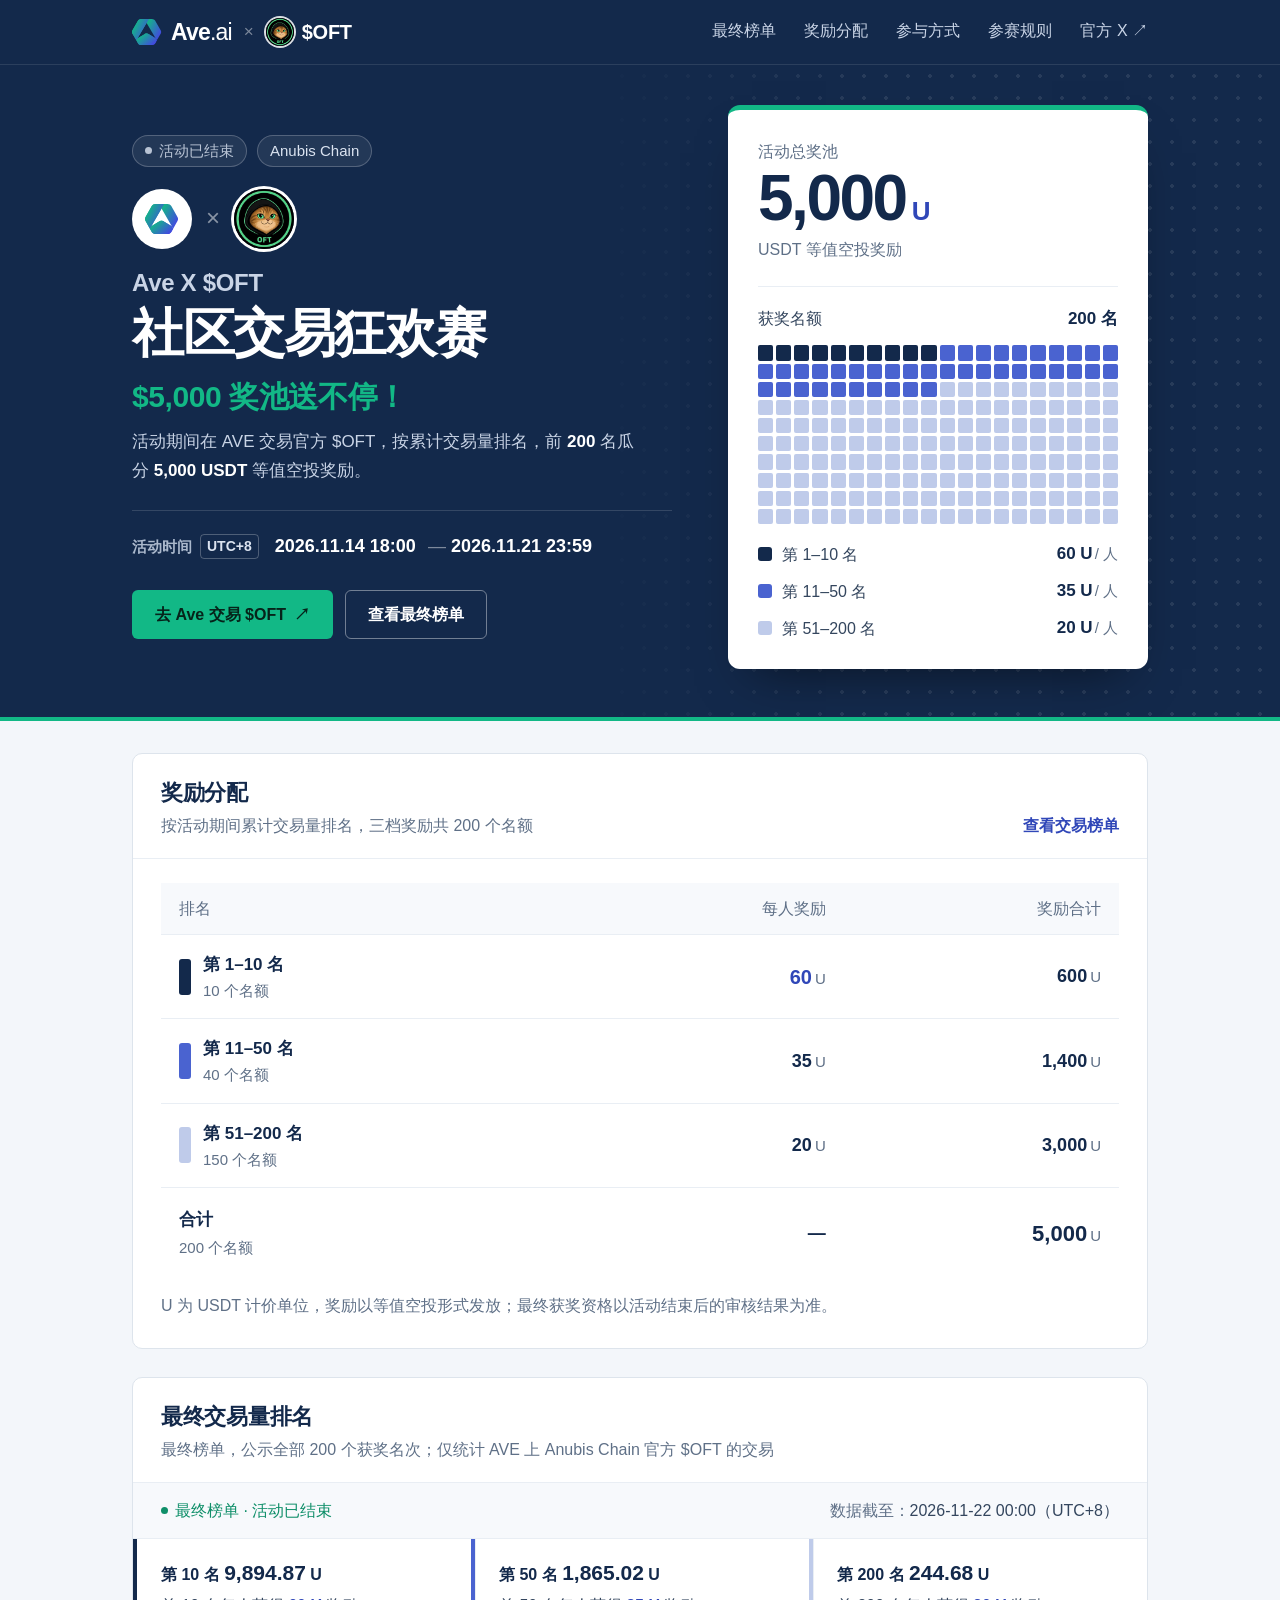
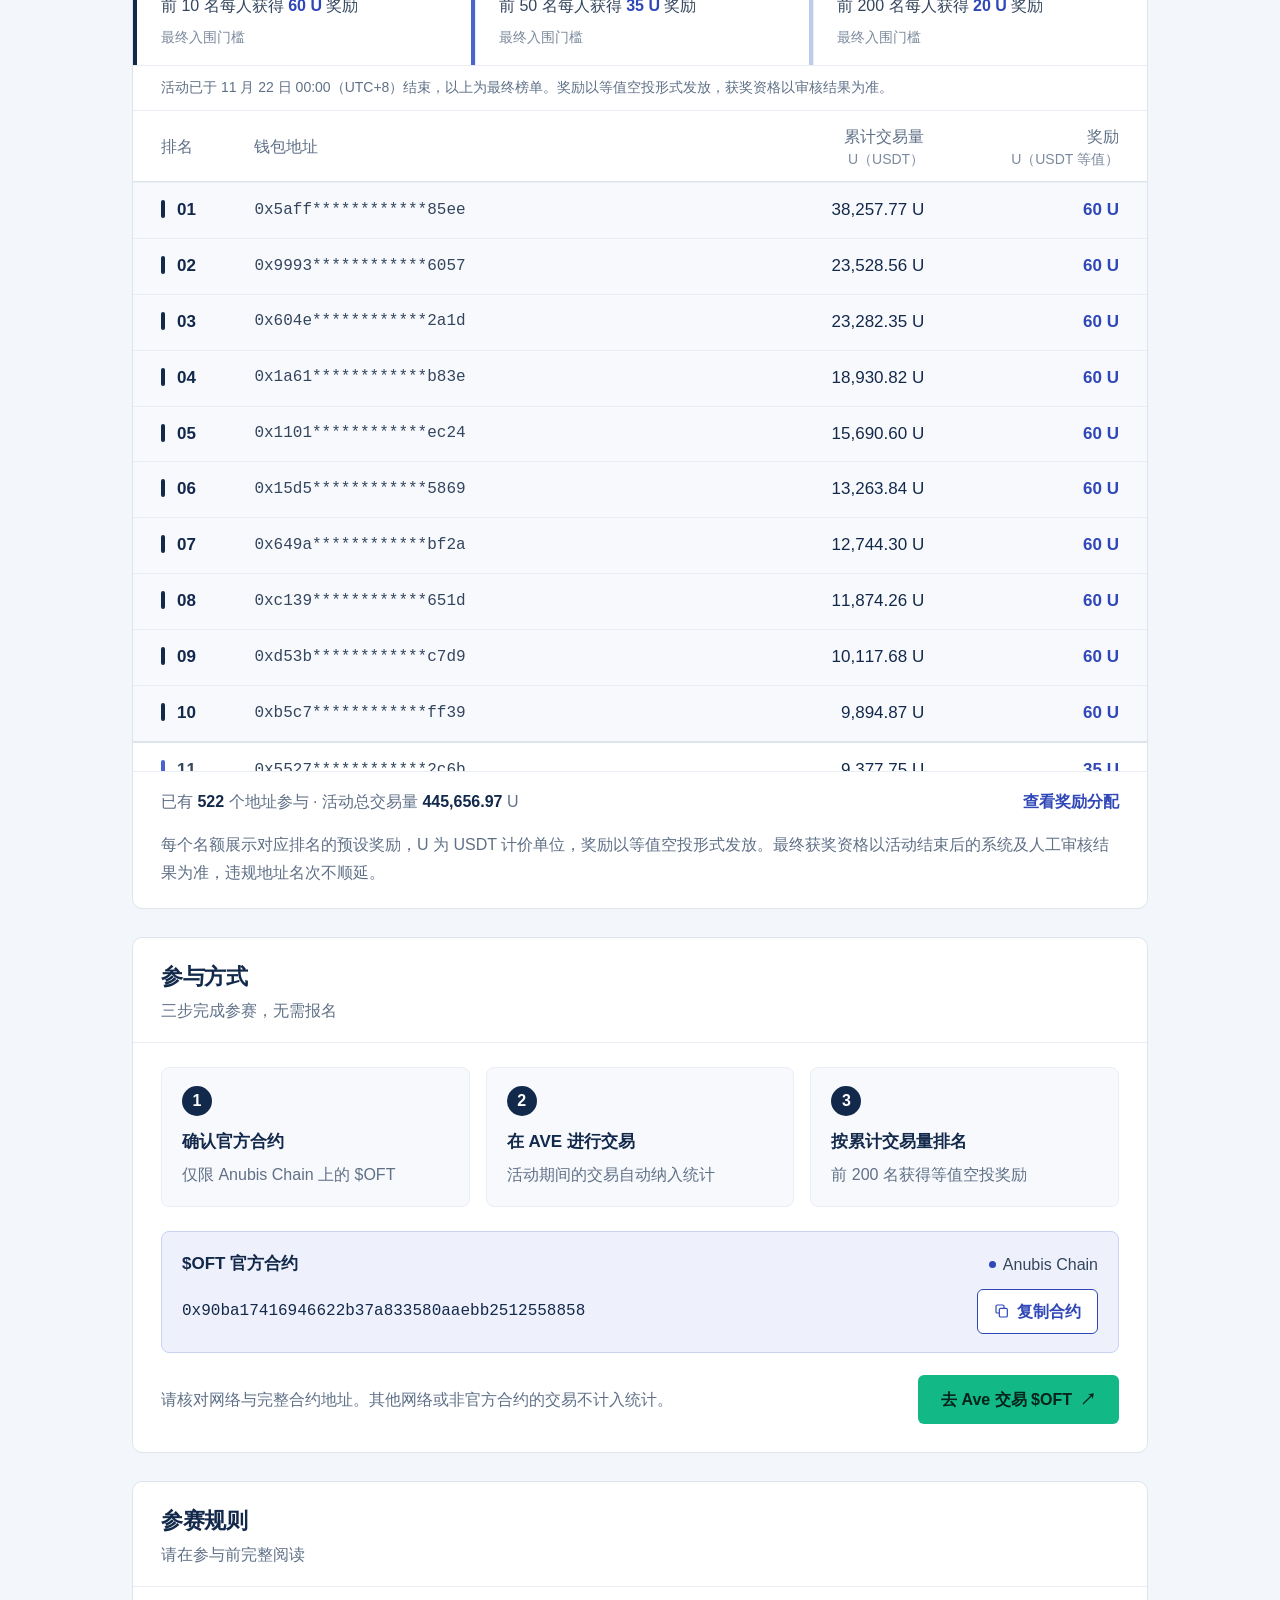
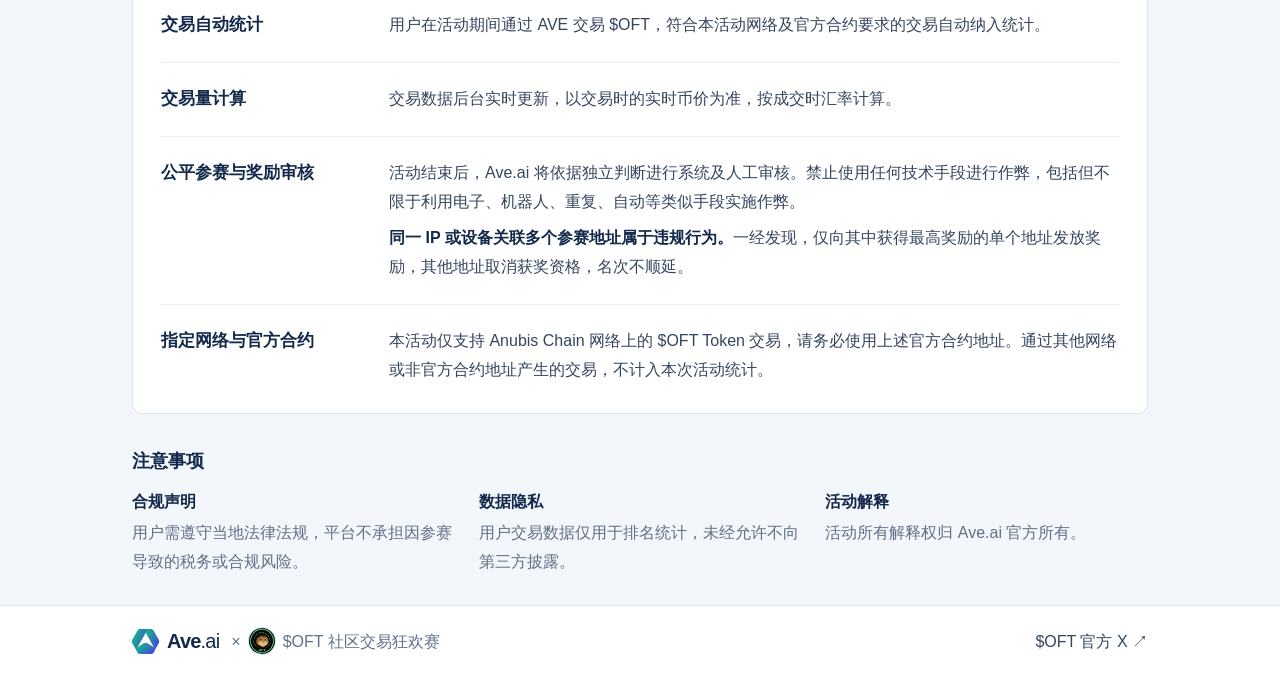
<file: template-oft.html>
<!doctype html>
<html lang="zh-CN">
<head>
  <meta charset="utf-8">
  <meta name="viewport" content="width=device-width, initial-scale=1">
  <meta name="theme-color" content="#13294b">
  <title>Ave X $OFT 社区交易狂欢赛｜5,000 USDT 等值空投奖池</title>
  <meta name="description" content="2026年11月14日18:00至11月21日23:59（UTC+8），在AVE交易Anubis Chain上的官方$OFT，交易量前200名瓜分5,000 USDT等值空投奖励。">
  <meta property="og:title" content="Ave X $OFT 社区交易狂欢赛">
  <meta property="og:description" content="$5,000 奖池送不停！交易量前200名瓜分等值空投奖励。2026.11.14—11.21（UTC+8）。">
  <meta property="og:type" content="website">
  <link rel="icon" type="image/svg+xml" href="[data-uri]">
  <style>
:root{
  color-scheme:light;
  --bg:#f3f6fa;--paper:#fff;--soft:#f7f9fc;--line:#dde4ec;--line-soft:#e9eef4;
  --ink:#13294b;--text:#34465e;--muted:#5f7087;
  --indigo:#3047b8;--indigo-hover:#253a9c;--indigo-soft:#eef1fb;
  --tier1:#13294b;--tier2:#4a63d0;--tier3:#bfcbea;
  --live:#0f8f69;--green:#12b886;
  --sans:-apple-system,BlinkMacSystemFont,"PingFang SC","Hiragino Sans GB","Microsoft YaHei","Segoe UI",sans-serif;
  --mono:ui-monospace,SFMono-Regular,Menlo,Consolas,"Liberation Mono",monospace;
}
*{box-sizing:border-box}
html{scroll-behavior:smooth;scroll-padding-top:20px}
body{margin:0;background:var(--bg);color:var(--text);font:17px/1.7 var(--sans);-webkit-text-size-adjust:100%;font-variant-numeric:tabular-nums}
a{color:inherit;text-decoration:none}
button{font:inherit;cursor:pointer}
button,a{-webkit-tap-highlight-color:transparent}
a:focus-visible,button:focus-visible,[tabindex]:focus-visible{outline:3px solid #6f84e0;outline-offset:3px}
h1,h2,h3,h4,p{margin:0}
strong,b{font-weight:650}
img{display:block}
[hidden]{display:none!important}
.sr-only{position:absolute;width:1px;height:1px;padding:0;margin:-1px;overflow:hidden;clip:rect(0,0,0,0);white-space:nowrap;border:0}
.skip-link{position:absolute;left:12px;top:-70px;background:#fff;padding:10px;z-index:50}
.skip-link:focus{top:10px}
.wrap{max-width:1080px;margin:0 auto;padding:0 32px}

/* Header + hero band */
.topbar,.band{background-color:var(--ink);color:#fff}
.topbar{border-bottom:1px solid rgba(255,255,255,.1)}
.topbar .wrap{display:flex;align-items:center;gap:12px;min-height:64px}
.brand{display:inline-flex;align-items:center;gap:0;color:var(--ink);font-size:23px;font-weight:750;letter-spacing:-.8px;line-height:1}
.brand span{font-weight:500}
.brand .ave-logo{width:30px;height:26px;object-fit:contain;margin-right:9px}
.topbar .brand,.topbar .partner{color:#fff}
.cross{color:rgba(255,255,255,.45);font-size:17px}
.partner{display:inline-flex;align-items:center;gap:8px;color:var(--ink);font-size:20px;font-weight:750;letter-spacing:-.3px}
.oft-logo{width:28px;height:28px;border-radius:50%;object-fit:cover;flex-shrink:0;box-shadow:0 0 0 1px var(--line)}
.topbar .oft-logo{box-shadow:0 0 0 2px rgba(255,255,255,.85)}
.topnav{display:flex;gap:28px;margin-left:auto;font-size:16px;color:#c9d4e6}
.topnav a{padding:6px 0;border-bottom:2px solid transparent}
.topnav a:hover{color:#fff;border-bottom-color:var(--green)}

.band{position:relative;overflow:hidden;border-bottom:4px solid var(--green)}
.band:before{content:"";position:absolute;inset:0 0 0 46%;pointer-events:none;background-image:radial-gradient(rgba(255,255,255,.09) 1.6px,transparent 1.7px);background-size:22px 22px;-webkit-mask-image:linear-gradient(90deg,transparent,#000 40%);mask-image:linear-gradient(90deg,transparent,#000 40%)}
.hero{position:relative;display:grid;grid-template-columns:minmax(0,1fr) minmax(0,420px);gap:56px;align-items:center;padding-top:40px;padding-bottom:48px}
.status-row{display:flex;flex-wrap:wrap;align-items:center;gap:10px;margin-bottom:22px;font-size:15px}
.chip{display:inline-flex;align-items:center;gap:7px;padding:3px 12px;border-radius:999px;background:rgba(255,255,255,.07);border:1px solid rgba(255,255,255,.22);color:#dbe3f0;line-height:1.6}
.chip.status{color:#c3cbff;border-color:rgba(195,203,255,.45)}
.chip.status:before{content:"";width:7px;height:7px;border-radius:50%;background:currentColor}
.chip.status[data-phase="live"]{color:#5fe3b5;border-color:rgba(95,227,181,.5);background:rgba(18,184,134,.12)}
.chip.status[data-phase="ended"]{color:#b8c3d4;border-color:rgba(255,255,255,.22)}
.lockup{display:flex;align-items:center;gap:14px;margin-bottom:20px}
.lockup-tile{display:flex;align-items:center;justify-content:center;width:60px;height:60px;border-radius:50%;background:#fff}
.lockup-tile img{width:34px;height:30px;object-fit:contain}
.lockup-x{font-size:24px;color:rgba(255,255,255,.5);font-weight:300}
.lockup-oft{width:60px;height:60px;border-radius:50%;object-fit:cover;box-shadow:0 0 0 3px #fff}
.hero h1{color:#fff;font-weight:800;line-height:1.14;letter-spacing:-1.5px}
.hero h1 .h1-partners{display:block;font-size:24px;letter-spacing:-.3px;color:#c9d4e6;font-weight:700;margin-bottom:8px}
.hero h1 .h1-main{display:block;font-size:52px}
.tagline{margin-top:14px;font-size:30px;line-height:1.3;font-weight:800;color:var(--green);letter-spacing:-.4px}
.lede{margin-top:12px;font-size:17px;color:#c9d4e6;max-width:30em}
.lede strong{color:#fff}
.when{margin-top:24px;padding-top:20px;border-top:1px solid rgba(255,255,255,.14)}
.time-label{font-size:15px;color:#aab8cc;display:inline-flex;align-items:center;gap:8px}
.tz{font-size:14px;color:#dbe3f0;border:1px solid rgba(255,255,255,.25);border-radius:4px;padding:0 6px;line-height:1.7}
.event-date{display:flex;flex-wrap:wrap;align-items:center;gap:4px 12px;font-size:18px;font-weight:650;color:#fff}
.event-date .time-label{margin-right:4px}
.event-date time,.event-date .date-end{white-space:nowrap}
.event-date .dash{color:rgba(255,255,255,.45);font-weight:400}
.countdown-wrap{display:flex;flex-wrap:wrap;align-items:center;gap:10px 18px;margin-top:16px}
.countdown{display:flex;flex-wrap:wrap;gap:8px}
.cd{display:inline-flex;align-items:baseline;gap:5px;padding:6px 12px;border-radius:8px;background:rgba(255,255,255,.08);border:1px solid rgba(255,255,255,.16)}
.cd b{min-width:2ch;text-align:center;font-size:28px;line-height:1.15;font-weight:800;color:#fff}
.cd span{font-size:14px;color:#aab8cc}
.actions{display:flex;flex-wrap:wrap;gap:12px;margin-top:28px}
.btn{display:inline-flex;align-items:center;justify-content:center;gap:8px;min-height:46px;padding:10px 22px;border-radius:6px;font-size:16px;font-weight:650;white-space:nowrap;border:1px solid transparent;transition:background .15s,border-color .15s}
.btn-primary{background:var(--ink);color:#fff}
.btn-primary:hover{background:#0b1b33}
.btn-secondary{background:var(--paper);color:var(--ink);border-color:#c6d1de}
.btn-secondary:hover{border-color:var(--ink)}
.btn-accent{background:var(--indigo);color:#fff}
.btn-accent:hover{background:var(--indigo-hover)}
.btn-cta{background:var(--green);color:#06231a}
.btn-cta:hover{background:#2fd19e}
.btn-ghost{color:#fff;border-color:rgba(255,255,255,.4)}
.btn-ghost:hover{border-color:#fff;background:rgba(255,255,255,.06)}

/* Prize card with 200 seats */
.pool{background:var(--paper);color:var(--text);border-radius:12px;padding:28px 30px 26px;border-top:5px solid var(--green);box-shadow:0 24px 48px -24px rgba(0,0,0,.55)}
.pool-label{font-size:16px;color:var(--muted)}
.pool-value{font-size:64px;line-height:1.05;font-weight:800;color:var(--ink);letter-spacing:-2.5px;white-space:nowrap}
.pool-value small{font-size:26px;letter-spacing:0;margin-left:6px;font-weight:700;color:var(--indigo)}
.pool-sub{font-size:16px;color:var(--muted);margin-top:4px}
.seat-title{display:flex;justify-content:space-between;align-items:baseline;margin-top:22px;padding-top:18px;border-top:1px solid var(--line-soft);font-size:16px;color:var(--text)}
.seat-title b{color:var(--ink);font-size:17px}
.seats{display:grid;grid-template-columns:repeat(20,1fr);gap:3px;margin-top:12px}
.seats i{display:block;aspect-ratio:1;border-radius:2px;background:var(--tier3)}
.seats.is-animating i{animation:seat-in .35s ease-out both;animation-delay:calc(var(--i) * 6ms + 100ms)}
.seats i.t1{background:var(--tier1)}
.seats i.t2{background:var(--tier2)}
@keyframes seat-in{from{opacity:0;transform:scale(.4)}to{opacity:1;transform:none}}
.tiers{list-style:none;margin:16px 0 0;padding:0;display:grid;gap:8px}
.tiers li{display:grid;grid-template-columns:14px 1fr auto;align-items:center;gap:10px;font-size:16px}
.tiers li:before{content:"";width:14px;height:14px;border-radius:3px;background:var(--tier3)}
.tiers li.t1:before{background:var(--tier1)}
.tiers li.t2:before{background:var(--tier2)}
.tiers li span{color:var(--text)}
.tiers li b{color:var(--ink);font-size:17px;white-space:nowrap}
.tiers li b small{font-size:15px;font-weight:500;color:var(--muted);margin-left:2px}

.content{padding-top:32px}

/* Sections */
.panel{background:var(--paper);border:1px solid var(--line);border-radius:10px;margin-bottom:28px;overflow:hidden}
.panel-head{display:flex;flex-wrap:wrap;align-items:flex-end;justify-content:space-between;gap:12px 20px;padding:24px 28px 18px;border-bottom:1px solid var(--line-soft)}
.panel-head h2{font-size:22px;line-height:1.4;color:var(--ink);font-weight:750;letter-spacing:-.3px}
.panel-head p{font-size:16px;color:var(--muted);margin-top:4px}
.panel-body{padding:24px 28px 28px}
.head-link{font-size:16px;color:var(--indigo);font-weight:600;white-space:nowrap}
.head-link:hover{text-decoration:underline;text-underline-offset:4px}

/* Reward table */
.prize-table{width:100%;border-collapse:collapse;font-size:17px}
.prize-table th,.prize-table td{padding:16px 18px;border-bottom:1px solid var(--line-soft);text-align:right;white-space:nowrap}
.prize-table thead th{font-size:16px;font-weight:500;color:var(--muted);background:var(--soft);padding-top:12px;padding-bottom:12px}
.prize-table tr>:first-child{text-align:left;white-space:normal}
.prize-table tbody th{font-weight:650;color:var(--ink)}
.tier-name{display:flex;align-items:center;gap:12px}
.tier-name:before{content:"";width:12px;height:36px;border-radius:3px;background:var(--tier3);flex-shrink:0}
.t1 .tier-name:before{background:var(--tier1)}
.t2 .tier-name:before{background:var(--tier2)}
.slot-count{display:block;font-size:15px;font-weight:400;color:var(--muted);line-height:1.5}
.prize-table td{color:var(--ink);font-size:18px;font-weight:600}
.prize-table td .unit{font-size:15px;font-weight:500;color:var(--muted);margin-left:3px}
.prize-table tbody tr.t1 td:nth-child(2){color:var(--indigo);font-size:20px;font-weight:750}
.prize-table tfoot th,.prize-table tfoot td{border-bottom:0;padding-top:18px;font-weight:750;color:var(--ink)}
.prize-table tfoot td:last-child{font-size:22px;color:var(--ink)}
.prize-table tfoot th span{display:block;font-size:15px;color:var(--muted);font-weight:400}
.table-scroll{overflow-x:auto;overscroll-behavior-x:contain}
.note{margin-top:16px;font-size:16px;color:var(--muted)}

/* Leaderboard */
.board-meta{display:flex;flex-wrap:wrap;align-items:center;justify-content:space-between;gap:8px 20px;padding:14px 28px;font-size:16px;color:var(--muted);background:var(--soft);border-bottom:1px solid var(--line-soft)}
.data-status{display:inline-flex;align-items:center;gap:7px}
.data-status:before{content:"";width:7px;height:7px;border-radius:50%;background:#8a98ab}
.data-status[data-state="ready"]{color:var(--live)}
.data-status[data-state="loading"]{color:var(--indigo)}
.data-status[data-state="error"]{color:#a5672a}
.data-status[data-state]:before{background:currentColor}
#updated-at{color:var(--text)}
.refresh-button{display:inline-flex;align-items:center;gap:7px;min-height:44px;padding:6px 16px;border:1px solid #c6d1de;border-radius:6px;background:var(--paper);color:var(--ink);font-size:16px;font-weight:600}
.refresh-button:hover:not(:disabled){border-color:var(--ink)}
.refresh-button:disabled{cursor:default;color:#98a5b6;background:var(--soft);border-color:var(--line)}
.thresholds{display:grid;grid-template-columns:repeat(3,minmax(0,1fr));border-bottom:1px solid var(--line-soft)}
.th-item{padding:16px 28px 16px 24px;border-left:4px solid var(--tier3)}
.th-item+.th-item{box-shadow:inset 1px 0 0 var(--line-soft)}
.th-item.t1{border-left-color:var(--tier1)}
.th-item.t2{border-left-color:var(--tier2)}
.th-tier{margin:2px 0 0;font-size:16px;color:var(--text)}
.th-tier span{color:var(--indigo);font-weight:700}
.th-value{margin:0;font-size:16px;color:var(--ink);font-weight:600;white-space:nowrap}
.th-value b{font-size:21px;font-weight:750;color:var(--ink);font-variant-numeric:tabular-nums}
.th-value.is-open b{font-size:19px;color:var(--live)}
.th-hint{margin:6px 0 0;font-size:14px;color:#7c8a9d}
.th-note{margin:0;padding:10px 28px;font-size:14px;color:var(--muted);border-bottom:1px solid var(--line-soft)}
.empty-state{padding:16px 28px;border-bottom:1px solid var(--line-soft);background:#fbfcfe}
.empty-state h3{font-size:17px;color:var(--ink);font-weight:650}
.empty-state p{font-size:16px;color:var(--muted)}
.board-scroll{max-height:660px;overflow:auto;overscroll-behavior:contain}
.board-table{width:100%;min-width:640px;border-collapse:collapse;table-layout:fixed}
.board-table thead th{position:sticky;top:0;z-index:1;background:var(--paper);box-shadow:inset 0 -1px 0 var(--line);text-align:left;font-size:16px;font-weight:500;color:var(--muted);padding:12px 20px}
.board-table thead small{display:block;font-size:14px;color:#7c8a9d;font-weight:400;line-height:1.4}
.board-table th,.board-table td{padding:13px 20px;border-bottom:1px solid var(--line-soft);text-align:left}
.board-table thead th:first-child,.board-table .rank-cell{padding-left:28px}
.board-table thead th:last-child,.board-table .reward-cell{padding-right:28px}
.board-table col.c-rank{width:10%}.board-table col.c-wallet{width:46%}.board-table col.c-vol{width:24%}.board-table col.c-reward{width:20%}
.board-table thead th:nth-child(3),.board-table thead th:nth-child(4),.board-table .numeric{text-align:right}
.rank-cell{font-size:17px;font-weight:650;color:var(--text)}
.rank-cell:before{content:"";display:inline-block;width:4px;height:18px;border-radius:2px;background:var(--tier3);vertical-align:-3px;margin-right:12px}
.tier1 .rank-cell{color:var(--ink)}
.tier1 .rank-cell:before{background:var(--tier1)}
.tier2 .rank-cell:before{background:var(--tier2)}
.tier1{background:#f8f9fd}
.tier-start>*{border-top:2px solid var(--line)}
.wallet-address{display:block;font:16px/1.6 var(--mono);color:var(--text);overflow-wrap:anywhere}
.addr-short{display:none}
.wallet-pending{font:400 16px/1.6 var(--sans);color:#8593a6}
.numeric{font-size:17px;color:var(--ink);white-space:nowrap}
.reward-cell{font-weight:700;color:var(--indigo)}
.board-table tbody tr:hover{background:#f1f4fb}
.board-foot{display:flex;flex-wrap:wrap;justify-content:space-between;gap:8px 20px;padding:16px 28px;font-size:16px;color:var(--muted);border-top:1px solid var(--line-soft)}
.board-foot b{color:var(--ink)}
.board-foot a{color:var(--indigo);font-weight:600}
.scroll-hint{display:none}
.rest-row td{padding:16px 28px;font-size:16px;color:var(--muted);background:var(--soft)}
.rest-row b{color:var(--indigo)}

/* Participate */
.steps{list-style:none;margin:0 0 24px;padding:0;display:grid;grid-template-columns:repeat(3,minmax(0,1fr));gap:16px;counter-reset:step}
.steps li{counter-increment:step;padding:18px 20px;border:1px solid var(--line-soft);border-radius:8px;background:var(--soft)}
.steps li:before{content:counter(step);display:flex;align-items:center;justify-content:center;width:30px;height:30px;border-radius:50%;background:var(--ink);color:#fff;font-size:16px;font-weight:700;margin-bottom:12px}
.steps h3{font-size:17px;color:var(--ink);font-weight:650}
.steps p{font-size:16px;color:var(--muted);margin-top:4px}
.contract{border:1px solid #c9d2f1;background:var(--indigo-soft);border-radius:8px;padding:18px 20px}
.contract-head{display:flex;flex-wrap:wrap;align-items:center;justify-content:space-between;gap:6px 14px;margin-bottom:10px;font-size:16px}
.contract-head strong{color:var(--ink);font-size:17px}
.network{display:inline-flex;align-items:center;gap:7px;color:var(--text)}
.network:before{content:"";width:7px;height:7px;border-radius:50%;background:var(--indigo)}
.contract-row{display:flex;flex-wrap:wrap;align-items:center;justify-content:space-between;gap:12px}
.contract-row code{flex:1 1 440px;min-width:0;font:16px/1.7 var(--mono);color:var(--ink);overflow-wrap:anywhere}
.copy-button{display:inline-flex;align-items:center;justify-content:center;gap:7px;min-height:44px;padding:8px 16px;border-radius:6px;border:1px solid var(--indigo);background:var(--paper);color:var(--indigo);font-size:16px;font-weight:650;flex-shrink:0}
.copy-button:hover{background:#fff;box-shadow:inset 0 0 0 1px var(--indigo)}
.participate-foot{display:flex;flex-wrap:wrap;align-items:center;justify-content:space-between;gap:16px 24px;margin-top:22px}
.participate-foot p{font-size:16px;color:var(--muted);max-width:32em}

/* Rules */
.rules{display:grid;gap:22px}
.rules section{display:grid;grid-template-columns:200px minmax(0,1fr);gap:8px 28px;padding-bottom:22px;border-bottom:1px solid var(--line-soft)}
.rules section:last-child{border-bottom:0;padding-bottom:0}
.rules h3{font-size:17px;color:var(--ink);font-weight:650;line-height:1.6}
.rules p{font-size:16px;line-height:1.8;color:var(--text)}
.rules p+p{margin-top:8px}
.rules strong{color:var(--ink)}

/* Notice + footer */
.notice{padding:4px 0 28px}
.notice h2{font-size:18px;color:var(--ink);margin-bottom:12px}
.notice dl{display:grid;grid-template-columns:repeat(3,minmax(0,1fr));gap:24px;margin:0}
.notice dt{font-size:16px;color:var(--ink);font-weight:650;margin-bottom:4px}
.notice dd{margin:0;font-size:16px;line-height:1.8;color:var(--muted)}
footer{border-top:1px solid var(--line);background:var(--paper)}
footer .wrap{display:flex;flex-wrap:wrap;align-items:center;justify-content:space-between;gap:14px 24px;padding-top:22px;padding-bottom:26px}
.footer-brand{display:flex;flex-wrap:wrap;align-items:center;gap:10px 12px}
footer .brand{font-size:20px}
footer .brand .ave-logo{width:28px;height:25px;margin-right:7px}
.footer-event{display:inline-flex;align-items:center;gap:8px;font-size:16px;color:var(--muted)}
.footer-event .oft-logo{width:26px;height:26px}
.social-link{font-size:16px;color:var(--text)}
.social-link:hover{color:var(--indigo)}

.mobile-action{display:none}
.toast{position:fixed;left:50%;bottom:30px;transform:translateX(-50%);background:var(--ink);color:#fff;padding:10px 20px;border-radius:6px;font-size:16px;z-index:30;opacity:0;pointer-events:none;transition:opacity .15s;max-width:calc(100% - 32px);width:max-content;text-align:center}
.toast.visible{opacity:1}

@media(max-width:960px){
  .hero{grid-template-columns:1fr;gap:32px;padding-top:36px}
  .band:before{inset:0 0 0 30%}
  .hero h1 .h1-main{font-size:46px}
  .pool{max-width:560px}
}
@media(max-width:760px){
  body{font-size:16px}
  .wrap{padding:0 16px}
  .topbar .wrap{min-height:56px;gap:8px}
  .brand{font-size:20px}
  .brand .ave-logo{margin-right:7px}
  .brand .ave-logo{width:26px;height:23px}
  .partner{font-size:17px;gap:6px}
  .partner .oft-logo{width:24px;height:24px}
  .topnav{gap:0}
  .topnav a{display:none}
  .topnav a.nav-board{display:inline-block;font-weight:650;color:var(--green)}
  .hero{padding-top:26px;padding-bottom:30px;gap:26px}
  .band:before{inset:0;background-size:18px 18px;-webkit-mask-image:linear-gradient(180deg,#000,transparent 60%);mask-image:linear-gradient(180deg,#000,transparent 60%)}
  .status-row{margin-bottom:18px}
  .lockup{gap:12px;margin-bottom:16px}
  .lockup-tile,.lockup-oft{width:48px;height:48px}
  .lockup-tile img{width:28px;height:25px}
  .lockup-x{font-size:20px}
  .hero h1 .h1-partners{font-size:20px;margin-bottom:4px}
  .hero h1 .h1-main{font-size:36px;letter-spacing:-.8px}
  .tagline{font-size:24px;margin-top:10px}
  .lede{font-size:16px}
  .when{margin-top:20px;padding-top:18px}
  .event-date{font-size:17px}
  .event-date .time-label{flex-basis:100%}
  .countdown-wrap{gap:8px}
  .countdown{gap:6px;flex-wrap:nowrap}
  .cd{padding:5px 8px;gap:3px}
  .cd b{font-size:22px}
  .cd span{font-size:13px}
  .actions{display:none}
  .pool{padding:22px 18px 20px}
  .pool-value{font-size:48px}
  .pool-value small{font-size:20px}
  .content{padding-top:24px}
  .seats{gap:2px}
  .panel{margin-bottom:22px}
  .panel-head{padding:18px 16px 14px}
  .panel-head h2{font-size:20px}
  .panel-body{padding:18px 16px 20px}
  .prize-table{font-size:16px}
  .prize-table th,.prize-table td{padding:14px 8px}
  .prize-table thead th{font-size:15px}
  .tier-name{gap:8px}
  .tier-name:before{width:8px;height:34px}
  .prize-table td{font-size:16px}
  .prize-table td .unit{font-size:15px}
  .prize-table tbody tr.t1 td:nth-child(2){font-size:18px}
  .prize-table tfoot td:last-child{font-size:19px}
  .board-meta{padding:12px 16px}
  .empty-state{padding:14px 16px}
  .thresholds{grid-template-columns:1fr}
  .th-item{padding:12px 16px 12px 12px}
  .th-item+.th-item{box-shadow:inset 0 1px 0 var(--line-soft)}
  .th-tier{font-size:15px}
  .th-value{font-size:15px}
  .th-value b{font-size:19px}
  .th-value.is-open b{font-size:17px}
  .th-hint{font-size:13px}
  .th-note{padding:10px 16px;font-size:13px}
  .scroll-hint{display:block;padding:10px 16px 0;font-size:15px;color:var(--muted)}
  .board-scroll{max-height:560px}
  .board-table{min-width:0}
  .board-table col.c-rank{width:13%}.board-table col.c-wallet{width:31%}.board-table col.c-vol{width:37%}.board-table col.c-reward{width:19%}
  .board-table thead th:first-child{white-space:nowrap;padding-right:0}
  .board-table td:nth-child(2){padding-left:4px;padding-right:4px}
  .addr-short{white-space:nowrap}
  .board-table th,.board-table td{padding:12px 6px}
  .board-table thead th{font-size:14px;padding-top:10px;padding-bottom:10px;line-height:1.4}
  .board-table thead th:last-child small{display:none}
  .board-table thead th:last-child{white-space:nowrap;padding-left:0}
  .vol-unit{display:none}
  .th-prefix{display:none}
  .board-table thead th:first-child,.board-table .rank-cell{padding-left:12px}
  .board-table thead th:last-child,.board-table .reward-cell{padding-right:14px}
  .rank-cell{font-size:16px}
  .rank-cell:before{display:none}
  .tier1 .rank-cell,.tier2 .rank-cell{box-shadow:inset 3px 0 0 var(--tier2)}
  .tier1 .rank-cell{box-shadow:inset 3px 0 0 var(--tier1)}
  .addr-full{display:none}.addr-short{display:inline}
  .wallet-address,.wallet-pending{font-size:15px}
  .numeric{font-size:16px;white-space:normal;overflow-wrap:anywhere}
  .reward-cell{white-space:nowrap}
  .board-foot{padding:14px 16px}
  .rest-row td{padding:14px 12px;font-size:15px}
  .steps{grid-template-columns:1fr;gap:12px;margin-bottom:18px}
  .steps li{display:grid;grid-template-columns:30px 1fr;column-gap:14px;padding:14px 16px}
  .steps li:before{margin:2px 0 0;grid-row:span 2}
  .steps p{margin-top:0}
  .contract{padding:14px}
  .contract-row code{flex-basis:100%;font-size:15px}
  .copy-button{width:100%}
  .participate-foot .btn{width:100%}
  .rules section{grid-template-columns:1fr;gap:4px}
  .rules p{font-size:16px}
  .notice dl{grid-template-columns:1fr;gap:14px}
  footer .wrap{padding-bottom:100px}
  .mobile-action{display:flex;gap:10px;position:fixed;left:0;right:0;bottom:0;z-index:20;padding:10px 16px calc(10px + env(safe-area-inset-bottom));background:rgba(255,255,255,.97);border-top:1px solid var(--line)}
  .mobile-action .btn{flex:1;min-height:48px;padding:10px;font-size:16px}
  .mobile-action .btn-secondary{flex:0 0 38%}
  .toast{bottom:88px}
}
@media(max-width:370px){
  .hero h1 .h1-main{font-size:32px}
  .tagline{font-size:22px}
  .pool-value{font-size:42px}
  .cd{padding:4px 6px}
  .cd b{font-size:20px}
  .brand{font-size:18px}
  .partner{font-size:16px}
  .cross{font-size:14px}
}
@media(prefers-reduced-motion:reduce){html{scroll-behavior:auto}*{transition:none!important;animation:none!important}}
  </style>
</head>
<body>
  <a class="skip-link" href="#main">跳转至活动内容</a>
  <header class="topbar"><div class="wrap">
    <a class="brand" href="https://ave.ai/" target="_blank" rel="noopener noreferrer" aria-label="打开 Ave.ai 官网"><img class="ave-logo" src="[data-uri]" width="34" height="30" alt="">Ave<span>.ai</span></a>
    <span class="cross" aria-hidden="true">×</span>
    <span class="partner"><img class="oft-logo" src="[data-uri]" width="32" height="32" alt="OFT 官方 Logo">$OFT</span>
    <nav class="topnav" aria-label="活动导航"><a class="nav-board" href="#leaderboard">交易榜单</a><a href="#rewards">奖励分配</a><a href="#participate">参与方式</a><a href="#rules">参赛规则</a><a href="https://x.com/OFTCAT" target="_blank" rel="noopener noreferrer">官方 X <span aria-hidden="true">↗</span></a></nav>
  </div></header>

  <main id="main">
  <section class="band" aria-labelledby="event-title"><div class="wrap hero">
      <div class="hero-copy">
        <div class="status-row"><span class="chip status" id="event-status">活动时间见下方</span><span class="chip">Anubis Chain</span></div>
        <div class="lockup" aria-hidden="true"><span class="lockup-tile"><img src="[data-uri]" width="40" height="36" alt=""></span><span class="lockup-x">×</span><img class="lockup-oft" src="[data-uri]" width="76" height="76" alt=""></div>
        <h1 id="event-title"><span class="h1-partners">Ave X $OFT</span><span class="h1-main">社区交易狂欢赛</span></h1>
        <p class="tagline">$5,000 奖池送不停！</p>
        <p class="lede">活动期间在 AVE 交易官方 $OFT，按累计交易量排名，前 <strong>200</strong> 名瓜分 <strong>5,000 USDT</strong> 等值空投奖励。</p>
        <div class="when" aria-label="活动时间">
          <p class="event-date"><span class="time-label">活动时间 <span class="tz">UTC+8</span></span><time datetime="2026-11-14T18:00:00+08:00">2026.11.14 18:00</time><span class="date-end"><span class="dash">—</span> <time datetime="2026-11-21T23:59:00+08:00">2026.11.21 23:59</time></span></p>
          <div class="countdown-wrap" id="countdown-wrap" hidden><span class="time-label" id="countdown-label">距离活动开始</span><div class="countdown" role="timer" aria-label="活动倒计时"><span class="cd"><b id="days">00</b><span>天</span></span><span class="cd"><b id="hours">00</b><span>时</span></span><span class="cd"><b id="minutes">00</b><span>分</span></span><span class="cd"><b id="seconds">00</b><span>秒</span></span></div></div>
        </div>
        <div class="actions"><a class="btn btn-cta" href="https://ave.ai/token/0x90ba17416946622b37a833580aaebb2512558858-anubis" target="_blank" rel="noopener noreferrer">去 Ave 交易 $OFT <span aria-hidden="true">↗</span></a><a class="btn btn-ghost" href="#leaderboard">查看交易榜单</a></div>
      </div>
      <aside class="pool" aria-label="总奖池 5,000 USDT 等值空投，200 个获奖名额">
        <div class="pool-label">活动总奖池</div>
        <div class="pool-value">5,000<small>U</small></div>
        <div class="pool-sub">USDT 等值空投奖励</div>
        <div class="seat-title"><span>获奖名额</span><b>200 名</b></div>
        <div class="seats" aria-hidden="true"><i class="t1" style="--i:1"></i><i class="t1" style="--i:2"></i><i class="t1" style="--i:3"></i><i class="t1" style="--i:4"></i><i class="t1" style="--i:5"></i><i class="t1" style="--i:6"></i><i class="t1" style="--i:7"></i><i class="t1" style="--i:8"></i><i class="t1" style="--i:9"></i><i class="t1" style="--i:10"></i><i class="t2" style="--i:11"></i><i class="t2" style="--i:12"></i><i class="t2" style="--i:13"></i><i class="t2" style="--i:14"></i><i class="t2" style="--i:15"></i><i class="t2" style="--i:16"></i><i class="t2" style="--i:17"></i><i class="t2" style="--i:18"></i><i class="t2" style="--i:19"></i><i class="t2" style="--i:20"></i><i class="t2" style="--i:21"></i><i class="t2" style="--i:22"></i><i class="t2" style="--i:23"></i><i class="t2" style="--i:24"></i><i class="t2" style="--i:25"></i><i class="t2" style="--i:26"></i><i class="t2" style="--i:27"></i><i class="t2" style="--i:28"></i><i class="t2" style="--i:29"></i><i class="t2" style="--i:30"></i><i class="t2" style="--i:31"></i><i class="t2" style="--i:32"></i><i class="t2" style="--i:33"></i><i class="t2" style="--i:34"></i><i class="t2" style="--i:35"></i><i class="t2" style="--i:36"></i><i class="t2" style="--i:37"></i><i class="t2" style="--i:38"></i><i class="t2" style="--i:39"></i><i class="t2" style="--i:40"></i><i class="t2" style="--i:41"></i><i class="t2" style="--i:42"></i><i class="t2" style="--i:43"></i><i class="t2" style="--i:44"></i><i class="t2" style="--i:45"></i><i class="t2" style="--i:46"></i><i class="t2" style="--i:47"></i><i class="t2" style="--i:48"></i><i class="t2" style="--i:49"></i><i class="t2" style="--i:50"></i><i class="t3" style="--i:51"></i><i class="t3" style="--i:52"></i><i class="t3" style="--i:53"></i><i class="t3" style="--i:54"></i><i class="t3" style="--i:55"></i><i class="t3" style="--i:56"></i><i class="t3" style="--i:57"></i><i class="t3" style="--i:58"></i><i class="t3" style="--i:59"></i><i class="t3" style="--i:60"></i><i class="t3" style="--i:61"></i><i class="t3" style="--i:62"></i><i class="t3" style="--i:63"></i><i class="t3" style="--i:64"></i><i class="t3" style="--i:65"></i><i class="t3" style="--i:66"></i><i class="t3" style="--i:67"></i><i class="t3" style="--i:68"></i><i class="t3" style="--i:69"></i><i class="t3" style="--i:70"></i><i class="t3" style="--i:71"></i><i class="t3" style="--i:72"></i><i class="t3" style="--i:73"></i><i class="t3" style="--i:74"></i><i class="t3" style="--i:75"></i><i class="t3" style="--i:76"></i><i class="t3" style="--i:77"></i><i class="t3" style="--i:78"></i><i class="t3" style="--i:79"></i><i class="t3" style="--i:80"></i><i class="t3" style="--i:81"></i><i class="t3" style="--i:82"></i><i class="t3" style="--i:83"></i><i class="t3" style="--i:84"></i><i class="t3" style="--i:85"></i><i class="t3" style="--i:86"></i><i class="t3" style="--i:87"></i><i class="t3" style="--i:88"></i><i class="t3" style="--i:89"></i><i class="t3" style="--i:90"></i><i class="t3" style="--i:91"></i><i class="t3" style="--i:92"></i><i class="t3" style="--i:93"></i><i class="t3" style="--i:94"></i><i class="t3" style="--i:95"></i><i class="t3" style="--i:96"></i><i class="t3" style="--i:97"></i><i class="t3" style="--i:98"></i><i class="t3" style="--i:99"></i><i class="t3" style="--i:100"></i><i class="t3" style="--i:101"></i><i class="t3" style="--i:102"></i><i class="t3" style="--i:103"></i><i class="t3" style="--i:104"></i><i class="t3" style="--i:105"></i><i class="t3" style="--i:106"></i><i class="t3" style="--i:107"></i><i class="t3" style="--i:108"></i><i class="t3" style="--i:109"></i><i class="t3" style="--i:110"></i><i class="t3" style="--i:111"></i><i class="t3" style="--i:112"></i><i class="t3" style="--i:113"></i><i class="t3" style="--i:114"></i><i class="t3" style="--i:115"></i><i class="t3" style="--i:116"></i><i class="t3" style="--i:117"></i><i class="t3" style="--i:118"></i><i class="t3" style="--i:119"></i><i class="t3" style="--i:120"></i><i class="t3" style="--i:121"></i><i class="t3" style="--i:122"></i><i class="t3" style="--i:123"></i><i class="t3" style="--i:124"></i><i class="t3" style="--i:125"></i><i class="t3" style="--i:126"></i><i class="t3" style="--i:127"></i><i class="t3" style="--i:128"></i><i class="t3" style="--i:129"></i><i class="t3" style="--i:130"></i><i class="t3" style="--i:131"></i><i class="t3" style="--i:132"></i><i class="t3" style="--i:133"></i><i class="t3" style="--i:134"></i><i class="t3" style="--i:135"></i><i class="t3" style="--i:136"></i><i class="t3" style="--i:137"></i><i class="t3" style="--i:138"></i><i class="t3" style="--i:139"></i><i class="t3" style="--i:140"></i><i class="t3" style="--i:141"></i><i class="t3" style="--i:142"></i><i class="t3" style="--i:143"></i><i class="t3" style="--i:144"></i><i class="t3" style="--i:145"></i><i class="t3" style="--i:146"></i><i class="t3" style="--i:147"></i><i class="t3" style="--i:148"></i><i class="t3" style="--i:149"></i><i class="t3" style="--i:150"></i><i class="t3" style="--i:151"></i><i class="t3" style="--i:152"></i><i class="t3" style="--i:153"></i><i class="t3" style="--i:154"></i><i class="t3" style="--i:155"></i><i class="t3" style="--i:156"></i><i class="t3" style="--i:157"></i><i class="t3" style="--i:158"></i><i class="t3" style="--i:159"></i><i class="t3" style="--i:160"></i><i class="t3" style="--i:161"></i><i class="t3" style="--i:162"></i><i class="t3" style="--i:163"></i><i class="t3" style="--i:164"></i><i class="t3" style="--i:165"></i><i class="t3" style="--i:166"></i><i class="t3" style="--i:167"></i><i class="t3" style="--i:168"></i><i class="t3" style="--i:169"></i><i class="t3" style="--i:170"></i><i class="t3" style="--i:171"></i><i class="t3" style="--i:172"></i><i class="t3" style="--i:173"></i><i class="t3" style="--i:174"></i><i class="t3" style="--i:175"></i><i class="t3" style="--i:176"></i><i class="t3" style="--i:177"></i><i class="t3" style="--i:178"></i><i class="t3" style="--i:179"></i><i class="t3" style="--i:180"></i><i class="t3" style="--i:181"></i><i class="t3" style="--i:182"></i><i class="t3" style="--i:183"></i><i class="t3" style="--i:184"></i><i class="t3" style="--i:185"></i><i class="t3" style="--i:186"></i><i class="t3" style="--i:187"></i><i class="t3" style="--i:188"></i><i class="t3" style="--i:189"></i><i class="t3" style="--i:190"></i><i class="t3" style="--i:191"></i><i class="t3" style="--i:192"></i><i class="t3" style="--i:193"></i><i class="t3" style="--i:194"></i><i class="t3" style="--i:195"></i><i class="t3" style="--i:196"></i><i class="t3" style="--i:197"></i><i class="t3" style="--i:198"></i><i class="t3" style="--i:199"></i><i class="t3" style="--i:200"></i></div>
        <ul class="tiers">
          <li class="t1"><span>第 1–10 名</span><b>60 U<small>/ 人</small></b></li>
          <li class="t2"><span>第 11–50 名</span><b>35 U<small>/ 人</small></b></li>
          <li class="t3"><span>第 51–200 名</span><b>20 U<small>/ 人</small></b></li>
        </ul>
      </aside>
  </div></section>

  <div class="wrap content">

    <section id="rewards" class="panel" aria-labelledby="rewards-title">
      <div class="panel-head"><div><h2 id="rewards-title">奖励分配</h2><p>按活动期间累计交易量排名，三档奖励共 200 个名额</p></div><a class="head-link" href="#leaderboard">查看交易榜单</a></div>
      <div class="panel-body">
        <div class="table-scroll"><table class="prize-table"><caption class="sr-only">交易量排名奖励分配，总计200人，5,000 USDT等值空投</caption>
          <thead><tr><th scope="col">排名</th><th scope="col">每人奖励</th><th scope="col">奖励合计</th></tr></thead>
          <tbody>
            <tr class="t1"><th scope="row"><span class="tier-name"><span>第 1–10 名<small class="slot-count">10 个名额</small></span></span></th><td>60<span class="unit">U</span></td><td>600<span class="unit">U</span></td></tr>
            <tr class="t2"><th scope="row"><span class="tier-name"><span>第 11–50 名<small class="slot-count">40 个名额</small></span></span></th><td>35<span class="unit">U</span></td><td>1,400<span class="unit">U</span></td></tr>
            <tr class="t3"><th scope="row"><span class="tier-name"><span>第 51–200 名<small class="slot-count">150 个名额</small></span></span></th><td>20<span class="unit">U</span></td><td>3,000<span class="unit">U</span></td></tr>
          </tbody>
          <tfoot><tr><th scope="row">合计<span>200 个名额</span></th><td>—</td><td>5,000<span class="unit">U</span></td></tr></tfoot>
        </table></div>
        <p class="note">U 为 USDT 计价单位，奖励以等值空投形式发放；最终获奖资格以活动结束后的审核结果为准。</p>
      </div>
    </section>

    <section id="leaderboard" class="panel" aria-labelledby="board-title">
      <div class="panel-head"><div><h2 id="board-title">交易量排名</h2><p id="board-sub">榜单公示前 50 名，奖励覆盖前 200 名；仅统计 AVE 上 Anubis Chain 官方 $OFT 的交易</p></div><button type="button" id="refresh-button" class="refresh-button" disabled><svg aria-hidden="true" width="16" height="16" viewBox="0 0 24 24" fill="none" stroke="currentColor" stroke-width="1.8"><path d="M20 7v5h-5M4 17v-5h5"/><path d="M6.3 7a7 7 0 0 1 11.4-1L20 9M4 15l2.3 3A7 7 0 0 0 17.7 17"/></svg>刷新榜单</button></div>
      <div class="board-meta"><span id="data-status" class="data-status" role="status" aria-live="polite">连接中</span><span>数据截至：<time id="updated-at">—</time></span></div>
      <div class="thresholds" role="group" aria-label="各奖励档位当前门槛">
        <div class="th-item t1"><p class="th-value" id="th-10">交易满 <b>—</b> U</p><p class="th-tier">即可进入前 10 名，获得 <span>60 U</span> 奖励</p><p class="th-hint" id="th-10-hint">按当前第 10 名交易量计算</p></div>
        <div class="th-item t2"><p class="th-value" id="th-50">交易满 <b>—</b> U</p><p class="th-tier">即可进入前 50 名，获得 <span>35 U</span> 奖励</p><p class="th-hint" id="th-50-hint">按当前第 50 名交易量计算</p></div>
        <div class="th-item t3"><p class="th-value" id="th-200">交易满 <b>—</b> U</p><p class="th-tier">即可进入前 200 名，获得 <span>20 U</span> 奖励</p><p class="th-hint" id="th-200-hint">按当前第 200 名交易量计算</p></div>
      </div>
      <p class="th-note">门槛按当前榜单计算，其他用户继续交易后会上涨，最终以活动结束时的排名为准。</p>
      <div id="empty-state" class="empty-state"><h3 id="empty-title">榜单加载中</h3><p id="empty-description">正在获取最新排名。</p></div>
      <p class="scroll-hint" id="scroll-hint">在榜单内上下滑动查看前 50 名</p>
      <div class="board-scroll" tabindex="0" role="region" aria-label="交易榜单表格，可滚动">
        <table class="board-table" aria-label="OFT 交易量排名，公示前 50 名">
          <colgroup><col class="c-rank"><col class="c-wallet"><col class="c-vol"><col class="c-reward"></colgroup>
          <thead><tr><th scope="col">排名</th><th scope="col">钱包地址</th><th scope="col">累计交易量<small>U（USDT）</small></th><th scope="col"><span class="th-prefix">预计</span>奖励<small>U（USDT 等值）</small></th></tr></thead>
          <tbody id="leaderboard-body"><tr class="tier1"><th scope="row" class="rank-cell">01</th><td><span class="wallet-pending">待更新</span></td><td class="numeric">—</td><td class="numeric reward-cell">60 U</td></tr><tr class="tier1"><th scope="row" class="rank-cell">02</th><td><span class="wallet-pending">待更新</span></td><td class="numeric">—</td><td class="numeric reward-cell">60 U</td></tr><tr class="tier1"><th scope="row" class="rank-cell">03</th><td><span class="wallet-pending">待更新</span></td><td class="numeric">—</td><td class="numeric reward-cell">60 U</td></tr><tr class="tier1"><th scope="row" class="rank-cell">04</th><td><span class="wallet-pending">待更新</span></td><td class="numeric">—</td><td class="numeric reward-cell">60 U</td></tr><tr class="tier1"><th scope="row" class="rank-cell">05</th><td><span class="wallet-pending">待更新</span></td><td class="numeric">—</td><td class="numeric reward-cell">60 U</td></tr><tr class="tier1"><th scope="row" class="rank-cell">06</th><td><span class="wallet-pending">待更新</span></td><td class="numeric">—</td><td class="numeric reward-cell">60 U</td></tr><tr class="tier1"><th scope="row" class="rank-cell">07</th><td><span class="wallet-pending">待更新</span></td><td class="numeric">—</td><td class="numeric reward-cell">60 U</td></tr><tr class="tier1"><th scope="row" class="rank-cell">08</th><td><span class="wallet-pending">待更新</span></td><td class="numeric">—</td><td class="numeric reward-cell">60 U</td></tr><tr class="tier1"><th scope="row" class="rank-cell">09</th><td><span class="wallet-pending">待更新</span></td><td class="numeric">—</td><td class="numeric reward-cell">60 U</td></tr><tr class="tier1"><th scope="row" class="rank-cell">10</th><td><span class="wallet-pending">待更新</span></td><td class="numeric">—</td><td class="numeric reward-cell">60 U</td></tr><tr class="tier2 tier-start"><th scope="row" class="rank-cell">11</th><td><span class="wallet-pending">待更新</span></td><td class="numeric">—</td><td class="numeric reward-cell">35 U</td></tr><tr class="tier2"><th scope="row" class="rank-cell">12</th><td><span class="wallet-pending">待更新</span></td><td class="numeric">—</td><td class="numeric reward-cell">35 U</td></tr><tr class="tier2"><th scope="row" class="rank-cell">13</th><td><span class="wallet-pending">待更新</span></td><td class="numeric">—</td><td class="numeric reward-cell">35 U</td></tr><tr class="tier2"><th scope="row" class="rank-cell">14</th><td><span class="wallet-pending">待更新</span></td><td class="numeric">—</td><td class="numeric reward-cell">35 U</td></tr><tr class="tier2"><th scope="row" class="rank-cell">15</th><td><span class="wallet-pending">待更新</span></td><td class="numeric">—</td><td class="numeric reward-cell">35 U</td></tr><tr class="tier2"><th scope="row" class="rank-cell">16</th><td><span class="wallet-pending">待更新</span></td><td class="numeric">—</td><td class="numeric reward-cell">35 U</td></tr><tr class="tier2"><th scope="row" class="rank-cell">17</th><td><span class="wallet-pending">待更新</span></td><td class="numeric">—</td><td class="numeric reward-cell">35 U</td></tr><tr class="tier2"><th scope="row" class="rank-cell">18</th><td><span class="wallet-pending">待更新</span></td><td class="numeric">—</td><td class="numeric reward-cell">35 U</td></tr><tr class="tier2"><th scope="row" class="rank-cell">19</th><td><span class="wallet-pending">待更新</span></td><td class="numeric">—</td><td class="numeric reward-cell">35 U</td></tr><tr class="tier2"><th scope="row" class="rank-cell">20</th><td><span class="wallet-pending">待更新</span></td><td class="numeric">—</td><td class="numeric reward-cell">35 U</td></tr><tr class="tier2"><th scope="row" class="rank-cell">21</th><td><span class="wallet-pending">待更新</span></td><td class="numeric">—</td><td class="numeric reward-cell">35 U</td></tr><tr class="tier2"><th scope="row" class="rank-cell">22</th><td><span class="wallet-pending">待更新</span></td><td class="numeric">—</td><td class="numeric reward-cell">35 U</td></tr><tr class="tier2"><th scope="row" class="rank-cell">23</th><td><span class="wallet-pending">待更新</span></td><td class="numeric">—</td><td class="numeric reward-cell">35 U</td></tr><tr class="tier2"><th scope="row" class="rank-cell">24</th><td><span class="wallet-pending">待更新</span></td><td class="numeric">—</td><td class="numeric reward-cell">35 U</td></tr><tr class="tier2"><th scope="row" class="rank-cell">25</th><td><span class="wallet-pending">待更新</span></td><td class="numeric">—</td><td class="numeric reward-cell">35 U</td></tr><tr class="tier2"><th scope="row" class="rank-cell">26</th><td><span class="wallet-pending">待更新</span></td><td class="numeric">—</td><td class="numeric reward-cell">35 U</td></tr><tr class="tier2"><th scope="row" class="rank-cell">27</th><td><span class="wallet-pending">待更新</span></td><td class="numeric">—</td><td class="numeric reward-cell">35 U</td></tr><tr class="tier2"><th scope="row" class="rank-cell">28</th><td><span class="wallet-pending">待更新</span></td><td class="numeric">—</td><td class="numeric reward-cell">35 U</td></tr><tr class="tier2"><th scope="row" class="rank-cell">29</th><td><span class="wallet-pending">待更新</span></td><td class="numeric">—</td><td class="numeric reward-cell">35 U</td></tr><tr class="tier2"><th scope="row" class="rank-cell">30</th><td><span class="wallet-pending">待更新</span></td><td class="numeric">—</td><td class="numeric reward-cell">35 U</td></tr><tr class="tier2"><th scope="row" class="rank-cell">31</th><td><span class="wallet-pending">待更新</span></td><td class="numeric">—</td><td class="numeric reward-cell">35 U</td></tr><tr class="tier2"><th scope="row" class="rank-cell">32</th><td><span class="wallet-pending">待更新</span></td><td class="numeric">—</td><td class="numeric reward-cell">35 U</td></tr><tr class="tier2"><th scope="row" class="rank-cell">33</th><td><span class="wallet-pending">待更新</span></td><td class="numeric">—</td><td class="numeric reward-cell">35 U</td></tr><tr class="tier2"><th scope="row" class="rank-cell">34</th><td><span class="wallet-pending">待更新</span></td><td class="numeric">—</td><td class="numeric reward-cell">35 U</td></tr><tr class="tier2"><th scope="row" class="rank-cell">35</th><td><span class="wallet-pending">待更新</span></td><td class="numeric">—</td><td class="numeric reward-cell">35 U</td></tr><tr class="tier2"><th scope="row" class="rank-cell">36</th><td><span class="wallet-pending">待更新</span></td><td class="numeric">—</td><td class="numeric reward-cell">35 U</td></tr><tr class="tier2"><th scope="row" class="rank-cell">37</th><td><span class="wallet-pending">待更新</span></td><td class="numeric">—</td><td class="numeric reward-cell">35 U</td></tr><tr class="tier2"><th scope="row" class="rank-cell">38</th><td><span class="wallet-pending">待更新</span></td><td class="numeric">—</td><td class="numeric reward-cell">35 U</td></tr><tr class="tier2"><th scope="row" class="rank-cell">39</th><td><span class="wallet-pending">待更新</span></td><td class="numeric">—</td><td class="numeric reward-cell">35 U</td></tr><tr class="tier2"><th scope="row" class="rank-cell">40</th><td><span class="wallet-pending">待更新</span></td><td class="numeric">—</td><td class="numeric reward-cell">35 U</td></tr><tr class="tier2"><th scope="row" class="rank-cell">41</th><td><span class="wallet-pending">待更新</span></td><td class="numeric">—</td><td class="numeric reward-cell">35 U</td></tr><tr class="tier2"><th scope="row" class="rank-cell">42</th><td><span class="wallet-pending">待更新</span></td><td class="numeric">—</td><td class="numeric reward-cell">35 U</td></tr><tr class="tier2"><th scope="row" class="rank-cell">43</th><td><span class="wallet-pending">待更新</span></td><td class="numeric">—</td><td class="numeric reward-cell">35 U</td></tr><tr class="tier2"><th scope="row" class="rank-cell">44</th><td><span class="wallet-pending">待更新</span></td><td class="numeric">—</td><td class="numeric reward-cell">35 U</td></tr><tr class="tier2"><th scope="row" class="rank-cell">45</th><td><span class="wallet-pending">待更新</span></td><td class="numeric">—</td><td class="numeric reward-cell">35 U</td></tr><tr class="tier2"><th scope="row" class="rank-cell">46</th><td><span class="wallet-pending">待更新</span></td><td class="numeric">—</td><td class="numeric reward-cell">35 U</td></tr><tr class="tier2"><th scope="row" class="rank-cell">47</th><td><span class="wallet-pending">待更新</span></td><td class="numeric">—</td><td class="numeric reward-cell">35 U</td></tr><tr class="tier2"><th scope="row" class="rank-cell">48</th><td><span class="wallet-pending">待更新</span></td><td class="numeric">—</td><td class="numeric reward-cell">35 U</td></tr><tr class="tier2"><th scope="row" class="rank-cell">49</th><td><span class="wallet-pending">待更新</span></td><td class="numeric">—</td><td class="numeric reward-cell">35 U</td></tr><tr class="tier2"><th scope="row" class="rank-cell">50</th><td><span class="wallet-pending">待更新</span></td><td class="numeric">—</td><td class="numeric reward-cell">35 U</td></tr><tr class="rest-row tier-start"><td colspan="4">第 51–200 名每人 <b>20 U</b>，榜单仅公示前 50 名，最终名次以活动结束后的审核结果为准。</td></tr></tbody>
        </table>
      </div>
      <div class="board-foot"><span>已有 <b id="trader-count">—</b> 个地址参与 · 活动总交易量 <b id="total-volume">—</b> U</span><a href="#rewards">查看奖励分配</a></div>
      <p class="note" style="padding:0 28px 22px;margin:0">每个名额展示对应排名的预设奖励，U 为 USDT 计价单位，奖励以等值空投形式发放。最终获奖资格以活动结束后的系统及人工审核结果为准，违规地址名次不顺延。</p>
      <noscript><p class="note" style="padding:0 28px 22px;margin:0">请开启 JavaScript 以查看榜单更新。</p></noscript>
    </section>

    <section id="participate" class="panel" aria-labelledby="participate-title">
      <div class="panel-head"><div><h2 id="participate-title">参与方式</h2><p>三步完成参赛，无需报名</p></div></div>
      <div class="panel-body">
        <ol class="steps">
          <li><h3>确认官方合约</h3><p>仅限 Anubis Chain 上的 $OFT</p></li>
          <li><h3>在 AVE 进行交易</h3><p>活动期间的交易自动纳入统计</p></li>
          <li><h3>按累计交易量排名</h3><p>前 200 名获得等值空投奖励</p></li>
        </ol>
        <div class="contract">
          <div class="contract-head"><strong>$OFT 官方合约</strong><span class="network">Anubis Chain</span></div>
          <div class="contract-row"><code id="contract-address">0x90ba17416946622b37a833580aaebb2512558858</code><button type="button" class="copy-button" id="copy-contract" aria-label="复制 OFT 官方合约地址"><svg aria-hidden="true" width="16" height="16" viewBox="0 0 24 24" fill="none" stroke="currentColor" stroke-width="1.8"><rect x="8" y="8" width="12" height="13" rx="2"/><path d="M15 8V5a2 2 0 0 0-2-2H5a2 2 0 0 0-2 2v8a2 2 0 0 0 2 2h3"/></svg><span>复制合约</span></button></div>
        </div>
        <div class="participate-foot"><p>请核对网络与完整合约地址。其他网络或非官方合约的交易不计入统计。</p><a class="btn btn-cta" href="https://ave.ai/token/0x90ba17416946622b37a833580aaebb2512558858-anubis" target="_blank" rel="noopener noreferrer">去 Ave 交易 $OFT <span aria-hidden="true">↗</span></a></div>
      </div>
    </section>

    <section id="rules" class="panel" aria-labelledby="rules-title">
      <div class="panel-head"><div><h2 id="rules-title">参赛规则</h2><p>请在参与前完整阅读</p></div></div>
      <div class="panel-body"><div class="rules">
        <section><h3>交易自动统计</h3><div><p>用户在活动期间通过 AVE 交易 $OFT，符合本活动网络及官方合约要求的交易自动纳入统计。</p></div></section>
        <section><h3>交易量计算</h3><div><p>交易数据后台实时更新，以交易时的实时币价为准，按成交时汇率计算。</p></div></section>
        <section><h3>公平参赛与奖励审核</h3><div><p>活动结束后，Ave.ai 将依据独立判断进行系统及人工审核。禁止使用任何技术手段进行作弊，包括但不限于利用电子、机器人、重复、自动等类似手段实施作弊。</p><p><strong>同一 IP 或设备关联多个参赛地址属于违规行为。</strong>一经发现，仅向其中获得最高奖励的单个地址发放奖励，其他地址取消获奖资格，名次不顺延。</p></div></section>
        <section><h3>指定网络与官方合约</h3><div><p>本活动仅支持 Anubis Chain 网络上的 $OFT Token 交易，请务必使用上述官方合约地址。通过其他网络或非官方合约地址产生的交易，不计入本次活动统计。</p></div></section>
      </div></div>
    </section>

    <section class="notice" aria-labelledby="notice-title"><h2 id="notice-title">注意事项</h2><dl><div><dt>合规声明</dt><dd>用户需遵守当地法律法规，平台不承担因参赛导致的税务或合规风险。</dd></div><div><dt>数据隐私</dt><dd>用户交易数据仅用于排名统计，未经允许不向第三方披露。</dd></div><div><dt>活动解释</dt><dd>活动所有解释权归 Ave.ai 官方所有。</dd></div></dl></section>
  </div>
  </main>

  <footer><div class="wrap">
    <div class="footer-brand"><a class="brand" href="https://ave.ai/" target="_blank" rel="noopener noreferrer"><img class="ave-logo" src="[data-uri]" width="28" height="25" alt="">Ave<span>.ai</span></a><span class="footer-event"><span aria-hidden="true">×</span><img class="oft-logo" src="[data-uri]" width="26" height="26" alt="OFT 官方 Logo"><span>$OFT 社区交易狂欢赛</span></span></div>
    <a class="social-link" href="https://x.com/OFTCAT" target="_blank" rel="noopener noreferrer">$OFT 官方 X <span aria-hidden="true">↗</span></a>
  </div></footer>

  <div class="mobile-action"><a class="btn btn-secondary" href="#leaderboard">查看榜单</a><a class="btn btn-cta" href="https://ave.ai/token/0x90ba17416946622b37a833580aaebb2512558858-anubis" target="_blank" rel="noopener noreferrer">去 Ave 交易 $OFT <span aria-hidden="true">↗</span></a></div>
  <div class="toast" id="toast" role="status" aria-live="polite"></div>
<script>
const startsAt = Date.parse('2026-11-14T18:00:00+08:00');
// Include the entire final minute stated in the campaign schedule.
const endsAt = Date.parse('2026-11-22T00:00:00+08:00');
const statusLabel = document.getElementById('event-status');
const countdownWrap = document.getElementById('countdown-wrap');
const countdownLabel = document.getElementById('countdown-label');
const countdownParts = ['days', 'hours', 'minutes', 'seconds'].map(id => document.getElementById(id));

function updateCountdown() {
  const now = Date.now();
  const upcoming = now < startsAt;
  const ended = now >= endsAt;
  statusLabel.textContent = ended ? '活动已结束' : upcoming ? '即将开始' : '活动进行中';
  statusLabel.dataset.phase = ended ? 'ended' : upcoming ? 'upcoming' : 'live';
  countdownWrap.hidden = ended;
  if (ended) return;
  countdownLabel.textContent = upcoming ? '距离活动开始' : '距离活动结束';
  const remaining = Math.max(0, Math.ceil(((upcoming ? startsAt : endsAt) - now) / 1000));
  const values = [Math.floor(remaining / 86400), Math.floor(remaining / 3600) % 24, Math.floor(remaining / 60) % 60, remaining % 60];
  countdownParts.forEach((part, i) => { part.textContent = String(values[i]).padStart(2, '0'); });
}
updateCountdown();
setInterval(updateCountdown, 1000);

// Light up the 200 seats once, only when the page is actually on screen; otherwise they stay fully visible.
(() => {
  const seats = document.querySelector('.seats');
  if (!seats || document.visibilityState !== 'visible' || !window.matchMedia || window.matchMedia('(prefers-reduced-motion: reduce)').matches) return;
  seats.classList.add('is-animating');
  setTimeout(() => seats.classList.remove('is-animating'), 2000);
})();

let toastTimeout;
function showToast(message) {
  const toast = document.getElementById('toast');
  toast.textContent = message;
  toast.classList.add('visible');
  clearTimeout(toastTimeout);
  toastTimeout = setTimeout(() => toast.classList.remove('visible'), 3500);
}

document.getElementById('copy-contract').addEventListener('click', async () => {
  const address = document.getElementById('contract-address');
  try {
    await navigator.clipboard.writeText(address.textContent.trim());
    showToast('合约地址已复制');
  } catch {
    const range = document.createRange();
    range.selectNodeContents(address);
    const selection = window.getSelection();
    selection.removeAllRanges();
    selection.addRange(range);
    showToast('请长按或手动复制已选中的合约地址');
  }
});
</script>
<script>
// 公开榜单接口：地址已打码。公示名次跟随接口 data.ranking_limit（50 或 200 均可，无需改页面）。
// 结算 CSV 接口含用户数据，不得放进本页面。
// Archived 2026-11-25: final public leaderboard (masked addresses) frozen into the page; no live API calls.
const ARCHIVED_LEADERBOARD = {"status":1,"data":{"start_time":"2026-11-14T10:00:00Z","end_time":"2026-11-21T16:00:00Z","ranking_limit":200,"total_trader_count":522,"total_tx_volume":"445656.9698188530984412319","results":[{"rank":1,"creator_address":"0x5aff************85ee","total_tx_volume":"38257.76655312971224","total_tx_count":44},{"rank":2,"creator_address":"0x9993************6057","total_tx_volume":"23528.5635076732494","total_tx_count":10},{"rank":3,"creator_address":"0x604e************2a1d","total_tx_volume":"23282.35343182793074","total_tx_count":58},{"rank":4,"creator_address":"0x1a61************b83e","total_tx_volume":"18930.8247491089803","total_tx_count":29},{"rank":5,"creator_address":"0x1101************ec24","total_tx_volume":"15690.5973799515629","total_tx_count":24},{"rank":6,"creator_address":"0x15d5************5869","total_tx_volume":"13263.837639126347148452","total_tx_count":23},{"rank":7,"creator_address":"0x649a************bf2a","total_tx_volume":"12744.301371658403956","total_tx_count":29},{"rank":8,"creator_address":"0xc139************651d","total_tx_volume":"11874.26075377223105","total_tx_count":32},{"rank":9,"creator_address":"0xd53b************c7d9","total_tx_volume":"10117.6827932803696","total_tx_count":7},{"rank":10,"creator_address":"0xb5c7************ff39","total_tx_volume":"9894.86879188992301","total_tx_count":2},{"rank":11,"creator_address":"0x5527************2c6b","total_tx_volume":"9377.748903463321346","total_tx_count":41},{"rank":12,"creator_address":"0x136a************c8d9","total_tx_volume":"8830.005331101258251","total_tx_count":15},{"rank":13,"creator_address":"0x1277************ce21","total_tx_volume":"7919.211422754352565","total_tx_count":45},{"rank":14,"creator_address":"0x8851************8fe4","total_tx_volume":"7283.5684832112326","total_tx_count":4},{"rank":15,"creator_address":"0xf32a************463b","total_tx_volume":"6759.2","total_tx_count":4},{"rank":16,"creator_address":"0xd071************34a9","total_tx_volume":"5884.45654449086575","total_tx_count":42},{"rank":17,"creator_address":"0x1239************ae1e","total_tx_volume":"5824.9111253246525","total_tx_count":3},{"rank":18,"creator_address":"0xc4b2************aac4","total_tx_volume":"5635.688457207126","total_tx_count":6},{"rank":19,"creator_address":"0x14ae************618e","total_tx_volume":"5400.40231477906355","total_tx_count":23},{"rank":20,"creator_address":"0x8ad0************94e1","total_tx_volume":"5273.73807332142735","total_tx_count":23},{"rank":21,"creator_address":"0x7ad1************0de7","total_tx_volume":"5262.13254312352","total_tx_count":1},{"rank":22,"creator_address":"0x8284************5bef","total_tx_volume":"4931.43909632009529","total_tx_count":12},{"rank":23,"creator_address":"0xc017************2fa0","total_tx_volume":"4699.0626157081539","total_tx_count":6},{"rank":24,"creator_address":"0x9c1e************7308","total_tx_volume":"4132.3365672627350105","total_tx_count":3},{"rank":25,"creator_address":"0x7a04************c1d7","total_tx_volume":"3918.2612835516528017","total_tx_count":74},{"rank":26,"creator_address":"0x8534************1521","total_tx_volume":"3756.7209406631727","total_tx_count":8},{"rank":27,"creator_address":"0x2914************535d","total_tx_volume":"3514.6897533983027","total_tx_count":5},{"rank":28,"creator_address":"0x86a1************096e","total_tx_volume":"3511.680000000001","total_tx_count":2},{"rank":29,"creator_address":"0x08e6************65a7","total_tx_volume":"3428.92102482259673","total_tx_count":11},{"rank":30,"creator_address":"0x01fc************7ed0","total_tx_volume":"3247.8686060731634","total_tx_count":2},{"rank":31,"creator_address":"0xd963************ba97","total_tx_volume":"2919.347344618006","total_tx_count":1},{"rank":32,"creator_address":"0xe2b6************41ca","total_tx_volume":"2843.00809677719039","total_tx_count":5},{"rank":33,"creator_address":"0xcfb1************8fe8","total_tx_volume":"2842.46025456664827","total_tx_count":8},{"rank":34,"creator_address":"0x360a************9d03","total_tx_volume":"2754.60353790987455","total_tx_count":8},{"rank":35,"creator_address":"0xb714************a6f0","total_tx_volume":"2630.82710792822994","total_tx_count":8},{"rank":36,"creator_address":"0x01e6************6dec","total_tx_volume":"2573.6913207118128","total_tx_count":5},{"rank":37,"creator_address":"0x3bb1************2612","total_tx_volume":"2490.86127629778042018","total_tx_count":76},{"rank":38,"creator_address":"0xd35c************95ea","total_tx_volume":"2437.11682733544000399","total_tx_count":11},{"rank":39,"creator_address":"0x8715************f09f","total_tx_volume":"2432.9225494341076","total_tx_count":1},{"rank":40,"creator_address":"0x7355************3bc3","total_tx_volume":"2426.23362381665642","total_tx_count":12},{"rank":41,"creator_address":"0x318f************4d10","total_tx_volume":"2271.00199740300475","total_tx_count":11},{"rank":42,"creator_address":"0xb9f0************ddce","total_tx_volume":"2236.0272868012421","total_tx_count":5},{"rank":43,"creator_address":"0xc37d************84eb","total_tx_volume":"2225.9758693847562","total_tx_count":4},{"rank":44,"creator_address":"0x051a************0a59","total_tx_volume":"2216.290930911943621","total_tx_count":15},{"rank":45,"creator_address":"0x3a53************097f","total_tx_volume":"2175.97181617804461","total_tx_count":6},{"rank":46,"creator_address":"0x1b6b************8dd8","total_tx_volume":"2089.4097830462606","total_tx_count":2},{"rank":47,"creator_address":"0x9599************f6ea","total_tx_volume":"1993.27760115255837","total_tx_count":8},{"rank":48,"creator_address":"0xfa68************9c61","total_tx_volume":"1944.34994109105997753","total_tx_count":10},{"rank":49,"creator_address":"0xe118************c974","total_tx_volume":"1898.4592164300427","total_tx_count":2},{"rank":50,"creator_address":"0xa5d2************665b","total_tx_volume":"1865.01995832006212","total_tx_count":5},{"rank":51,"creator_address":"0x23dc************9d27","total_tx_volume":"1838.46035449001943","total_tx_count":3},{"rank":52,"creator_address":"0x1c31************61fb","total_tx_volume":"1655.80599592732523","total_tx_count":8},{"rank":53,"creator_address":"0x6bfc************13a6","total_tx_volume":"1625.84329916011695","total_tx_count":11},{"rank":54,"creator_address":"0x6661************7b63","total_tx_volume":"1624.40939781141167028","total_tx_count":7},{"rank":55,"creator_address":"0xfaa5************f9e5","total_tx_volume":"1618.74287491000873","total_tx_count":4},{"rank":56,"creator_address":"0x45e1************cbac","total_tx_volume":"1587.79060760929789985","total_tx_count":25},{"rank":57,"creator_address":"0x7cf0************8c38","total_tx_volume":"1586.65850998098639","total_tx_count":7},{"rank":58,"creator_address":"0x7c3d************2ac4","total_tx_volume":"1507.1013142010559","total_tx_count":3},{"rank":59,"creator_address":"0x151c************9698","total_tx_volume":"1448.47804274283296","total_tx_count":6},{"rank":60,"creator_address":"0x8bfa************8031","total_tx_volume":"1435.927861690157057","total_tx_count":19},{"rank":61,"creator_address":"0xbcf5************a7f3","total_tx_volume":"1411.28242499159178","total_tx_count":8},{"rank":62,"creator_address":"0x38a6************55e4","total_tx_volume":"1332.520832452930796","total_tx_count":3},{"rank":63,"creator_address":"0x4405************6c86","total_tx_volume":"1307.13827385766","total_tx_count":2},{"rank":64,"creator_address":"0xe0d2************272a","total_tx_volume":"1252.29417252930480606","total_tx_count":5},{"rank":65,"creator_address":"0x310c************4444","total_tx_volume":"1240.61109791922827","total_tx_count":17},{"rank":66,"creator_address":"0x59b1************1efa","total_tx_volume":"1214.370511114985007","total_tx_count":16},{"rank":67,"creator_address":"0xd94e************4365","total_tx_volume":"1176.2992378241753","total_tx_count":2},{"rank":68,"creator_address":"0x604c************87f0","total_tx_volume":"1164.730656276035952","total_tx_count":18},{"rank":69,"creator_address":"0x2638************e695","total_tx_volume":"1160.20423147043471","total_tx_count":6},{"rank":70,"creator_address":"0xa7ca************059d","total_tx_volume":"1133.560387951562281","total_tx_count":31},{"rank":71,"creator_address":"0xb33c************f330","total_tx_volume":"1051.55022421738648245","total_tx_count":15},{"rank":72,"creator_address":"0x8930************5d1c","total_tx_volume":"1018.81658253953885","total_tx_count":6},{"rank":73,"creator_address":"0x6d6f************87fa","total_tx_volume":"1014.50975624160231157","total_tx_count":3},{"rank":74,"creator_address":"0x8eae************cc4d","total_tx_volume":"998.84326768734111","total_tx_count":9},{"rank":75,"creator_address":"0x8d6a************8de3","total_tx_volume":"955.788372716139787","total_tx_count":9},{"rank":76,"creator_address":"0xc376************e78d","total_tx_volume":"952.3200000000002","total_tx_count":1},{"rank":77,"creator_address":"0x61ec************99de","total_tx_volume":"946.13669138398826","total_tx_count":2},{"rank":78,"creator_address":"0x5a4a************69e7","total_tx_volume":"944.2999999999999","total_tx_count":5},{"rank":79,"creator_address":"0x8615************8c55","total_tx_volume":"942.2866340719414","total_tx_count":1},{"rank":80,"creator_address":"0x8fcc************27e9","total_tx_volume":"918.43935447069993","total_tx_count":11},{"rank":81,"creator_address":"0xcbfc************aa9f","total_tx_volume":"903.982903770767271","total_tx_count":18},{"rank":82,"creator_address":"0x06f3************a0b9","total_tx_volume":"896.5806201912324","total_tx_count":2},{"rank":83,"creator_address":"0xf2f7************b111","total_tx_volume":"884.81508784999287","total_tx_count":8},{"rank":84,"creator_address":"0xd270************4add","total_tx_volume":"875.13674583485482","total_tx_count":2},{"rank":85,"creator_address":"0x71e4************3944","total_tx_volume":"837.485680259411014","total_tx_count":9},{"rank":86,"creator_address":"0x461b************d2f7","total_tx_volume":"823.1844821143361856","total_tx_count":9},{"rank":87,"creator_address":"0x5494************1d5c","total_tx_volume":"805.22510112763081","total_tx_count":21},{"rank":88,"creator_address":"0xc8d4************b660","total_tx_volume":"791.97774282009365","total_tx_count":3},{"rank":89,"creator_address":"0xf6fa************5db9","total_tx_volume":"784.5458736895529","total_tx_count":4},{"rank":90,"creator_address":"0x141a************380c","total_tx_volume":"764.6429240635587","total_tx_count":6},{"rank":91,"creator_address":"0x6ecd************add0","total_tx_volume":"758.425101723601544","total_tx_count":9},{"rank":92,"creator_address":"0x2f5f************fa1b","total_tx_volume":"742.049263664666207","total_tx_count":24},{"rank":93,"creator_address":"0x1af5************1a66","total_tx_volume":"741.50410273970978","total_tx_count":5},{"rank":94,"creator_address":"0x90b7************ee80","total_tx_volume":"710.092174995564","total_tx_count":4},{"rank":95,"creator_address":"0x1084************3e7b","total_tx_volume":"703.501963053427162","total_tx_count":18},{"rank":96,"creator_address":"0x815b************410e","total_tx_volume":"692.7272407574644","total_tx_count":2},{"rank":97,"creator_address":"0x2bfe************8199","total_tx_volume":"682.53684764096279","total_tx_count":4},{"rank":98,"creator_address":"0xfef3************dd81","total_tx_volume":"637.281532524676","total_tx_count":1},{"rank":99,"creator_address":"0x799f************b99f","total_tx_volume":"635.373385780174526","total_tx_count":11},{"rank":100,"creator_address":"0xff16************d589","total_tx_volume":"627.492395421240268","total_tx_count":8},{"rank":101,"creator_address":"0x13c7************f1be","total_tx_volume":"624.232","total_tx_count":1},{"rank":102,"creator_address":"0xbc85************5462","total_tx_volume":"616.49823626535","total_tx_count":6},{"rank":103,"creator_address":"0x7461************8820","total_tx_volume":"610.843496369066547","total_tx_count":16},{"rank":104,"creator_address":"0x262e************856b","total_tx_volume":"599.6304372049346483","total_tx_count":10},{"rank":105,"creator_address":"0x93dc************2827","total_tx_volume":"595.6674019083102","total_tx_count":1},{"rank":106,"creator_address":"0xcf0d************b514","total_tx_volume":"592.7434313635321875","total_tx_count":27},{"rank":107,"creator_address":"0xf385************bb6b","total_tx_volume":"588.06051660962052","total_tx_count":6},{"rank":108,"creator_address":"0xab73************d366","total_tx_volume":"554.4841552979831","total_tx_count":6},{"rank":109,"creator_address":"0x5749************d3a9","total_tx_volume":"553.3038612388959","total_tx_count":14},{"rank":110,"creator_address":"0xd8ca************ec04","total_tx_volume":"550.0702027220851763","total_tx_count":12},{"rank":111,"creator_address":"0x97a8************2683","total_tx_volume":"548.2244812301092","total_tx_count":3},{"rank":112,"creator_address":"0x9807************aaca","total_tx_volume":"547.439658928705516","total_tx_count":4},{"rank":113,"creator_address":"0xf0f9************d1ab","total_tx_volume":"539.838756428827401","total_tx_count":5},{"rank":114,"creator_address":"0x1c6c************1e32","total_tx_volume":"537.563038259401665","total_tx_count":7},{"rank":115,"creator_address":"0x062b************bc65","total_tx_volume":"526.2821122871891699","total_tx_count":9},{"rank":116,"creator_address":"0xbd8d************9f10","total_tx_volume":"503.87704341893047","total_tx_count":30},{"rank":117,"creator_address":"0xc93a************857a","total_tx_volume":"500.65543431424157","total_tx_count":2},{"rank":118,"creator_address":"0xdfbf************0681","total_tx_volume":"497","total_tx_count":3},{"rank":119,"creator_address":"0x2e8a************ce9f","total_tx_volume":"495.66950075010826","total_tx_count":2},{"rank":120,"creator_address":"0xeaed************8787","total_tx_volume":"495.4814082418302","total_tx_count":1},{"rank":121,"creator_address":"0x7960************5c6b","total_tx_volume":"490.05292410241876","total_tx_count":10},{"rank":122,"creator_address":"0x1b8d************0be5","total_tx_volume":"470.77635699263075","total_tx_count":16},{"rank":123,"creator_address":"0xe891************8c83","total_tx_volume":"469.0207753454173","total_tx_count":7},{"rank":124,"creator_address":"0x6342************a729","total_tx_volume":"462.93456661420513","total_tx_count":9},{"rank":125,"creator_address":"0x86fe************7512","total_tx_volume":"460.28984442989891","total_tx_count":11},{"rank":126,"creator_address":"0x1c4b************c40e","total_tx_volume":"458.79830393086464","total_tx_count":11},{"rank":127,"creator_address":"0x8851************fb44","total_tx_volume":"455.9021370972983407","total_tx_count":5},{"rank":128,"creator_address":"0xa990************8ab4","total_tx_volume":"447.62865387042256","total_tx_count":13},{"rank":129,"creator_address":"0xc06f************1240","total_tx_volume":"437.018506912609936","total_tx_count":5},{"rank":130,"creator_address":"0x7ee5************9e17","total_tx_volume":"436.23733125063658","total_tx_count":13},{"rank":131,"creator_address":"0x72e4************5141","total_tx_volume":"435.50674034545678","total_tx_count":9},{"rank":132,"creator_address":"0x1001************b2fb","total_tx_volume":"432.26799669417031","total_tx_count":2},{"rank":133,"creator_address":"0xacc9************b960","total_tx_volume":"428.2777751086927","total_tx_count":1},{"rank":134,"creator_address":"0xa4c9************e614","total_tx_volume":"425.268179035498276","total_tx_count":12},{"rank":135,"creator_address":"0xb52b************8a47","total_tx_volume":"422.03167654211276","total_tx_count":11},{"rank":136,"creator_address":"0xad9e************b9ed","total_tx_volume":"420.92469461176722","total_tx_count":8},{"rank":137,"creator_address":"0xbfbf************4f71","total_tx_volume":"418.52714481366017","total_tx_count":13},{"rank":138,"creator_address":"0xf367************c5db","total_tx_volume":"417.89935182857455","total_tx_count":2},{"rank":139,"creator_address":"0x1572************88fd","total_tx_volume":"413.35667972362394","total_tx_count":2},{"rank":140,"creator_address":"0x7060************52f4","total_tx_volume":"409.65471611399993","total_tx_count":3},{"rank":141,"creator_address":"0x17ec************690b","total_tx_volume":"408.214492568837312","total_tx_count":9},{"rank":142,"creator_address":"0xbfb5************9ebe","total_tx_volume":"402.1373106977046","total_tx_count":11},{"rank":143,"creator_address":"0xe669************8fe2","total_tx_volume":"401.14077624260898","total_tx_count":14},{"rank":144,"creator_address":"0x86a1************1834","total_tx_volume":"396.8968689131461","total_tx_count":1},{"rank":145,"creator_address":"0x99bb************5557","total_tx_volume":"394.92647227978314","total_tx_count":4},{"rank":146,"creator_address":"0x9951************0d19","total_tx_volume":"390.76185684932733","total_tx_count":2},{"rank":147,"creator_address":"0x7b16************4239","total_tx_volume":"387.69927157194599","total_tx_count":8},{"rank":148,"creator_address":"0x6b6c************739a","total_tx_volume":"385.72118886012365","total_tx_count":8},{"rank":149,"creator_address":"0xe075************3314","total_tx_volume":"383.82154499268384","total_tx_count":8},{"rank":150,"creator_address":"0xc4cb************e280","total_tx_volume":"381.78490380572072","total_tx_count":8},{"rank":151,"creator_address":"0x2ece************351b","total_tx_volume":"381.76625883793705","total_tx_count":8},{"rank":152,"creator_address":"0xc30b************8985","total_tx_volume":"376.8135875685","total_tx_count":8},{"rank":153,"creator_address":"0xb17f************2f55","total_tx_volume":"372.87000239000597","total_tx_count":10},{"rank":154,"creator_address":"0x989d************2888","total_tx_volume":"371.12035797072408","total_tx_count":2},{"rank":155,"creator_address":"0x7cb5************b771","total_tx_volume":"369.78030995458017","total_tx_count":6},{"rank":156,"creator_address":"0xebc5************35ff","total_tx_volume":"362.7042590803412","total_tx_count":1},{"rank":157,"creator_address":"0x0e34************f46c","total_tx_volume":"354.93107560662905","total_tx_count":2},{"rank":158,"creator_address":"0xa7ea************ba9d","total_tx_volume":"352.0947375334282","total_tx_count":8},{"rank":159,"creator_address":"0xd727************236b","total_tx_volume":"342.72360165201366","total_tx_count":2},{"rank":160,"creator_address":"0x98d2************9a6f","total_tx_volume":"342.35963608232622","total_tx_count":28},{"rank":161,"creator_address":"0x051b************0abf","total_tx_volume":"342.102356498027178","total_tx_count":25},{"rank":162,"creator_address":"0xf138************2a6d","total_tx_volume":"341.011866082493269","total_tx_count":24},{"rank":163,"creator_address":"0xb1ca************d977","total_tx_volume":"333.72804689786161","total_tx_count":23},{"rank":164,"creator_address":"0x7e7d************69af","total_tx_volume":"332.32000000000003","total_tx_count":6},{"rank":165,"creator_address":"0x4a00************acb4","total_tx_volume":"328.255348869399505","total_tx_count":6},{"rank":166,"creator_address":"0x965c************deca","total_tx_volume":"328.14782377303126","total_tx_count":19},{"rank":167,"creator_address":"0xb751************d8f8","total_tx_volume":"325.6726363896793","total_tx_count":1},{"rank":168,"creator_address":"0xf942************90f8","total_tx_volume":"321.278084672775357","total_tx_count":10},{"rank":169,"creator_address":"0x4152************9c45","total_tx_volume":"319.519876436162412","total_tx_count":6},{"rank":170,"creator_address":"0xabbf************32eb","total_tx_volume":"318.9586753858274147","total_tx_count":6},{"rank":171,"creator_address":"0xcad5************dd93","total_tx_volume":"316.53471845618725","total_tx_count":1},{"rank":172,"creator_address":"0xfefb************a1aa","total_tx_volume":"305.317687681503716","total_tx_count":6},{"rank":173,"creator_address":"0xc357************2ca9","total_tx_volume":"299.43341442946826","total_tx_count":1},{"rank":174,"creator_address":"0x5964************6b8d","total_tx_volume":"299.2156934941436","total_tx_count":5},{"rank":175,"creator_address":"0x190c************b198","total_tx_volume":"298.9141333548458033","total_tx_count":33},{"rank":176,"creator_address":"0x84b6************7d68","total_tx_volume":"298.19999999999997","total_tx_count":3},{"rank":177,"creator_address":"0xc230************ea0b","total_tx_volume":"297.6","total_tx_count":1},{"rank":178,"creator_address":"0xd65f************3307","total_tx_volume":"293.19739285729469","total_tx_count":3},{"rank":179,"creator_address":"0x68d1************3db1","total_tx_volume":"286.282478","total_tx_count":1},{"rank":180,"creator_address":"0x7c3f************502e","total_tx_volume":"284.840394860227032","total_tx_count":10},{"rank":181,"creator_address":"0xb751************7604","total_tx_volume":"283.76464851088218","total_tx_count":6},{"rank":182,"creator_address":"0x89d9************1d90","total_tx_volume":"279.374242299558531","total_tx_count":19},{"rank":183,"creator_address":"0xd630************9480","total_tx_volume":"277.3130883731424","total_tx_count":1},{"rank":184,"creator_address":"0xbf1c************6702","total_tx_volume":"270.40919478635768105","total_tx_count":10},{"rank":185,"creator_address":"0x4f1a************6c8f","total_tx_volume":"267.232215560194314","total_tx_count":52},{"rank":186,"creator_address":"0x212a************9db6","total_tx_volume":"262.5985625817215","total_tx_count":2},{"rank":187,"creator_address":"0xe5aa************f476","total_tx_volume":"259.28830186587635","total_tx_count":50},{"rank":188,"creator_address":"0xb6da************5409","total_tx_volume":"259.27700424921577","total_tx_count":2},{"rank":189,"creator_address":"0x41c2************abeb","total_tx_volume":"255.40865480577079","total_tx_count":50},{"rank":190,"creator_address":"0xa73a************a956","total_tx_volume":"253.379196433042986","total_tx_count":3},{"rank":191,"creator_address":"0x7830************38ef","total_tx_volume":"251.89663478809961","total_tx_count":48},{"rank":192,"creator_address":"0x57b1************79f0","total_tx_volume":"251.48199999999997","total_tx_count":1},{"rank":193,"creator_address":"0x61e9************7924","total_tx_volume":"251.40616713377247","total_tx_count":48},{"rank":194,"creator_address":"0xe37e************50b6","total_tx_volume":"251.3899204893861","total_tx_count":48},{"rank":195,"creator_address":"0xaba0************62b2","total_tx_volume":"251.3881849356952935","total_tx_count":48},{"rank":196,"creator_address":"0xb055************d803","total_tx_volume":"251.21720085658451","total_tx_count":48},{"rank":197,"creator_address":"0xe5f2************0b1d","total_tx_volume":"248.400746828514226","total_tx_count":5},{"rank":198,"creator_address":"0xa833************6d2c","total_tx_volume":"245.048733279929405","total_tx_count":5},{"rank":199,"creator_address":"0xad01************f7ea","total_tx_volume":"244.7285949575962","total_tx_count":1},{"rank":200,"creator_address":"0x9962************e14a","total_tx_volume":"244.683147443173231","total_tx_count":46}]}};
const DEFAULT_PUBLIC_RANKS = 50;
const TOTAL_PRIZE_RANKS = 200;

(() => {
  const body = document.getElementById('leaderboard-body');
  const emptyState = document.getElementById('empty-state');
  const emptyTitle = document.getElementById('empty-title');
  const emptyDescription = document.getElementById('empty-description');
  const status = document.getElementById('data-status');
  const updatedAt = document.getElementById('updated-at');
  const refreshButton = document.getElementById('refresh-button');
  const traderCount = document.getElementById('trader-count');
  const totalVolume = document.getElementById('total-volume');
  const boardSub = document.getElementById('board-sub');
  const scrollHint = document.getElementById('scroll-hint');
  const table = document.querySelector('.board-table');
  const volumeFormat = new Intl.NumberFormat('en-US', { minimumFractionDigits: 2, maximumFractionDigits: 2 });
  const countFormat = new Intl.NumberFormat('en-US');
  const dateFormat = new Intl.DateTimeFormat('zh-CN', {
    timeZone: 'Asia/Shanghai', month: '2-digit', day: '2-digit',
    hour: '2-digit', minute: '2-digit', second: '2-digit', hourCycle: 'h23'
  });
  let loading = false;
  let hasSnapshot = false;
  const isFinal = () => Date.now() >= endsAt;
  const TIER_REWARDS = { 10: 60, 50: 35, 200: 20 };

  // After the campaign ends the board is frozen: relabel it as the final result once, before the first fetch.
  function applyFinalLabels() {
    document.getElementById('board-title').textContent = '最终交易量排名';
    document.querySelector('.thresholds').setAttribute('aria-label', '各奖励档位最终门槛');
    for (const n of THRESHOLD_RANKS) {
      const tierText = document.getElementById('th-' + n).nextElementSibling;
      const reward = document.createElement('span');
      reward.textContent = TIER_REWARDS[n] + ' U';
      tierText.replaceChildren('前 ' + n + ' 名每人获得 ', reward, ' 奖励');
      const placeholder = document.createElement('b');
      placeholder.textContent = '—';
      document.getElementById('th-' + n).replaceChildren('第 ' + n + ' 名 ', placeholder, ' U');
      document.getElementById('th-' + n + '-hint').textContent = '最终入围门槛';
    }
    boardSub.textContent = '最终榜单，奖励覆盖前 200 名；仅统计 AVE 上 Anubis Chain 官方 $OFT 的交易';
    document.querySelector('.th-note').textContent = '活动已于 11 月 22 日 00:00（UTC+8）结束，以上为最终榜单。奖励以等值空投形式发放，获奖资格以审核结果为准。';
    document.querySelectorAll('.th-prefix').forEach(el => { el.hidden = true; });
    refreshButton.hidden = true;
    const navBoard = document.querySelector('.topnav .nav-board');
    if (navBoard) navBoard.textContent = '最终榜单';
    const heroBoard = document.querySelector('.actions .btn-ghost');
    if (heroBoard) heroBoard.textContent = '查看最终榜单';
    const mobileBoard = document.querySelector('.mobile-action .btn-secondary');
    if (mobileBoard) mobileBoard.textContent = '最终榜单';
  }

  function rewardForRank(rank) {
    if (rank <= 10) return 60;
    if (rank <= 50) return 35;
    return 20;
  }

  function tierClass(rank) {
    const tier = rank <= 10 ? 'tier1' : rank <= 50 ? 'tier2' : 'tier3';
    return rank === 11 || rank === 51 ? tier + ' tier-start' : tier;
  }

  function toAmount(value) {
    const n = typeof value === 'number' ? value : typeof value === 'string' && /^\d+(\.\d+)?$/.test(value) ? Number(value) : NaN;
    if (!Number.isFinite(n) || n < 0) throw new Error('Invalid amount');
    return n;
  }

  // 接口结构：{ status: 1, data: { total_trader_count, total_tx_volume, results: [{ rank, creator_address, total_tx_volume }] } }
  function parseResponse(json) {
    if (!json || json.status !== 1 || !json.data || typeof json.data !== 'object') throw new Error('Bad response');
    const data = json.data;
    const results = data.results == null ? [] : data.results;
    if (!Array.isArray(results) || results.length > 200) throw new Error('Bad results');
    const ranks = new Set();
    const rows = results.map(item => {
      if (!item || !Number.isInteger(item.rank) || item.rank < 1 || item.rank > 200 || ranks.has(item.rank) ||
        typeof item.creator_address !== 'string' || !/^0x[0-9a-fA-F*]{6,40}$/.test(item.creator_address)) {
        throw new Error('Bad row');
      }
      ranks.add(item.rank);
      return { rank: item.rank, address: item.creator_address, volume: toAmount(item.total_tx_volume) };
    });
    const traders = Number.isInteger(data.total_trader_count) && data.total_trader_count >= 0 ? data.total_trader_count : null;
    let total = null;
    try { total = toAmount(data.total_tx_volume); } catch {}
    const limit = Number.isInteger(data.ranking_limit) && data.ranking_limit > 0 ? data.ranking_limit : DEFAULT_PUBLIC_RANKS;
    const maxRank = rows.reduce((m, row) => Math.max(m, row.rank), 0);
    const publicRanks = Math.min(TOTAL_PRIZE_RANKS, Math.max(limit, maxRank));
    return { rows, traders, total, publicRanks };
  }

  function buildRow(position, row) {
    const tr = document.createElement('tr');
    tr.className = tierClass(position);
    const rank = document.createElement('th');
    rank.scope = 'row';
    rank.className = 'rank-cell';
    rank.textContent = String(position).padStart(2, '0');
    const wallet = document.createElement('td');
    const address = document.createElement('code');
    address.className = row ? 'wallet-address' : 'wallet-pending';
    if (row) {
      const full = document.createElement('span');
      full.className = 'addr-full';
      full.textContent = row.address;
      const short = document.createElement('span');
      short.className = 'addr-short';
      short.setAttribute('aria-hidden', 'true');
      short.textContent = row.address.slice(0, 6) + '…' + row.address.slice(-4);
      address.append(full, short);
    } else {
      address.textContent = '暂无排名';
    }
    wallet.append(address);
    const volume = document.createElement('td');
    volume.className = 'numeric';
    if (row) {
      const unit = document.createElement('span');
      unit.className = 'vol-unit';
      unit.textContent = ' U';
      volume.append(volumeFormat.format(row.volume), unit);
    } else {
      volume.textContent = '—';
    }
    const reward = document.createElement('td');
    reward.className = 'numeric reward-cell';
    reward.textContent = rewardForRank(position) + ' U';
    tr.append(rank, wallet, volume, reward);
    return tr;
  }

  function buildRestRow(publicRanks) {
    const tr = document.createElement('tr');
    tr.className = 'rest-row tier-start';
    const cell = document.createElement('td');
    cell.colSpan = 4;
    cell.innerHTML = publicRanks >= 50
      ? '第 ' + (publicRanks + 1) + '–200 名每人 <b>20 U</b>，榜单仅公示前 ' + publicRanks + ' 名，最终名次以活动结束后的审核结果为准。'
      : '榜单仅公示前 ' + publicRanks + ' 名，其余名次奖励见奖励分配，最终名次以活动结束后的审核结果为准。';
    tr.append(cell);
    return tr;
  }

  const THRESHOLD_RANKS = [10, 50, 200];

  function renderThresholds(snapshot, rowsByRank) {
    for (const n of THRESHOLD_RANKS) {
      const value = document.getElementById('th-' + n);
      const hint = document.getElementById('th-' + n + '-hint');
      const strong = document.createElement('b');
      value.classList.remove('is-open');
      if (n > snapshot.publicRanks) {
        strong.textContent = '—';
        value.replaceChildren('交易满 ', strong, ' U');
        hint.textContent = '榜单未公示到第 ' + n + ' 名';
      } else if (rowsByRank.has(n) && isFinal()) {
        const current = rowsByRank.get(n).volume;
        strong.textContent = volumeFormat.format(current);
        value.replaceChildren('第 ' + n + ' 名 ', strong, ' U');
        hint.textContent = '最终入围门槛';
      } else if (rowsByRank.has(n)) {
        // 需超过当前第 n 名，向上取整到整数 U；恰好是整数时再加 1
        const current = rowsByRank.get(n).volume;
        const need = Math.floor(current) + 1;
        strong.textContent = countFormat.format(need);
        value.replaceChildren('交易满 ', strong, ' U');
        hint.textContent = '当前第 ' + n + ' 名交易量 ' + volumeFormat.format(current) + ' U';
      } else {
        strong.textContent = '任意交易量';
        value.classList.add('is-open');
        value.replaceChildren(strong);
        hint.textContent = isFinal() ? '最终上榜不足 ' + n + ' 人' : '当前上榜不足 ' + n + ' 人';
      }
    }
  }

  function render(snapshot) {
    const fragment = document.createDocumentFragment();
    const rowsByRank = new Map(snapshot.rows.map(row => [row.rank, row]));
    const shown = snapshot.publicRanks;
    for (let position = 1; position <= shown; position++) fragment.append(buildRow(position, rowsByRank.get(position)));
    if (shown < TOTAL_PRIZE_RANKS) fragment.append(buildRestRow(shown));
    renderThresholds(snapshot, rowsByRank);
    const subPrefix = isFinal() ? '最终榜单，' : '';
    boardSub.textContent = shown >= TOTAL_PRIZE_RANKS
      ? subPrefix + '公示全部 200 个获奖名次；仅统计 AVE 上 Anubis Chain 官方 $OFT 的交易'
      : subPrefix + '榜单公示前 ' + shown + ' 名，奖励覆盖前 200 名；仅统计 AVE 上 Anubis Chain 官方 $OFT 的交易';
    scrollHint.textContent = '在榜单内上下滑动查看前 ' + shown + ' 名';
    table.setAttribute('aria-label', 'OFT 交易量排名，公示前 ' + shown + ' 名');
    body.replaceChildren(fragment);
    emptyState.hidden = snapshot.rows.length > 0;
    emptyTitle.textContent = Date.now() < startsAt ? '活动尚未开始' : '暂无排名';
    emptyDescription.textContent = Date.now() < startsAt
      ? '活动于 11 月 14 日 18:00（UTC+8）开始，开始后榜单每分钟更新。'
      : '当前暂无符合条件的交易记录，榜单每分钟更新。';
    traderCount.textContent = snapshot.traders == null ? '—' : countFormat.format(snapshot.traders);
    totalVolume.textContent = snapshot.total == null ? '—' : volumeFormat.format(snapshot.total);
    const now = new Date();
    updatedAt.textContent = dateFormat.format(now) + '（UTC+8）';
    updatedAt.setAttribute('datetime', now.toISOString());
    hasSnapshot = true;
    status.textContent = isFinal() ? '最终榜单 · 活动已结束' : '自动刷新 · 每 30 秒';
    status.dataset.state = 'ready';
  }

  function refreshLeaderboard() {
    render(parseResponse(ARCHIVED_LEADERBOARD));
    updatedAt.textContent = '2026-11-22 00:00（UTC+8）';
    updatedAt.setAttribute('datetime', '2026-11-22T00:00:00+08:00');
  }

  refreshButton.addEventListener('click', refreshLeaderboard);
  if (isFinal()) applyFinalLabels();
  refreshLeaderboard();
  setInterval(() => {
    if (!document.hidden && !isFinal()) refreshLeaderboard();
  }, 30000);
  document.addEventListener('visibilitychange', () => {
    if (!document.hidden && !isFinal()) refreshLeaderboard();
  });
})();
</script>
</body>
</html>
</file>
